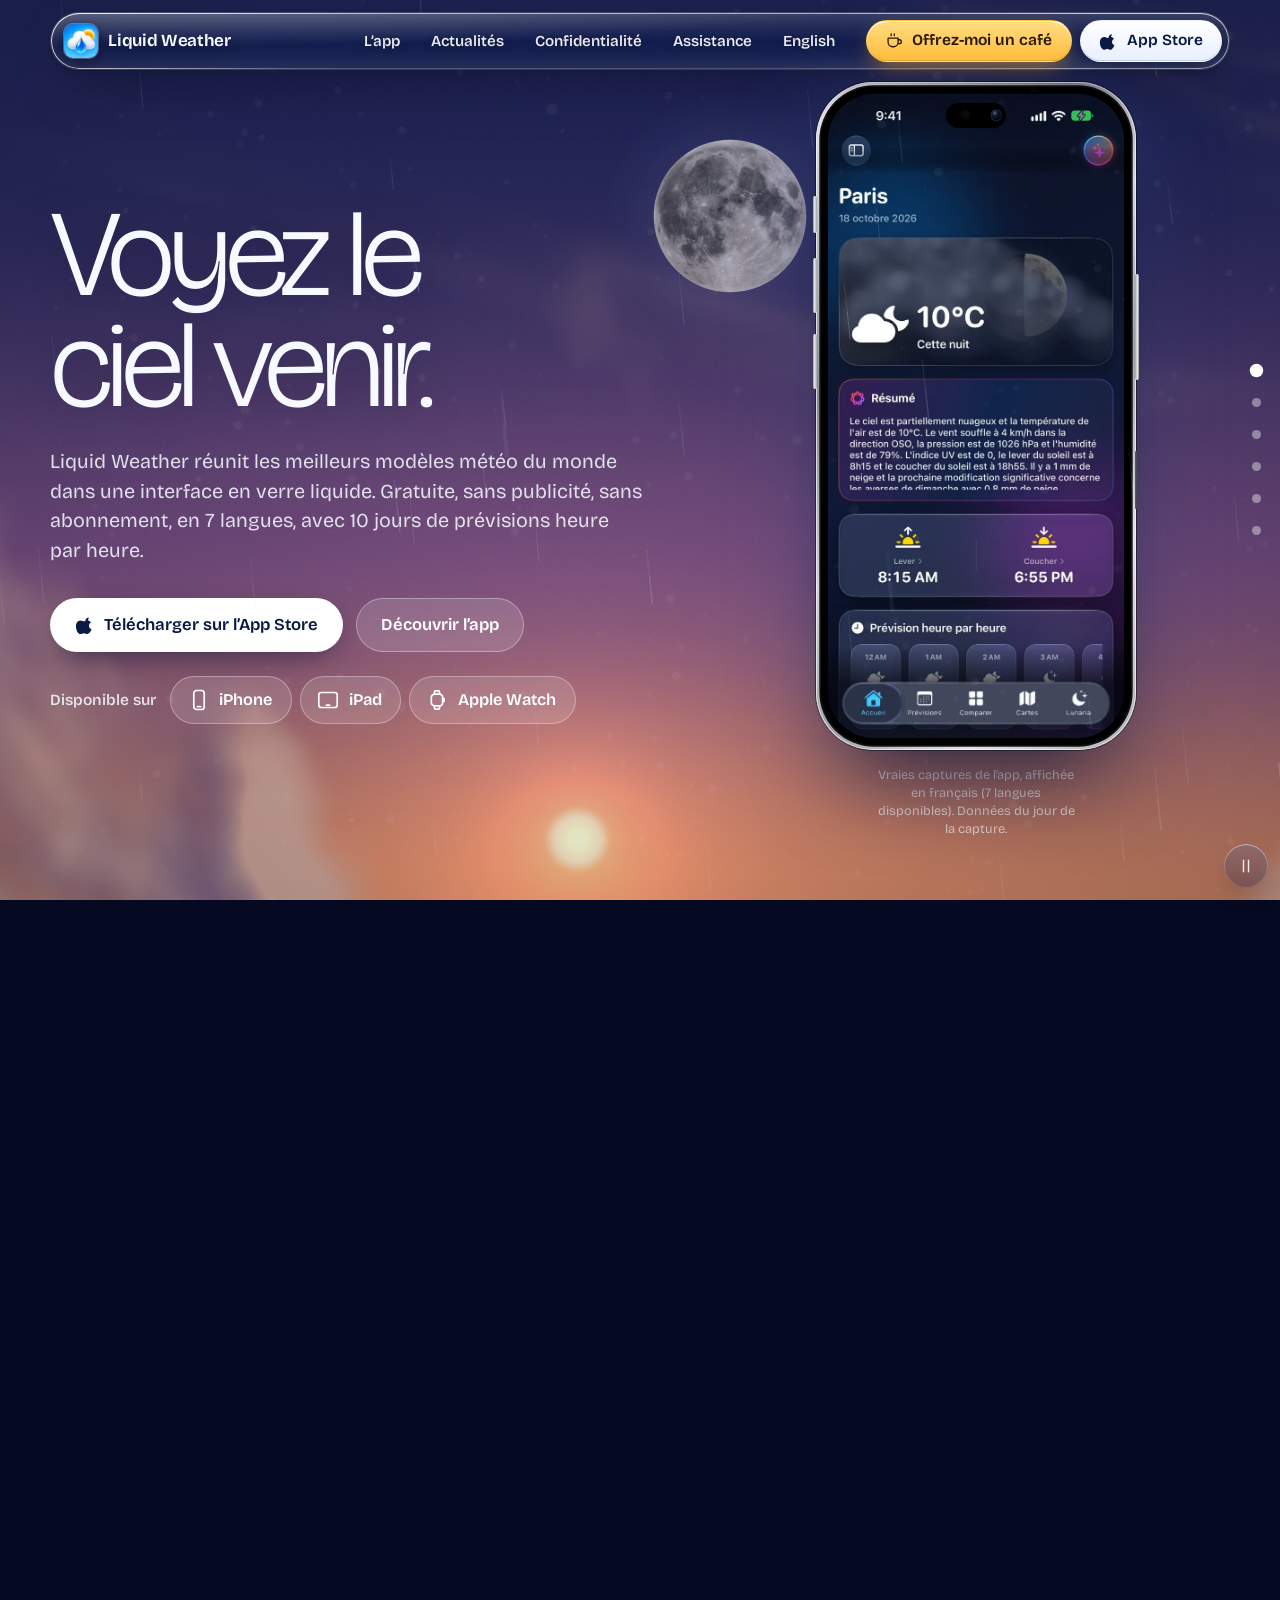
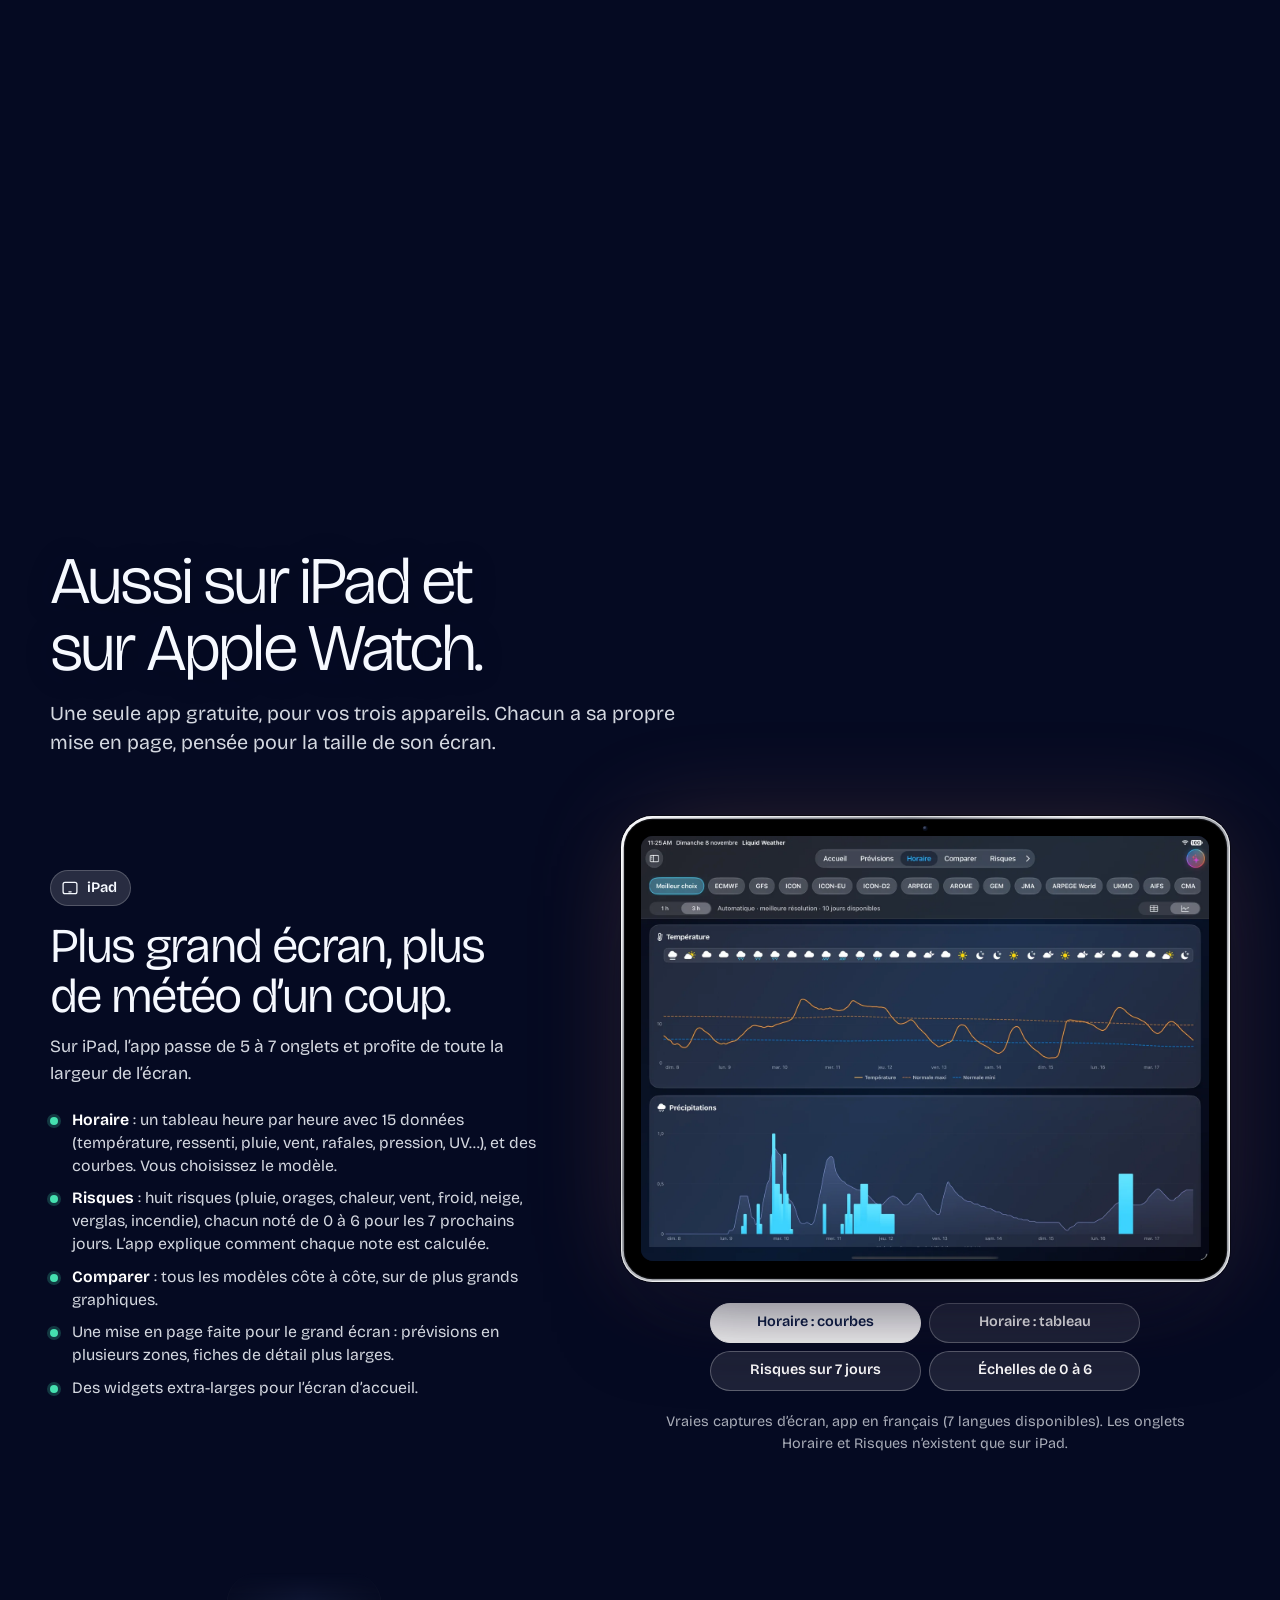
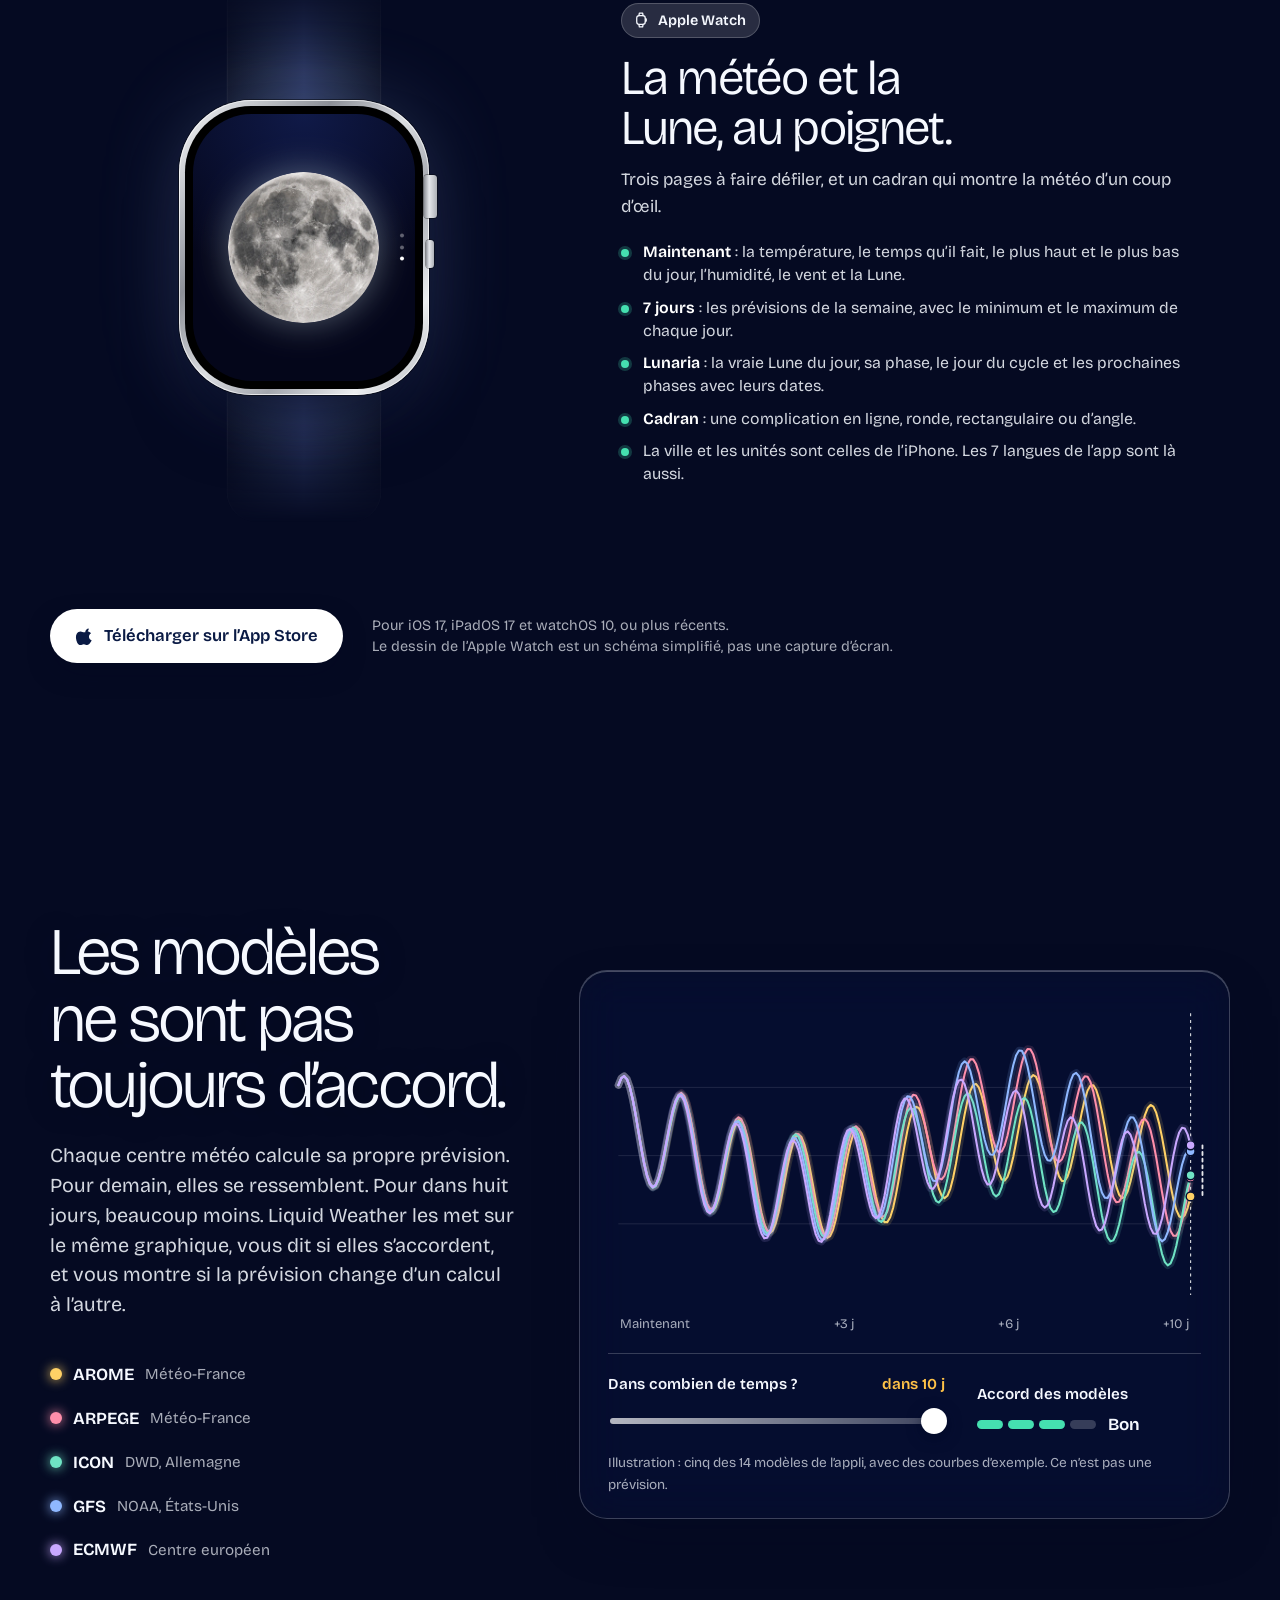
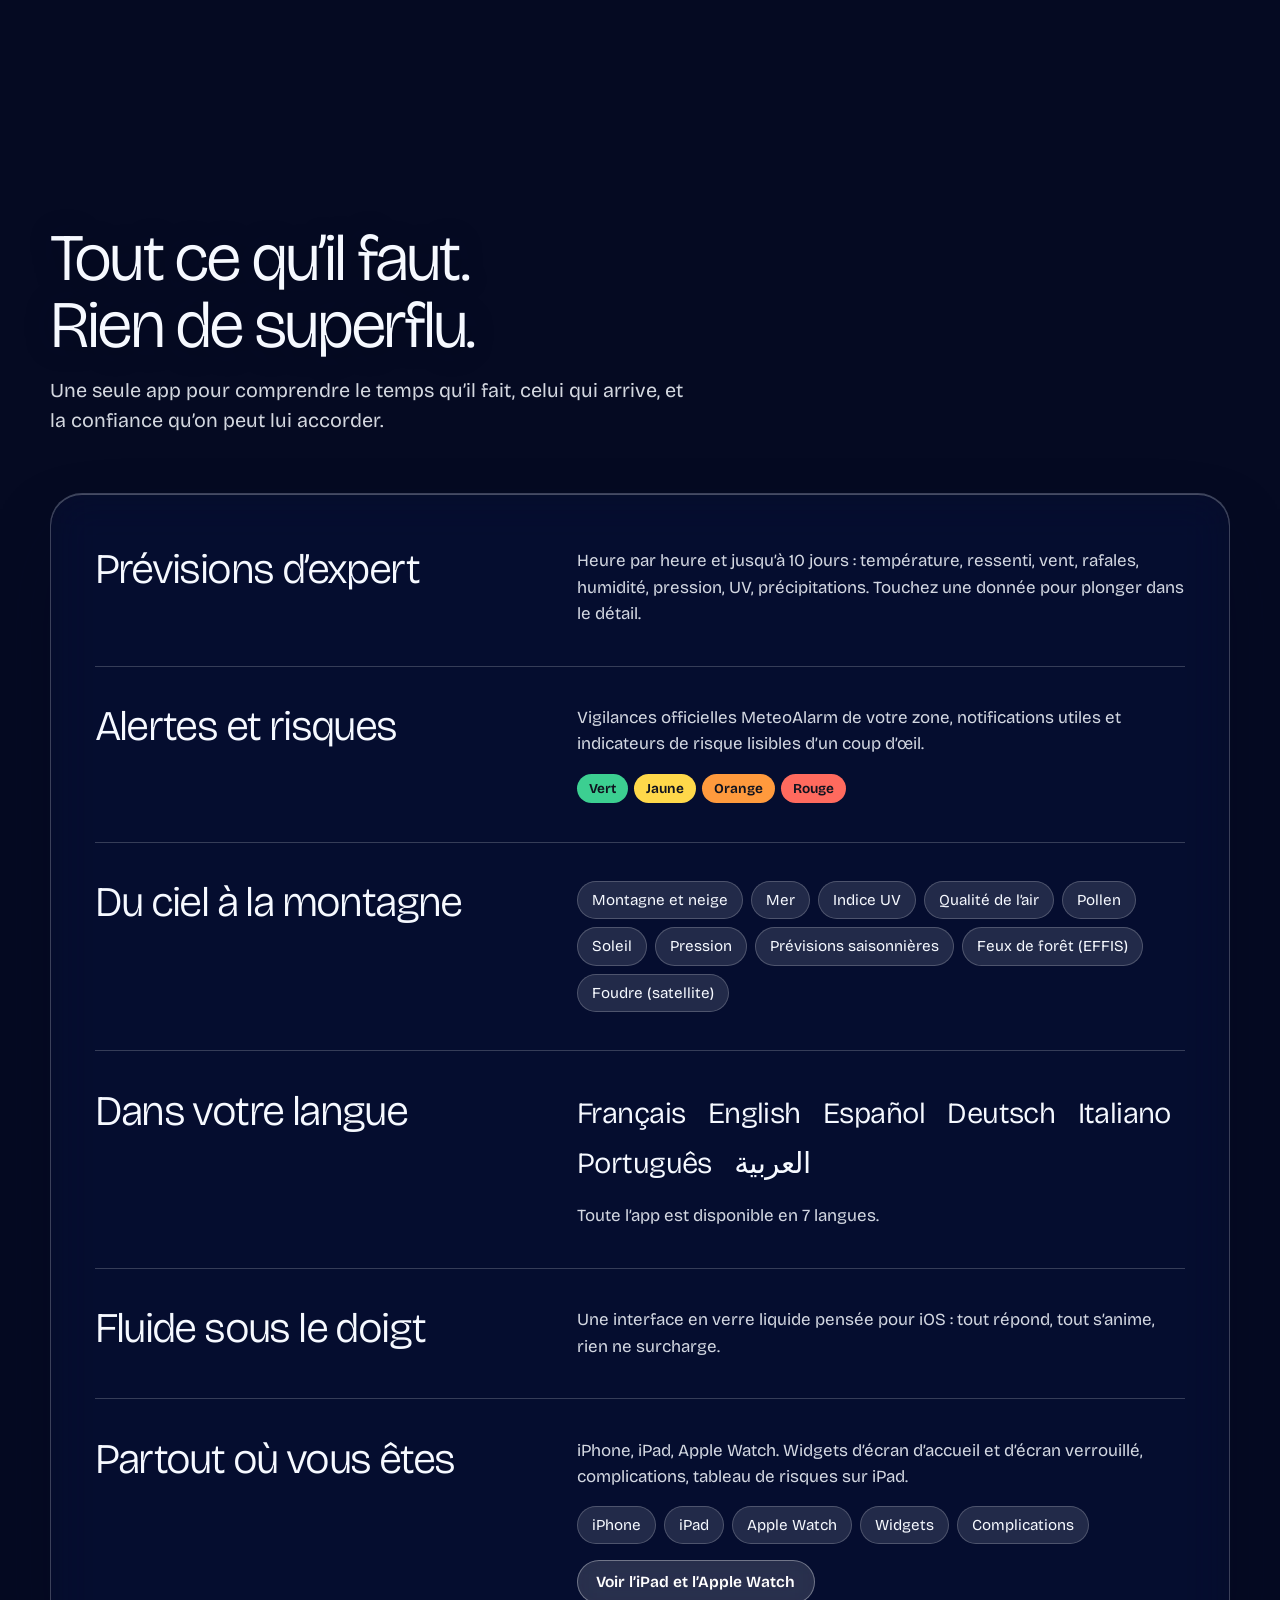
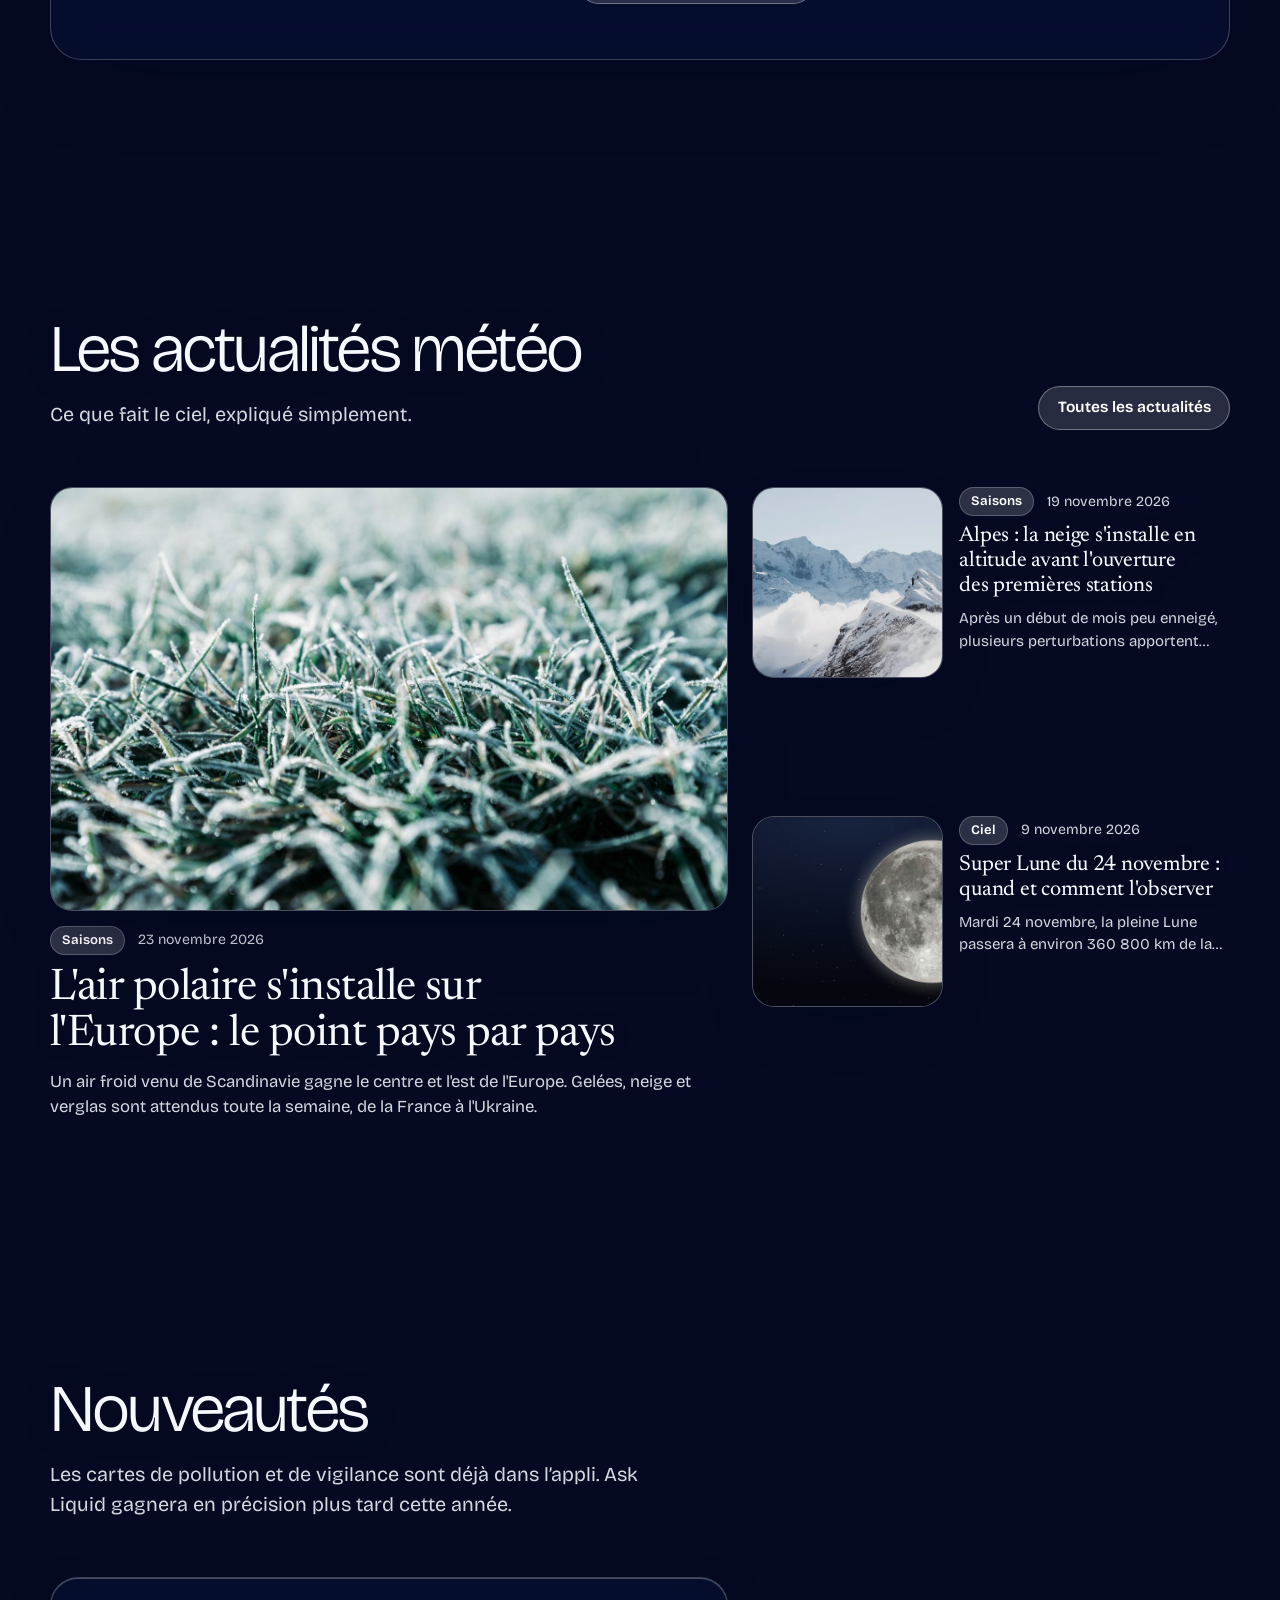
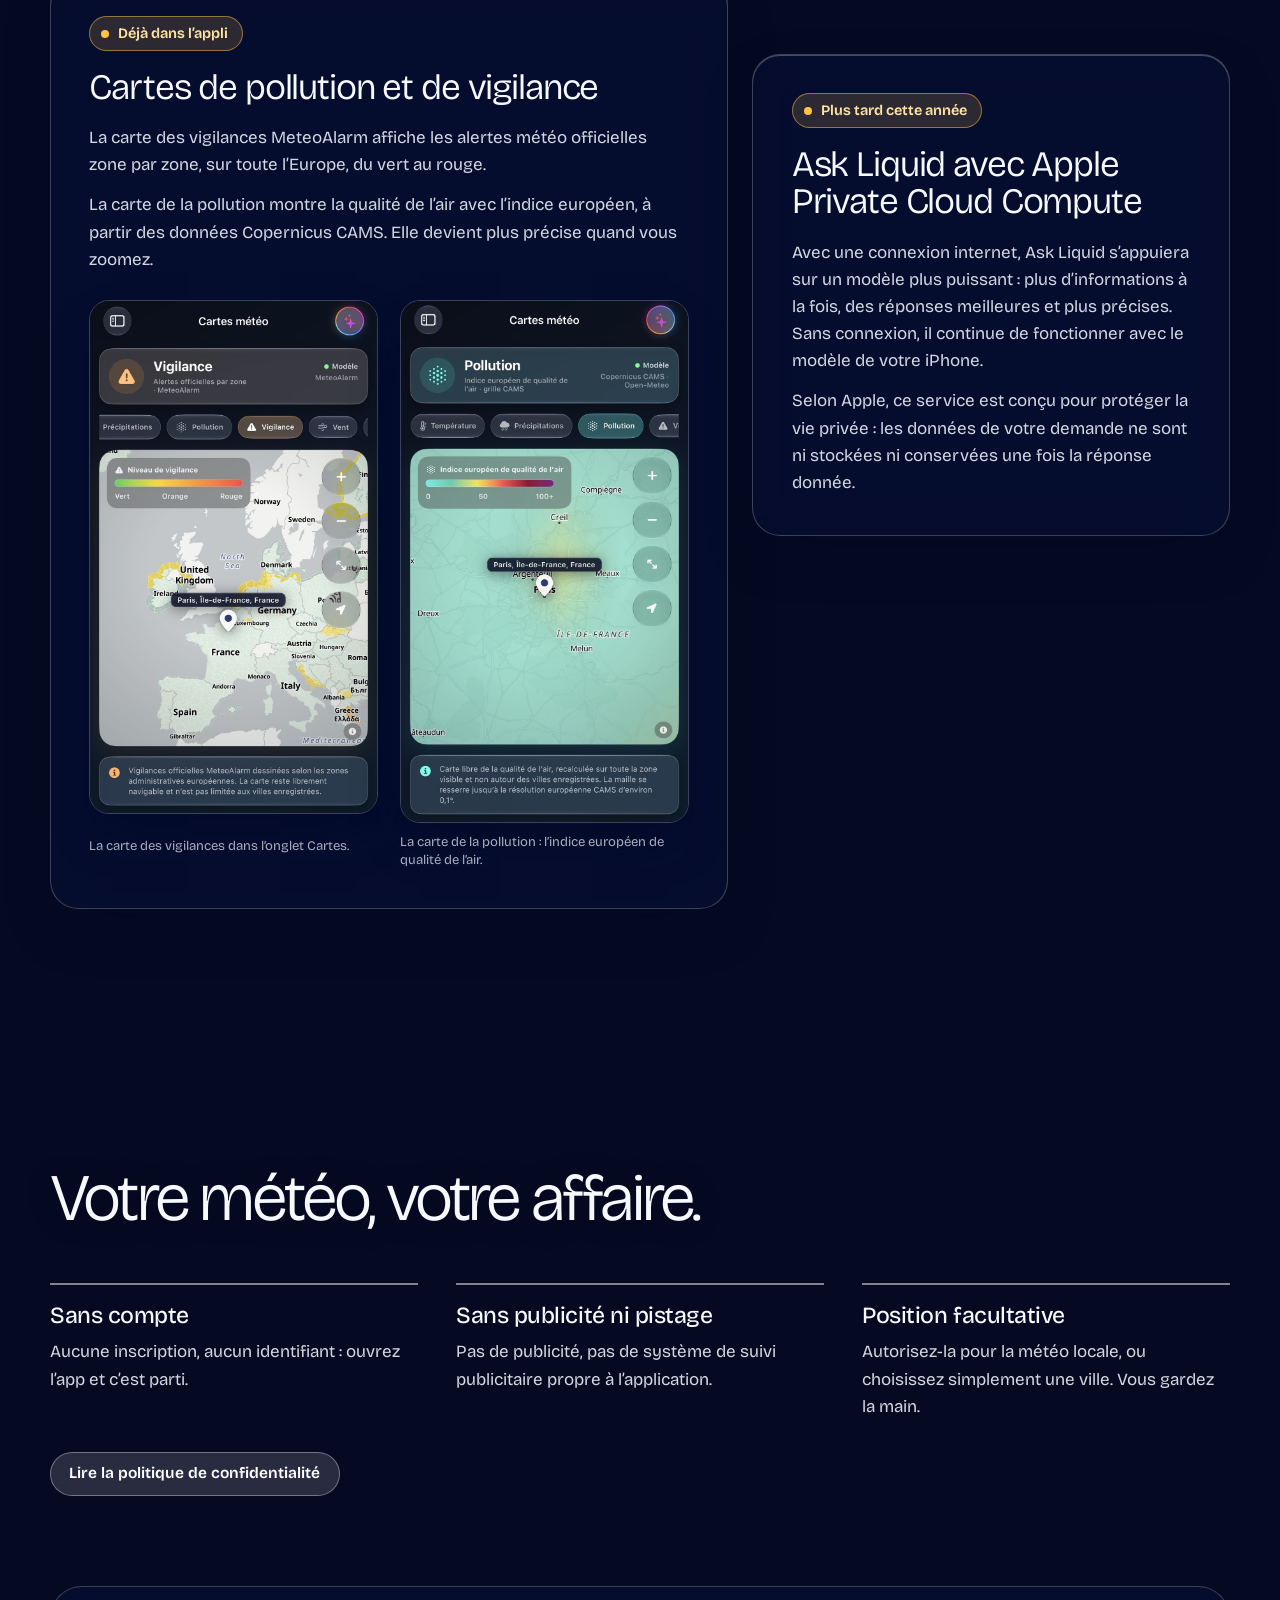
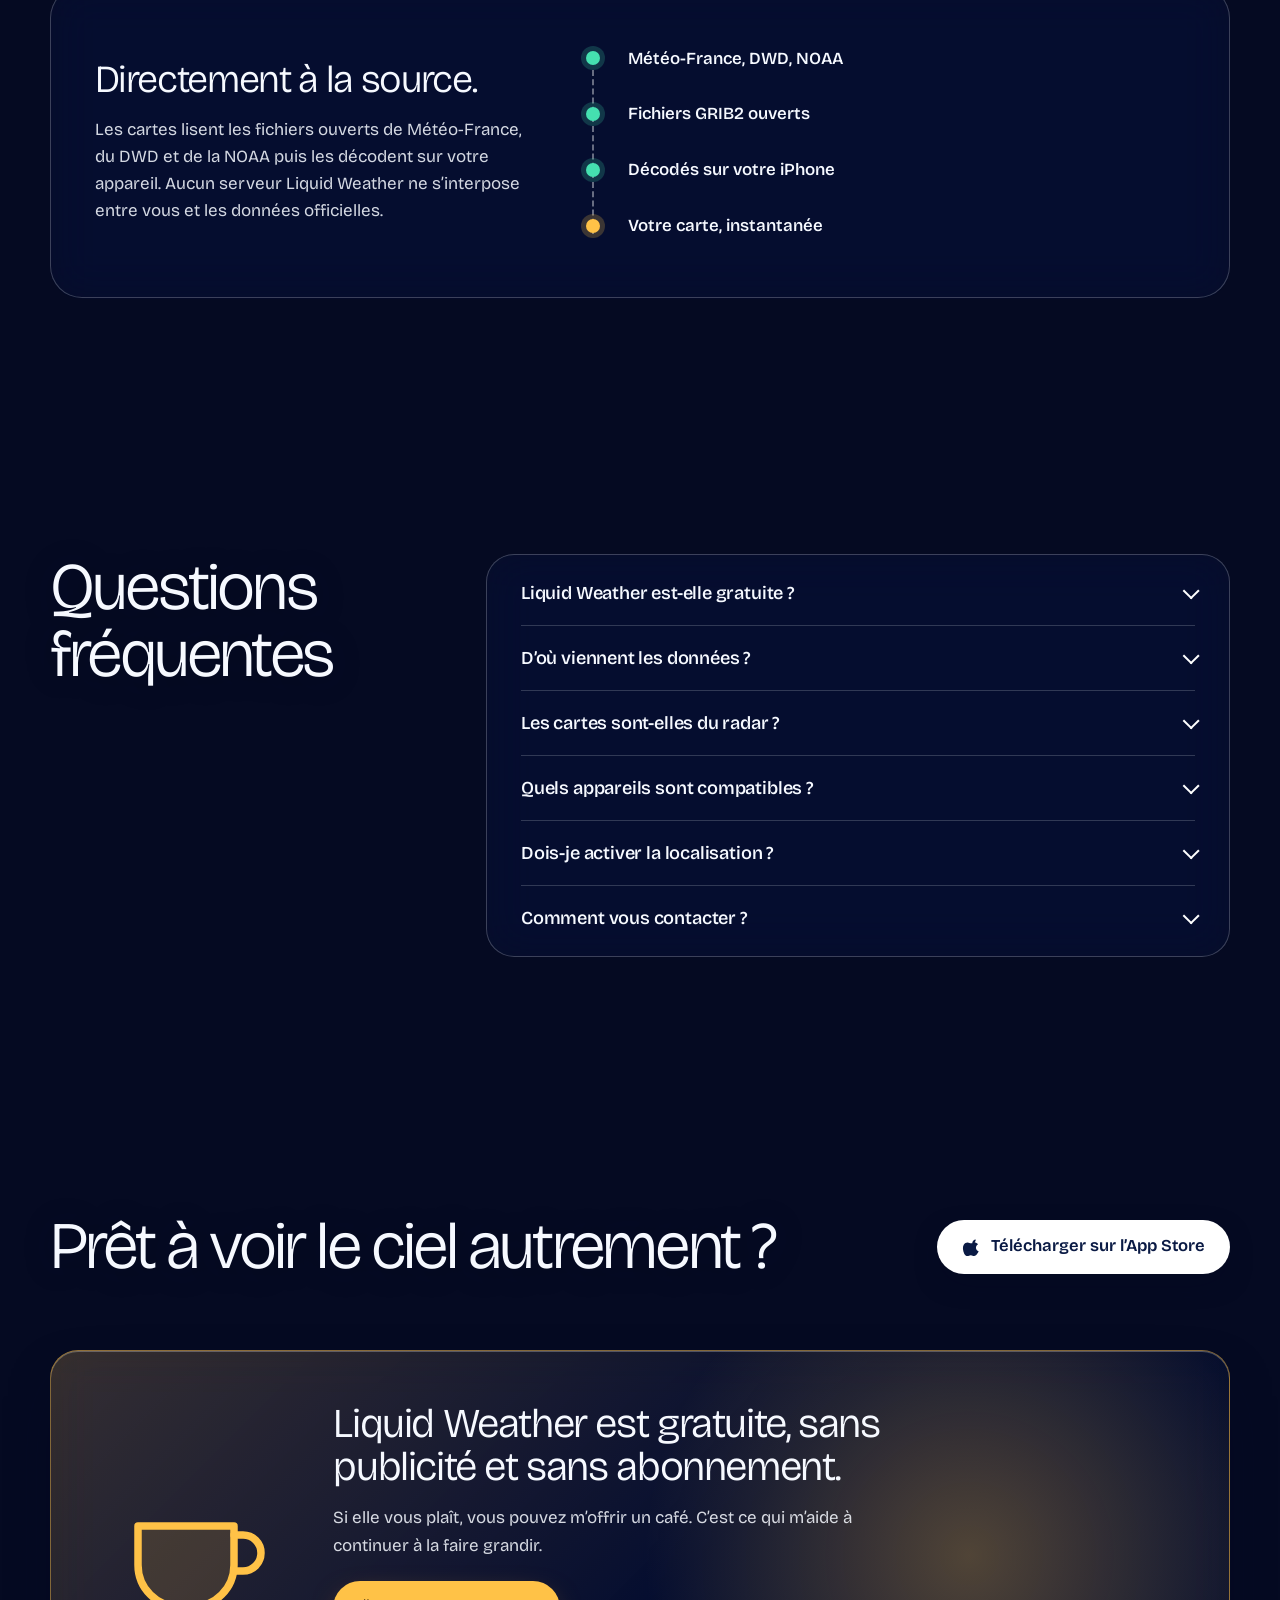
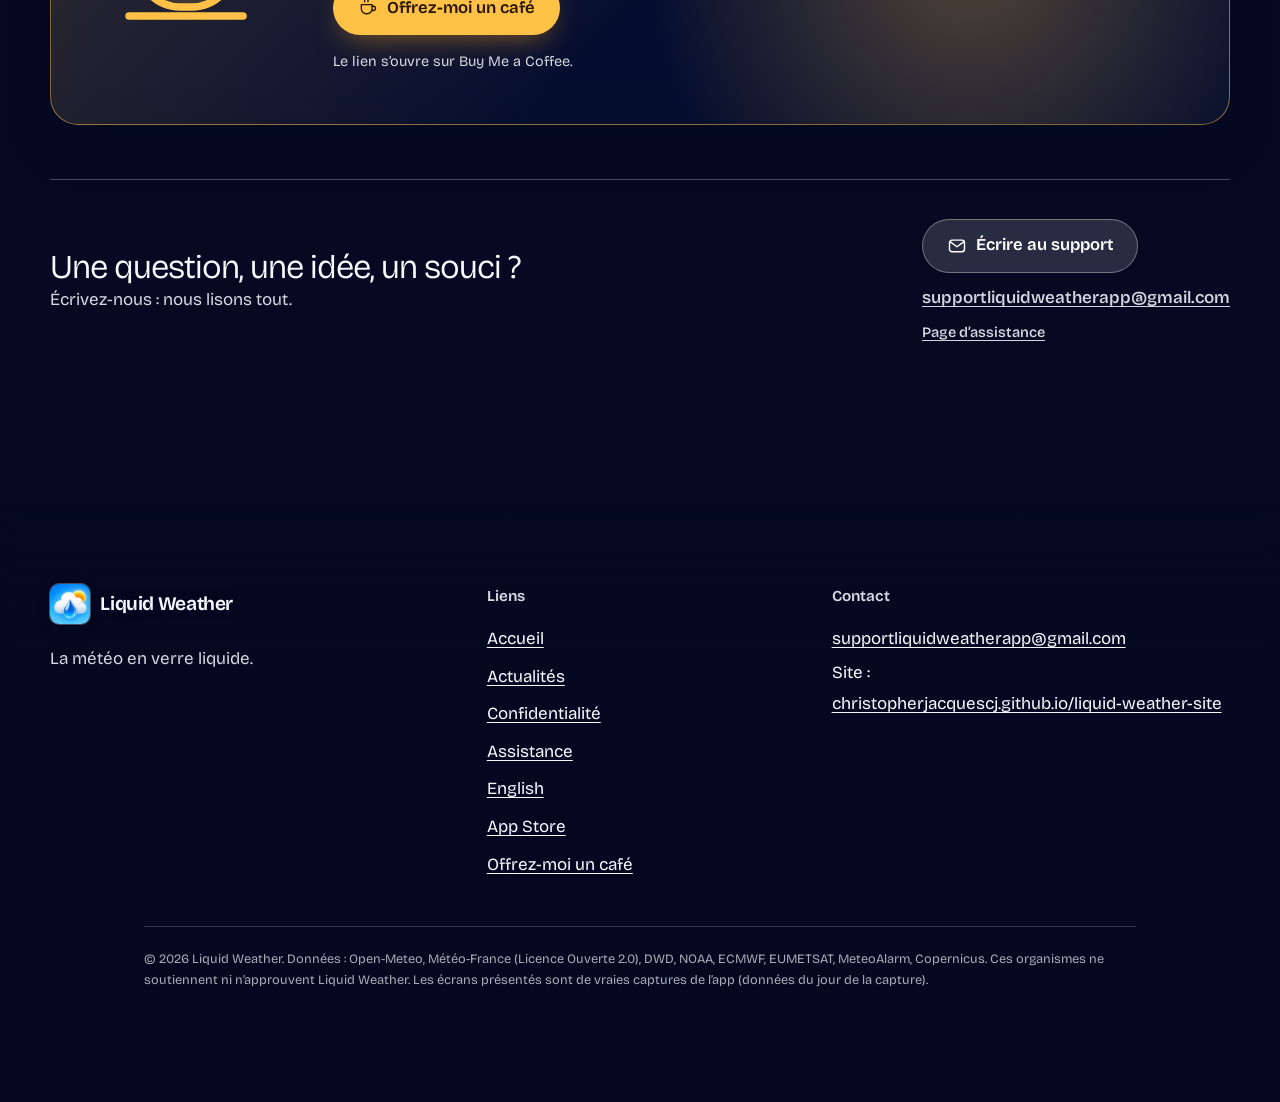
<file: index.html>
<!doctype html>
<html lang="fr" class="no-js">
<head>
<meta charset="utf-8">
<meta name="viewport" content="width=device-width, initial-scale=1, viewport-fit=cover">
<meta name="theme-color" content="#050a22">
<meta name="color-scheme" content="dark">
<meta name="referrer" content="strict-origin-when-cross-origin">
<title>Liquid Weather — La météo en verre liquide pour iPhone, iPad et Apple Watch</title>
<meta name="description" content="Liquid Weather compare jusqu’à 14 modèles météo (AROME, ICON, ARPEGE, GFS, ECMWF…) : prévisions heure par heure, cartes HD animées, alertes officielles, Lune et assistant IA. Sur iPhone, iPad et Apple Watch. Gratuit, sans pub.">
<link rel="canonical" href="https://christopherjacquescj.github.io/liquid-weather-site/">
<link rel="alternate" hreflang="fr" href="https://christopherjacquescj.github.io/liquid-weather-site/">
<link rel="alternate" hreflang="en" href="https://christopherjacquescj.github.io/liquid-weather-site/index-en.html">
<link rel="alternate" hreflang="x-default" href="https://christopherjacquescj.github.io/liquid-weather-site/">
<meta property="og:type" content="website">
<meta property="og:site_name" content="Liquid Weather">
<meta property="og:title" content="Liquid Weather — La météo en verre liquide pour iPhone, iPad et Apple Watch">
<meta property="og:description" content="Liquid Weather compare jusqu’à 14 modèles météo (AROME, ICON, ARPEGE, GFS, ECMWF…) : prévisions heure par heure, cartes HD animées, alertes officielles, Lune et assistant IA. Sur iPhone, iPad et Apple Watch. Gratuit, sans pub.">
<meta property="og:image" content="https://christopherjacquescj.github.io/liquid-weather-site/assets/og.jpg">
<meta property="og:url" content="https://christopherjacquescj.github.io/liquid-weather-site/">
<meta property="og:locale" content="fr_FR">
<meta name="twitter:card" content="summary_large_image">
<meta name="twitter:image" content="https://christopherjacquescj.github.io/liquid-weather-site/assets/og.jpg">
<link rel="icon" type="image/png" href="assets/favicon.png">
<link rel="apple-touch-icon" href="assets/apple-touch-icon.png">
<link rel="preload" href="assets/fonts/bricolage-latin.woff2" as="font" type="font/woff2" crossorigin>
<link rel="stylesheet" href="css/site.css?v=4f5ab956">
<script>document.documentElement.className='js'</script>
<script type="application/ld+json">{"@context":"https://schema.org","@type":"MobileApplication","name":"Liquid Weather","operatingSystem":"iOS, iPadOS, watchOS","applicationCategory":"WeatherApplication","description":"Liquid Weather compare jusqu’à 14 modèles météo (AROME, ICON, ARPEGE, GFS, ECMWF…) : prévisions heure par heure, cartes HD animées, alertes officielles, Lune et assistant IA. Sur iPhone, iPad et Apple Watch. Gratuit, sans pub.","offers":{"@type":"Offer","price":"0","priceCurrency":"EUR"},"inLanguage":["fr","en","es","de","it","pt","ar"],"url":"https://christopherjacquescj.github.io/liquid-weather-site/"}</script>
</head>
<body class="page-home ">
<a class="skip" href="#main">Aller au contenu</a>
<div class="sky" aria-hidden="true"><canvas id="sky"></canvas><div class="moon" id="moon"><img src="assets/moon-full.webp?v=46697ee9" alt="" width="640" height="640" decoding="async"></div></div><div class="sky-scrim" aria-hidden="true"></div><canvas id="fx" class="fx" aria-hidden="true"></canvas>
<header class="nav" id="top">
<div class="nav-in glass">
<a class="brand" href="index.html" aria-label="Liquid Weather"><img src="assets/icon.png" width="34" height="34" alt=""><span>Liquid Weather</span></a>
<nav class="links" id="menu" aria-label="Navigation principale">
<a href="#app">L’app</a>
<a href="actualites.html">Actualités</a>
<a href="privacy.html">Confidentialité</a>
<a href="support.html">Assistance</a>
<a class="lang" href="index-en.html" lang="en" hreflang="en">English</a>
</nav>
<div class="nav-cta">
<a class="btn btn-coffee" href="https://buymeacoffee.com/liquidweatherapp" target="_blank" rel="noopener" aria-label="Offrez-moi un café (Buy Me a Coffee, nouvel onglet)"><svg viewBox="0 0 24 24" aria-hidden="true" focusable="false" fill="none" stroke="currentColor" stroke-width="1.7" stroke-linecap="round" stroke-linejoin="round" ><path d="M4 8h13v5a6 6 0 0 1-6 6H10a6 6 0 0 1-6-6z"/><path d="M17 10h1.5a2.5 2.5 0 0 1 0 5H17"/><path d="M8 2.5v2M12 2.5v2"/></svg><span class="long">Offrez-moi un café</span><span class="short" aria-hidden="true">Café</span></a>
<a class="btn btn-store" href="https://apps.apple.com/us/app/liquid-weather/id6807434223" target="_blank" rel="noopener" aria-label="Télécharger Liquid Weather sur l’App Store (nouvel onglet)"><svg viewBox="0 0 24 24" aria-hidden="true" focusable="false" fill="currentColor"><path d="M16.5 3c.1 1.2-.4 2.4-1.1 3.2-.8.9-1.9 1.5-3 1.4-.1-1.2.4-2.4 1.1-3.1.8-.9 2-1.4 3-1.5zM20 17.2c-.5 1.2-.8 1.7-1.5 2.7-1 1.4-2.3 3.1-4 3.1-1.5 0-1.9-1-3.9-1s-2.5 1-4 1c-1.7 0-2.9-1.6-3.9-3C.9 16.200.6 11.700 2.100 9.300 3.200 7.600 5 6.600 6.700 6.600c1.700 0 2.800 1 4.200 1 1.400 0 2.200-1 4.200-1 1.500 0 3.100.8 4.200 2.200-3.700 2-3.100 7.300.7 8.400z"/></svg><span>App Store</span></a>
<button class="burger" type="button" aria-expanded="false" aria-controls="menu" aria-label="Menu"><span></span></button>
</div>
</div>
</header>
<main id="main">
<section class="tour" id="app" aria-label="Visite de l’app">
<span class="sky-mark" data-sky="now" style="top:0%" aria-hidden="true"></span><span class="sky-mark" data-sky="now" style="top:14%" aria-hidden="true"></span><span class="sky-mark" data-sky="fair" style="top:28%" aria-hidden="true"></span><span class="sky-mark" data-sky="fair" style="top:62%" aria-hidden="true"></span><span class="sky-mark" data-sky="aurora" style="top:80%" aria-hidden="true"></span><span class="sky-mark" data-sky="aurora" style="top:100%" aria-hidden="true"></span>
<div class="tour-stage">
<div class="tour-copy">
<article class="chap chap-hero" data-chap="0">
<h1 class="h-hero">Voyez le ciel venir.</h1>
<p class="lead">Liquid Weather réunit les meilleurs modèles météo du monde dans une interface en verre liquide. Gratuite, sans publicité, sans abonnement, en 7 langues, avec 10 jours de prévisions heure par heure.</p>
<div class="cta">
<a class="btn btn-store btn-lg" href="https://apps.apple.com/us/app/liquid-weather/id6807434223" target="_blank" rel="noopener"><svg viewBox="0 0 24 24" aria-hidden="true" focusable="false" fill="currentColor"><path d="M16.5 3c.1 1.2-.4 2.4-1.1 3.2-.8.9-1.9 1.5-3 1.4-.1-1.2.4-2.4 1.1-3.1.8-.9 2-1.4 3-1.5zM20 17.2c-.5 1.2-.8 1.7-1.5 2.7-1 1.4-2.3 3.1-4 3.1-1.5 0-1.9-1-3.9-1s-2.5 1-4 1c-1.7 0-2.9-1.6-3.9-3C.9 16.200.6 11.700 2.100 9.300 3.200 7.600 5 6.600 6.700 6.600c1.700 0 2.800 1 4.200 1 1.400 0 2.200-1 4.200-1 1.500 0 3.100.8 4.200 2.200-3.700 2-3.100 7.300.7 8.400z"/></svg><span>Télécharger sur l’App Store</span></a>
<a class="btn btn-glass btn-lg" href="#c-home" data-go="1">Découvrir l’app</a>
</div>
<div class="devs"><p class="devs-on">Disponible sur</p><ul aria-label="Appareils compatibles"><li><a href="#appareils"><svg viewBox="0 0 24 24" aria-hidden="true" focusable="false" fill="none" stroke="currentColor" stroke-width="1.7" stroke-linecap="round" stroke-linejoin="round" ><rect x="6.800" y="2.500" width="10.400" height="19" rx="2.800"/><path d="M10.300 18.600h3.400"/></svg><span>iPhone</span></a></li><li><a href="#appareils"><svg viewBox="0 0 24 24" aria-hidden="true" focusable="false" fill="none" stroke="currentColor" stroke-width="1.7" stroke-linecap="round" stroke-linejoin="round" ><rect x="2.800" y="4.500" width="18.400" height="15" rx="2.600"/><path d="M10.500 17.100h3"/></svg><span>iPad</span></a></li><li><a href="#appareils"><svg viewBox="0 0 24 24" aria-hidden="true" focusable="false" fill="none" stroke="currentColor" stroke-width="1.7" stroke-linecap="round" stroke-linejoin="round" ><rect x="6.300" y="6.200" width="11.400" height="11.600" rx="3.400"/><path d="m9.200 6.200.6-3.400h4.400l.6 3.400M9.200 17.800l.6 3.400h4.400l.6-3.400"/><path d="M17.700 10.600H19v2.800h-1.300"/></svg><span>Apple Watch</span></a></li></ul></div>
</article>
<article class="chap panel" data-chap="1" data-tab="home" id="c-home" aria-labelledby="c-home-t">
<p class="tabpill"><svg viewBox="0 0 24 24" aria-hidden="true" focusable="false" fill="none" stroke="currentColor" stroke-width="1.7" stroke-linecap="round" stroke-linejoin="round" ><path d="M3.500 11 12 4l8.500 7"/><path d="M5.500 9.500V20h13V9.500"/><path d="M10 20v-5.500h4V20"/></svg><span>Accueil</span></p>
<h2 id="c-home-t" class="h-chap">Votre ciel, d’un coup d’œil</h2>
<p class="chap-text">Une carte du ciel qui vit : nuages, pluie, neige, orage, Lune. Puis tout ce qui compte, de haut en bas.</p>
<ul class="ticks"><li>Un résumé rédigé par l’IA de l’appareil, à partir des prévisions réelles</li><li>Lever et coucher du soleil, prévision heure par heure</li><li>Température, vent, humidité, visibilité, nébulosité, écart aux normales</li><li>Probabilité de précipitations, qualité de l’air, risques météo, pression, rose des vents, pollen</li><li>Touchez une carte pour ouvrir son détail complet</li></ul>

</article><article class="chap panel" data-chap="2" data-tab="forecast" id="c-forecast" aria-labelledby="c-forecast-t">
<p class="tabpill"><svg viewBox="0 0 24 24" aria-hidden="true" focusable="false" fill="none" stroke="currentColor" stroke-width="1.7" stroke-linecap="round" stroke-linejoin="round" ><rect x="3.500" y="5" width="17" height="15.500" rx="3"/><path d="M3.500 10h17M8 3v4M16 3v4"/></svg><span>Prévisions</span></p>
<h2 id="c-forecast-t" class="h-chap">Jusqu’à 10 jours, heure par heure</h2>
<p class="chap-text">Chaque variable a son graphique : températures, précipitations, vent, UV, pression… avec un curseur pour lire la valeur exacte.</p>
<ul class="ticks"><li>Prévisions jusqu’à 10 jours et vue heure par heure</li><li>Graphiques à glisser du doigt, valeurs lues à l’instant</li><li>Deux modes d’affichage pour aller à l’essentiel ou au détail</li></ul>
<div class="chips" role="group" aria-label="Affichage" data-chips="forecast"><button type="button" aria-pressed="true">Températures</button><button type="button" aria-pressed="false">Précipitations</button></div>
</article><article class="chap panel" data-chap="3" data-tab="compare" id="c-compare" aria-labelledby="c-compare-t">
<p class="tabpill"><svg viewBox="0 0 24 24" aria-hidden="true" focusable="false" fill="none" stroke="currentColor" stroke-width="1.7" stroke-linecap="round" stroke-linejoin="round" ><rect x="4" y="4" width="7" height="7" rx="2"/><rect x="13" y="4" width="7" height="7" rx="2"/><rect x="4" y="13" width="7" height="7" rx="2"/><rect x="13" y="13" width="7" height="7" rx="2"/></svg><span>Comparer</span></p>
<h2 id="c-compare-t" class="h-chap">Jusqu’à 14 modèles, un seul regard</h2>
<p class="chap-text">AROME, ICON, ARPEGE, GFS, ECMWF, UKMO et bien d’autres, face à face : accords, désaccords, et évolution d’un calcul à l’autre.</p>
<ul class="ticks"><li>Chaque modèle sur le même graphique</li><li>Un classement des modèles et un indice d’accord</li><li>Analyse des calculs précédents : la prévision change-t-elle ?</li></ul>
<div class="chips" role="group" aria-label="Affichage" data-chips="compare"><button type="button" aria-pressed="true">Résumé</button><button type="button" aria-pressed="false">Quelques Nuages</button><button type="button" aria-pressed="false">Thermomètre</button></div>
</article><article class="chap panel" data-chap="4" data-tab="maps" id="c-maps" aria-labelledby="c-maps-t">
<p class="tabpill"><svg viewBox="0 0 24 24" aria-hidden="true" focusable="false" fill="none" stroke="currentColor" stroke-width="1.7" stroke-linecap="round" stroke-linejoin="round" ><path d="m3.500 6.500 5.500-2 6 2.500 5.500-2v13l-5.500 2-6-2.500-5.500 2z"/><path d="M9 4.500v13M15 7v13"/></svg><span>Cartes</span></p>
<h2 id="c-maps-t" class="h-chap">Le ciel en mouvement</h2>
<p class="chap-text">Température, pluie, vent, nuages, neige, orages, animés heure par heure. Le modèle le plus fin est choisi selon votre zoom : AROME HD sur la France.</p>
<ul class="ticks"><li>Couches : température, pluie, vent, rafales, nuages, neige…</li><li>Curseur du temps et animation fluide</li><li>Données officielles décodées sur l’appareil, sans serveur</li></ul>
<div class="chips" role="group" aria-label="Couches de la carte" data-chips="maps"><button type="button" aria-pressed="true">Température</button><button type="button" aria-pressed="false">Précipitations</button><button type="button" aria-pressed="false">Vent</button><button type="button" aria-pressed="false">Nuages</button><button type="button" aria-pressed="false">Cumul neige</button></div>
</article><article class="chap panel" data-chap="5" data-tab="moon" id="c-moon" aria-labelledby="c-moon-t">
<p class="tabpill"><svg viewBox="0 0 24 24" aria-hidden="true" focusable="false" fill="none" stroke="currentColor" stroke-width="1.7" stroke-linecap="round" stroke-linejoin="round" ><path d="M19.500 14A8 8 0 0 1 10 4.500 8 8 0 1 0 19.500 14z"/><path d="M17 3.500v3M15.500 5h3"/></svg><span>Lunaria</span></p>
<h2 id="c-moon-t" class="h-chap">La Lune, calculée</h2>
<p class="chap-text">Phases réelles, lever et coucher, éclipses : tout vient des éphémérides, avec une vraie Lune qui change de phase.</p>
<ul class="ticks"><li>Phase et illumination du jour</li><li>Lever, coucher et culmination</li><li>Calendrier lunaire</li></ul>
<p class="moon-live" data-moon-names="Nouvelle Lune|Premier croissant|Premier quartier|Lune gibbeuse croissante|Pleine Lune|Lune gibbeuse décroissante|Dernier quartier|Dernier croissant" data-moon-tpl="Aujourd’hui : {name}, environ {pct} % éclairée." hidden></p>
</article>
</div>
<div class="tour-phone">
<div class="phone" id="phone">
<div class="phone-body"><i class="hw l act"></i><i class="hw l vup"></i><i class="hw l vdn"></i><i class="hw r pwr"></i><i class="hw r cam"></i><div class="phone-glass"><div class="screen" id="screen" role="img" aria-label="Écran de Liquid Weather"><i class="island"></i>
<div class="layer is-on" data-tab="home"><div class="page-clip"><div class="page"><img src="assets/home.webp?v=6bb90a4e" width="660" height="4438" alt="" decoding="async" fetchpriority="high"></div></div>
<img class="ov top" src="assets/home-top.webp?v=c00883e1" width="660" height="170" alt=""><img class="ov bot" src="assets/home-tab.webp?v=7573b491" width="660" height="154" alt=""></div>
</div></div></div>
</div>
<p class="phone-note">Vraies captures de l’app, affichée en français (7 langues disponibles). Données du jour de la capture.</p>
</div>
<ol class="tour-dots" aria-label="Chapitres de la visite">
<li><a href="#app" data-go="0" aria-label="Voyez le ciel venir."><span></span></a></li>
<li><a href="#c-home" data-go="1" aria-label="Accueil"><span></span></a></li><li><a href="#c-forecast" data-go="2" aria-label="Prévisions"><span></span></a></li><li><a href="#c-compare" data-go="3" aria-label="Comparer"><span></span></a></li><li><a href="#c-maps" data-go="4" aria-label="Cartes"><span></span></a></li><li><a href="#c-moon" data-go="5" aria-label="Lunaria"><span></span></a></li>
</ol>
</div>
<script type="application/json" id="tour-data">{"screen":[660,1434],"hots":{"home":[5.682,91.736,19.318,5.649],"forecast":[23.0,91.736,19.318,5.649],"compare":[40.341,91.736,19.318,5.649],"maps":[57.682,91.736,19.318,5.649],"moon":[75.0,91.736,19.318,5.649]},"tabs":[{"id":"home","ratio":6.7242,"layers":[{"img":"assets/home.webp?v=6bb90a4e"}],"top":"assets/home-top.webp?v=c00883e1","bot":"assets/home-tab.webp?v=7573b491"},{"id":"forecast","ratio":7.25,"layers":[{"img":"assets/forecast-s0.webp?v=8556e8db","label":"Températures"},{"img":"assets/forecast-s1.webp?v=844b7ecc","label":"Précipitations"}],"top":"assets/forecast-top.webp?v=76a5504a","bot":"assets/forecast-tab.webp?v=e1511aac"},{"id":"compare","ratio":7.4636,"layers":[{"img":"assets/compare-s0.webp?v=650786d1","label":"Résumé"},{"img":"assets/compare-s1.webp?v=205d80a4","label":"Quelques Nuages"},{"img":"assets/compare-s2.webp?v=34c7e37e","label":"Thermomètre"}],"top":"assets/compare-top.webp?v=ca91ea26","bot":"assets/compare-tab.webp?v=a3e1572a"},{"id":"maps","layers":[{"img":"assets/map-l0.webp?v=2454cc52","label":"Température"},{"img":"assets/map-l1.webp?v=6444a206","label":"Précipitations"},{"img":"assets/map-l2.webp?v=951e3f59","label":"Vent"},{"img":"assets/map-l3.webp?v=60780834","label":"Nuages"},{"img":"assets/map-l4.webp?v=1a82eba0","label":"Cumul neige"}],"times":["assets/map-t0.webp?v=52d239e4","assets/map-t1.webp?v=77d78ab5","assets/map-t2.webp?v=77ea30d7","assets/map-t3.webp?v=0ad05a28","assets/map-t4.webp?v=a14b8e92","assets/map-t5.webp?v=ec3b6987","assets/map-t6.webp?v=0dcb1bc4","assets/map-t7.webp?v=34244625"]},{"id":"moon","ratio":6.8667,"layers":[{"img":"assets/moon.webp?v=b9cad843"}],"top":"assets/moon-top.webp?v=8013d1f9","bot":"assets/moon-tab.webp?v=1711b95f"}]}</script>
</section>
<section class="devsec sec" id="appareils" aria-labelledby="dev-t">
<span class="sky-mark" data-sky="aurora" style="top:4%" aria-hidden="true"></span><span class="sky-mark" data-sky="aurora" style="top:46%" aria-hidden="true"></span>
<div class="wrap">
<header class="sec-head"><h2 id="dev-t" class="h-sec">Aussi sur iPad et sur Apple Watch.</h2><p class="lead">Une seule app gratuite, pour vos trois appareils. Chacun a sa propre mise en page, pensée pour la taille de son écran.</p></header>

<div class="dev-row dev-ipad-row">
<div class="dev-copy">
<p class="tabpill"><svg viewBox="0 0 24 24" aria-hidden="true" focusable="false" fill="none" stroke="currentColor" stroke-width="1.7" stroke-linecap="round" stroke-linejoin="round" ><rect x="2.800" y="4.500" width="18.400" height="15" rx="2.600"/><path d="M10.500 17.100h3"/></svg><span>iPad</span></p>
<h3 class="h-chap">Plus grand écran, plus de météo d’un coup.</h3>
<p class="chap-text">Sur iPad, l’app passe de 5 à 7 onglets et profite de toute la largeur de l’écran.</p>
<ul class="ticks"><li><b>Horaire</b> : un tableau heure par heure avec 15 données (température, ressenti, pluie, vent, rafales, pression, UV…), et des courbes. Vous choisissez le modèle.</li><li><b>Risques</b> : huit risques (pluie, orages, chaleur, vent, froid, neige, verglas, incendie), chacun noté de 0 à 6 pour les 7 prochains jours. L’app explique comment chaque note est calculée.</li><li><b>Comparer</b> : tous les modèles côte à côte, sur de plus grands graphiques.</li><li>Une mise en page faite pour le grand écran : prévisions en plusieurs zones, fiches de détail plus larges.</li><li>Des widgets extra-larges pour l’écran d’accueil.</li></ul>
</div>
<figure class="dev-fig dev-fig-ipad">
<div class="ipad"><div class="ipad-glass"><div class="ipad-screen"><img class="shot on" src="assets/ipad-horaire.webp?v=24b0c698" width="1440" height="1080" alt="Onglet Horaire de l’app sur iPad : la courbe de température et le graphique des précipitations sur 10 jours, avec la liste des modèles météo au-dessus." loading="lazy" decoding="async" draggable="false"><img class="shot" src="assets/ipad-tableau.webp?v=bbebe73e" width="1440" height="1080" alt="Onglet Horaire en tableau : une ligne toutes les 3 heures, avec la température, le ressenti, la pluie, l’humidité, le vent, les rafales et la pression." loading="lazy" decoding="async" draggable="false"><img class="shot" src="assets/ipad-risques.webp?v=1774a7bf" width="1440" height="1080" alt="Onglet Risques sur iPad : une grille de huit risques (pluie, orages, chaleur, vent, froid, neige, verglas, incendie), notés de 0 à 6, pour 7 jours." loading="lazy" decoding="async" draggable="false"><img class="shot" src="assets/ipad-methode.webp?v=48f50cfc" width="1440" height="1080" alt="Explication des risques sur iPad : l’échelle de 0 à 6 de chacun des huit risques." loading="lazy" decoding="async" draggable="false"></div></div></div>
<div class="chips ipad-chips" role="group" aria-label="Choisir l’écran de l’iPad à afficher"><button type="button" aria-pressed="true">Horaire : courbes</button><button type="button" aria-pressed="false">Horaire : tableau</button><button type="button" aria-pressed="false">Risques sur 7 jours</button><button type="button" aria-pressed="false">Échelles de 0 à 6</button></div>
<figcaption class="fine">Vraies captures d’écran, app en français (7 langues disponibles). Les onglets Horaire et Risques n’existent que sur iPad.</figcaption>
</figure>
</div>

<div class="dev-row dev-watch-row rev">
<div class="dev-copy">
<p class="tabpill"><svg viewBox="0 0 24 24" aria-hidden="true" focusable="false" fill="none" stroke="currentColor" stroke-width="1.7" stroke-linecap="round" stroke-linejoin="round" ><rect x="6.300" y="6.200" width="11.400" height="11.600" rx="3.400"/><path d="m9.200 6.200.6-3.400h4.400l.6 3.400M9.200 17.800l.6 3.400h4.400l.6-3.400"/><path d="M17.700 10.600H19v2.800h-1.300"/></svg><span>Apple Watch</span></p>
<h3 class="h-chap">La météo et la Lune, au poignet.</h3>
<p class="chap-text">Trois pages à faire défiler, et un cadran qui montre la météo d’un coup d’œil.</p>
<ul class="ticks"><li><b>Maintenant</b> : la température, le temps qu’il fait, le plus haut et le plus bas du jour, l’humidité, le vent et la Lune.</li><li><b>7 jours</b> : les prévisions de la semaine, avec le minimum et le maximum de chaque jour.</li><li><b>Lunaria</b> : la vraie Lune du jour, sa phase, le jour du cycle et les prochaines phases avec leurs dates.</li><li><b>Cadran</b> : une complication en ligne, ronde, rectangulaire ou d’angle.</li><li>La ville et les unités sont celles de l’iPhone. Les 7 langues de l’app sont là aussi.</li></ul>
</div>
<figure class="dev-fig">
<div class="watch" role="img" aria-label="Schéma d’une Apple Watch qui affiche la page Lunaria : la Lune."><i class="w-crown" aria-hidden="true"></i><i class="w-btn" aria-hidden="true"></i>
<div class="watch-case"><div class="watch-glass"><div class="watch-screen" aria-hidden="true"><img src="assets/moon-full.webp" width="640" height="640" alt="" loading="lazy" decoding="async"><span class="w-dots"><i></i><i></i><i></i></span></div></div></div></div>
</figure>
</div>

<div class="dev-foot">
<a class="btn btn-store btn-lg" href="https://apps.apple.com/us/app/liquid-weather/id6807434223" target="_blank" rel="noopener"><svg viewBox="0 0 24 24" aria-hidden="true" focusable="false" fill="currentColor"><path d="M16.5 3c.1 1.2-.4 2.4-1.1 3.2-.8.9-1.9 1.5-3 1.4-.1-1.2.4-2.4 1.1-3.1.8-.9 2-1.4 3-1.5zM20 17.2c-.5 1.2-.8 1.7-1.5 2.7-1 1.4-2.3 3.1-4 3.1-1.5 0-1.9-1-3.9-1s-2.5 1-4 1c-1.7 0-2.9-1.6-3.9-3C.9 16.200.6 11.700 2.100 9.300 3.200 7.600 5 6.600 6.700 6.600c1.700 0 2.800 1 4.200 1 1.400 0 2.200-1 4.200-1 1.500 0 3.100.8 4.200 2.200-3.700 2-3.100 7.300.7 8.400z"/></svg><span>Télécharger sur l’App Store</span></a>
<p class="fine">Pour iOS 17, iPadOS 17 et watchOS 10, ou plus récents.<br>Le dessin de l’Apple Watch est un schéma simplifié, pas une capture d’écran.</p>
</div>
</div>
</section>
<section class="models sec" id="models" aria-labelledby="models-t">
<span class="sky-mark" data-sky="storm" style="top:26%" aria-hidden="true"></span><span class="sky-mark" data-sky="storm" style="top:82%" aria-hidden="true"></span>
<div class="wrap models-grid">
<div class="models-copy">
<h2 id="models-t" class="h-sec">Les modèles ne sont pas toujours d’accord.</h2>
<p class="lead">Chaque centre météo calcule sa propre prévision. Pour demain, elles se ressemblent. Pour dans huit jours, beaucoup moins. Liquid Weather les met sur le même graphique, vous dit si elles s’accordent, et vous montre si la prévision change d’un calcul à l’autre.</p>
<ul class="legend" aria-label="Modèles"><li data-model="0"><i style="--c:#ffd166"></i><b>AROME</b><span>Météo-France</span></li><li data-model="1"><i style="--c:#ff8fab"></i><b>ARPEGE</b><span>Météo-France</span></li><li data-model="2"><i style="--c:#6fe3c4"></i><b>ICON</b><span>DWD, Allemagne</span></li><li data-model="3"><i style="--c:#8fb8ff"></i><b>GFS</b><span>NOAA, États-Unis</span></li><li data-model="4"><i style="--c:#c9a8ff"></i><b>ECMWF</b><span>Centre européen</span></li></ul>
</div>
<figure class="chart glass" id="chart" data-colors="#ffd166,#ff8fab,#6fe3c4,#8fb8ff,#c9a8ff" data-in="dans {n} j" data-in1="dans 1 jour" data-now="Maintenant" data-agree="Faible|Moyen|Bon|Très bon">
<svg class="chart-svg" viewBox="0 0 800 420" role="img" aria-label="Illustration : cinq courbes de prévision qui s’écartent avec le temps" preserveAspectRatio="xMidYMid meet"></svg>
<div class="chart-axis" aria-hidden="true"><span>Maintenant</span><span>+3 j</span><span>+6 j</span><span>+10 j</span></div>
<div class="chart-ui">
<div class="ctl"><label for="horizon">Dans combien de temps ?</label><output id="horizon-out" for="horizon">Maintenant</output>
<input id="horizon" type="range" min="0" max="100" value="6" step="1"></div>
<div class="meter" aria-live="polite"><span class="meter-label">Accord des modèles</span><span class="meter-bars" aria-hidden="true"><i></i><i></i><i></i><i></i></span><b class="meter-val">Très bon</b></div>
</div>
<figcaption>Illustration : cinq des 14 modèles de l’appli, avec des courbes d’exemple. Ce n’est pas une prévision.</figcaption>
</figure>
</div>
</section>
<section class="feat sec" id="features" aria-labelledby="feat-t">
<span class="sky-mark" data-sky="snow" style="top:20%" aria-hidden="true"></span><span class="sky-mark" data-sky="snow" style="top:80%" aria-hidden="true"></span>
<div class="wrap">
<header class="sec-head"><h2 id="feat-t" class="h-sec">Tout ce qu’il faut. Rien de superflu.</h2><p class="lead">Une seule app pour comprendre le temps qu’il fait, celui qui arrive, et la confiance qu’on peut lui accorder.</p></header>
<ul class="toc">
<li class="toc-row"><h3>Prévisions d’expert</h3><div class="toc-body"><p>Heure par heure et jusqu’à 10 jours : température, ressenti, vent, rafales, humidité, pression, UV, précipitations. Touchez une donnée pour plonger dans le détail.</p></div></li>
<li class="toc-row"><h3>Alertes et risques</h3><div class="toc-body"><p>Vigilances officielles MeteoAlarm de votre zone, notifications utiles et indicateurs de risque lisibles d’un coup d’œil.</p><div class="levels" aria-hidden="true"><span class="lv lv0">Vert</span><span class="lv lv1">Jaune</span><span class="lv lv2">Orange</span><span class="lv lv3">Rouge</span></div></div></li>
<li class="toc-row"><h3>Du ciel à la montagne</h3><div class="toc-body"><ul class="tags"><li>Montagne et neige</li><li>Mer</li><li>Indice UV</li><li>Qualité de l’air</li><li>Pollen</li><li>Soleil</li><li>Pression</li><li>Prévisions saisonnières</li><li>Feux de forêt (EFFIS)</li><li>Foudre (satellite)</li></ul></div></li>
<li class="toc-row"><h3>Dans votre langue</h3><div class="toc-body"><ul class="langs"><li lang="fr">Français</li><li lang="en">English</li><li lang="es">Español</li><li lang="de">Deutsch</li><li lang="it">Italiano</li><li lang="pt">Português</li><li lang="ar" dir="rtl">العربية</li></ul><p>Toute l’app est disponible en 7 langues.</p></div></li>
<li class="toc-row"><h3>Fluide sous le doigt</h3><div class="toc-body"><p>Une interface en verre liquide pensée pour iOS : tout répond, tout s’anime, rien ne surcharge.</p></div></li>
<li class="toc-row"><h3>Partout où vous êtes</h3><div class="toc-body"><p>iPhone, iPad, Apple Watch. Widgets d’écran d’accueil et d’écran verrouillé, complications, tableau de risques sur iPad.</p><ul class="tags"><li>iPhone</li><li>iPad</li><li>Apple Watch</li><li>Widgets</li><li>Complications</li></ul><p><a class="btn btn-glass" href="#appareils">Voir l’iPad et l’Apple Watch</a></p></div></li>
</ul>
</div>
</section>
<section class="newsec sec" id="news" aria-labelledby="news-t">
<span class="sky-mark" data-sky="drizzle" style="top:20%" aria-hidden="true"></span><span class="sky-mark" data-sky="drizzle" style="top:80%" aria-hidden="true"></span>
<div class="wrap">
<header class="sec-head sec-head-row"><div><h2 id="news-t" class="h-sec">Les actualités météo</h2><p class="lead">Ce que fait le ciel, expliqué simplement.</p></div>
<a class="btn btn-glass" href="actualites.html">Toutes les actualités</a></header>
<div class="rail" id="news-rail" data-lang="fr" data-page="actualites.html" data-error="Les articles ne se chargent pas pour le moment. Réessayez dans un instant."><p class="rail-msg">Chargement des articles…</p></div>
<noscript><p class="rail-msg">Les actualités s’affichent avec JavaScript. Vous pouvez aussi les lire sur la page Actualités.</p></noscript>
</div>
</section>
<section class="soon sec" id="soon" aria-labelledby="soon-t">
<span class="sky-mark" data-sky="fog" style="top:20%" aria-hidden="true"></span><span class="sky-mark" data-sky="fog" style="top:80%" aria-hidden="true"></span>
<div class="wrap">
<header class="sec-head"><h2 id="soon-t" class="h-sec">Nouveautés</h2><p class="lead">Les cartes de pollution et de vigilance sont déjà dans l’appli. Ask Liquid gagnera en précision plus tard cette année.</p></header>
<div class="soon-grid">
<article class="soon-card soon-a glass">
<p class="when">Déjà dans l’appli</p>
<h3>Cartes de pollution et de vigilance</h3>
<div class="soon-text"><p>La carte des vigilances MeteoAlarm affiche les alertes météo officielles zone par zone, sur toute l’Europe, du vert au rouge.</p><p>La carte de la pollution montre la qualité de l’air avec l’indice européen, à partir des données Copernicus CAMS. Elle devient plus précise quand vous zoomez.</p></div>
<div class="soon-shots">
<figure><img src="actualites/2026-10-27-cartes-pollution-vigilance-apple-pcc/images/fig1.jpg" width="900" height="1605" loading="lazy" decoding="async" alt="La carte des vigilances dans l’onglet Cartes."><figcaption>La carte des vigilances dans l’onglet Cartes.</figcaption></figure>
<figure><img src="actualites/2026-10-27-cartes-pollution-vigilance-apple-pcc/images/fig2.jpg" width="900" height="1635" loading="lazy" decoding="async" alt="La carte de la pollution : l’indice européen de qualité de l’air."><figcaption>La carte de la pollution : l’indice européen de qualité de l’air.</figcaption></figure>
</div>
</article>
<article class="soon-card soon-b glass">
<p class="when">Plus tard cette année</p>
<h3>Ask Liquid avec Apple Private Cloud Compute</h3>
<div class="soon-text"><p>Avec une connexion internet, Ask Liquid s’appuiera sur un modèle plus puissant : plus d’informations à la fois, des réponses meilleures et plus précises. Sans connexion, il continue de fonctionner avec le modèle de votre iPhone.</p><p>Selon Apple, ce service est conçu pour protéger la vie privée : les données de votre demande ne sont ni stockées ni conservées une fois la réponse donnée.</p></div>
</article>
</div>
</div>
</section>
<section class="privsec sec" id="privacy" aria-labelledby="priv-t">
<span class="sky-mark" data-sky="cirrus" style="top:12%" aria-hidden="true"></span><span class="sky-mark" data-sky="cirrus" style="top:88%" aria-hidden="true"></span>
<div class="wrap">
<h2 id="priv-t" class="h-sec">Votre météo, votre affaire.</h2>
<div class="priv-cols">
<div><h3>Sans compte</h3><p>Aucune inscription, aucun identifiant : ouvrez l’app et c’est parti.</p></div>
<div><h3>Sans publicité ni pistage</h3><p>Pas de publicité, pas de système de suivi publicitaire propre à l’application.</p></div>
<div><h3>Position facultative</h3><p>Autorisez-la pour la météo locale, ou choisissez simplement une ville. Vous gardez la main.</p></div>
</div>
<p class="priv-link"><a class="btn btn-glass" href="privacy.html">Lire la politique de confidentialité</a></p>
<div class="hood">
<div class="hood-copy"><h3 class="h-sub">Directement à la source.</h3><p>Les cartes lisent les fichiers ouverts de Météo-France, du DWD et de la NOAA puis les décodent sur votre appareil. Aucun serveur Liquid Weather ne s’interpose entre vous et les données officielles.</p></div>
<ol class="pipe" aria-label="Du fichier officiel à votre carte, sans serveur Liquid Weather"><li>Météo-France, DWD, NOAA</li><li>Fichiers GRIB2 ouverts</li><li>Décodés sur votre iPhone</li><li>Votre carte, instantanée</li></ol>
</div>
</div>
</section>
<section class="faq sec" id="faq" aria-labelledby="faq-t">
<span class="sky-mark" data-sky="golden" style="top:20%" aria-hidden="true"></span><span class="sky-mark" data-sky="golden" style="top:80%" aria-hidden="true"></span>
<div class="wrap faq-wrap"><h2 id="faq-t" class="h-sec">Questions fréquentes</h2><div class="faq-list"><details><summary>Liquid Weather est-elle gratuite ?</summary><p>Oui. L’application est gratuite, sans publicité ni abonnement.</p></details><details><summary>D’où viennent les données ?</summary><p>Les prévisions viennent d’Open-Meteo. Les cartes lisent directement les données ouvertes de Météo-France (AROME, ARPEGE), du DWD (ICON) et de la NOAA (GFS). La Lune est calculée sur l’appareil ; la foudre vient du satellite EUMETSAT ; les vigilances de MeteoAlarm ; le risque feux de Copernicus EFFIS.</p></details><details><summary>Les cartes sont-elles du radar ?</summary><p>Non, et c’est dit clairement dans l’app : ce sont des prévisions de modèles, jamais des observations radar. Seule la couche foudre est une observation satellite.</p></details><details><summary>Quels appareils sont compatibles ?</summary><p>iPhone (iOS 17 ou plus récent), iPad (iPadOS 17 ou plus récent) et Apple Watch (watchOS 10 ou plus récent). Les résumés et l’assistant IA fonctionnent sur les appareils compatibles Apple Intelligence.</p></details><details><summary>Dois-je activer la localisation ?</summary><p>Non. Elle est facultative : vous pouvez choisir une ville à la main et modifier l’autorisation à tout moment dans les réglages iOS.</p></details><details><summary>Comment vous contacter ?</summary><p>Par e-mail à <a href="mailto:supportliquidweatherapp@gmail.com">supportliquidweatherapp@gmail.com</a>, ou depuis la page Assistance. Nous lisons tout.</p></details></div></div>
</section>
<section class="finale sec" id="soutenir" aria-labelledby="cta-t">
<span class="sky-mark" data-sky="aurora" style="top:22%" aria-hidden="true"></span><span class="sky-mark" data-sky="aurora" style="top:100%" aria-hidden="true"></span>
<div class="wrap">
<div class="finale-cta"><h2 id="cta-t" class="h-sec">Prêt à voir le ciel autrement ?</h2>
<a class="btn btn-store btn-lg" href="https://apps.apple.com/us/app/liquid-weather/id6807434223" target="_blank" rel="noopener"><svg viewBox="0 0 24 24" aria-hidden="true" focusable="false" fill="currentColor"><path d="M16.5 3c.1 1.2-.4 2.4-1.1 3.2-.8.9-1.9 1.5-3 1.4-.1-1.2.4-2.4 1.1-3.1.8-.9 2-1.4 3-1.5zM20 17.2c-.5 1.2-.8 1.7-1.5 2.7-1 1.4-2.3 3.1-4 3.1-1.5 0-1.9-1-3.9-1s-2.5 1-4 1c-1.7 0-2.9-1.6-3.9-3C.9 16.200.6 11.700 2.100 9.300 3.200 7.600 5 6.600 6.700 6.600c1.700 0 2.800 1 4.200 1 1.400 0 2.200-1 4.200-1 1.500 0 3.100.8 4.200 2.200-3.700 2-3.100 7.300.7 8.400z"/></svg><span>Télécharger sur l’App Store</span></a></div>
<div class="coffee glass">
<div class="cup" aria-hidden="true"><svg viewBox="0 0 120 120"><g class="steam"><path d="M44 40c-6-8 6-12 0-22"/><path d="M60 40c-6-8 6-12 0-22"/><path d="M76 40c-6-8 6-12 0-22"/></g><path class="cup-body" d="M24 52h64v26a28 28 0 0 1-28 28h-8a28 28 0 0 1-28-28z"/><path class="cup-handle" d="M88 58h6a12 12 0 0 1 0 24h-6"/><path class="cup-saucer" d="M18 112h76"/></svg></div>
<div class="coffee-copy"><h3>Liquid Weather est gratuite, sans publicité et sans abonnement.</h3><p>Si elle vous plaît, vous pouvez m’offrir un café. C’est ce qui m’aide à continuer à la faire grandir.</p>
<p class="coffee-cta"><a class="btn btn-coffee btn-lg" href="https://buymeacoffee.com/liquidweatherapp" target="_blank" rel="noopener"><svg viewBox="0 0 24 24" aria-hidden="true" focusable="false" fill="none" stroke="currentColor" stroke-width="1.7" stroke-linecap="round" stroke-linejoin="round" ><path d="M4 8h13v5a6 6 0 0 1-6 6H10a6 6 0 0 1-6-6z"/><path d="M17 10h1.5a2.5 2.5 0 0 1 0 5H17"/><path d="M8 2.5v2M12 2.5v2"/></svg><span>Offrez-moi un café</span></a></p>
<p class="fine">Le lien s’ouvre sur Buy Me a Coffee.</p></div>
</div>
<div class="contact">
<div><h3>Une question, une idée, un souci ?</h3><p>Écrivez-nous : nous lisons tout.</p></div>
<div class="contact-actions"><a class="btn btn-glass btn-lg" href="mailto:supportliquidweatherapp@gmail.com?subject=Liquid%20Weather%20%E2%80%94%20Assistance"><svg viewBox="0 0 24 24" aria-hidden="true" focusable="false" fill="none" stroke="currentColor" stroke-width="1.7" stroke-linecap="round" stroke-linejoin="round" ><rect x="3" y="5" width="18" height="14" rx="3"/><path d="m4 7 8 6 8-6"/></svg><span>Écrire au support</span></a>
<p class="mail"><a href="mailto:supportliquidweatherapp@gmail.com">supportliquidweatherapp@gmail.com</a></p>
<p class="fine"><a href="support.html">Page d’assistance</a></p></div>
</div>
</div>
</section>
</main>
<footer class="foot">
<div class="wrap foot-grid">
<div class="foot-brand"><a class="brand" href="index.html"><img src="assets/icon.png" width="40" height="40" alt=""><span>Liquid Weather</span></a><p>La météo en verre liquide.</p></div>
<nav aria-label="Liens"><h2>Liens</h2><ul>
<li><a href="index.html">Accueil</a></li>
<li><a href="actualites.html">Actualités</a></li>
<li><a href="privacy.html">Confidentialité</a></li>
<li><a href="support.html">Assistance</a></li>
<li><a href="index-en.html" lang="en" hreflang="en">English</a></li>
<li><a href="https://apps.apple.com/us/app/liquid-weather/id6807434223" target="_blank" rel="noopener">App Store</a></li>
<li><a href="https://buymeacoffee.com/liquidweatherapp" target="_blank" rel="noopener">Offrez-moi un café</a></li></ul></nav>
<div><h2>Contact</h2><ul><li><a href="mailto:supportliquidweatherapp@gmail.com">supportliquidweatherapp@gmail.com</a></li><li>Site : <a href="https://christopherjacquescj.github.io/liquid-weather-site/">christopherjacquescj.github.io/liquid-weather-site</a></li></ul></div>
</div>
<p class="wrap legal">© 2026 Liquid Weather. Données : Open-Meteo, Météo-France (Licence Ouverte 2.0), DWD, NOAA, ECMWF, EUMETSAT, MeteoAlarm, Copernicus. Ces organismes ne soutiennent ni n’approuvent Liquid Weather. Les écrans présentés sont de vraies captures de l’app (données du jour de la capture).</p>
</footer>
<button type="button" class="sky-pause glass" aria-pressed="false" data-label-pause="Mettre le ciel en pause" data-label-play="Relancer le ciel animé" aria-label="Mettre le ciel en pause"><span class="i-pause"><svg viewBox="0 0 24 24" aria-hidden="true" focusable="false" fill="none" stroke="currentColor" stroke-width="1.7" stroke-linecap="round" stroke-linejoin="round" ><path d="M9 5v14M15 5v14"/></svg></span><span class="i-play"><svg viewBox="0 0 24 24" aria-hidden="true" focusable="false" fill="none" stroke="currentColor" stroke-width="1.7" stroke-linecap="round" stroke-linejoin="round" ><path d="M8 5.500v13l10.500-6.500z"/></svg></span></button>
<script src="js/sky.js?v=c0dda4a7" defer></script>
<script src="js/fx.js?v=f9a43b85" defer></script>
<script src="js/site.js?v=30651873" defer></script>
<script src="js/home.js?v=62ccfb7b" defer></script>

</body></html>
</file>
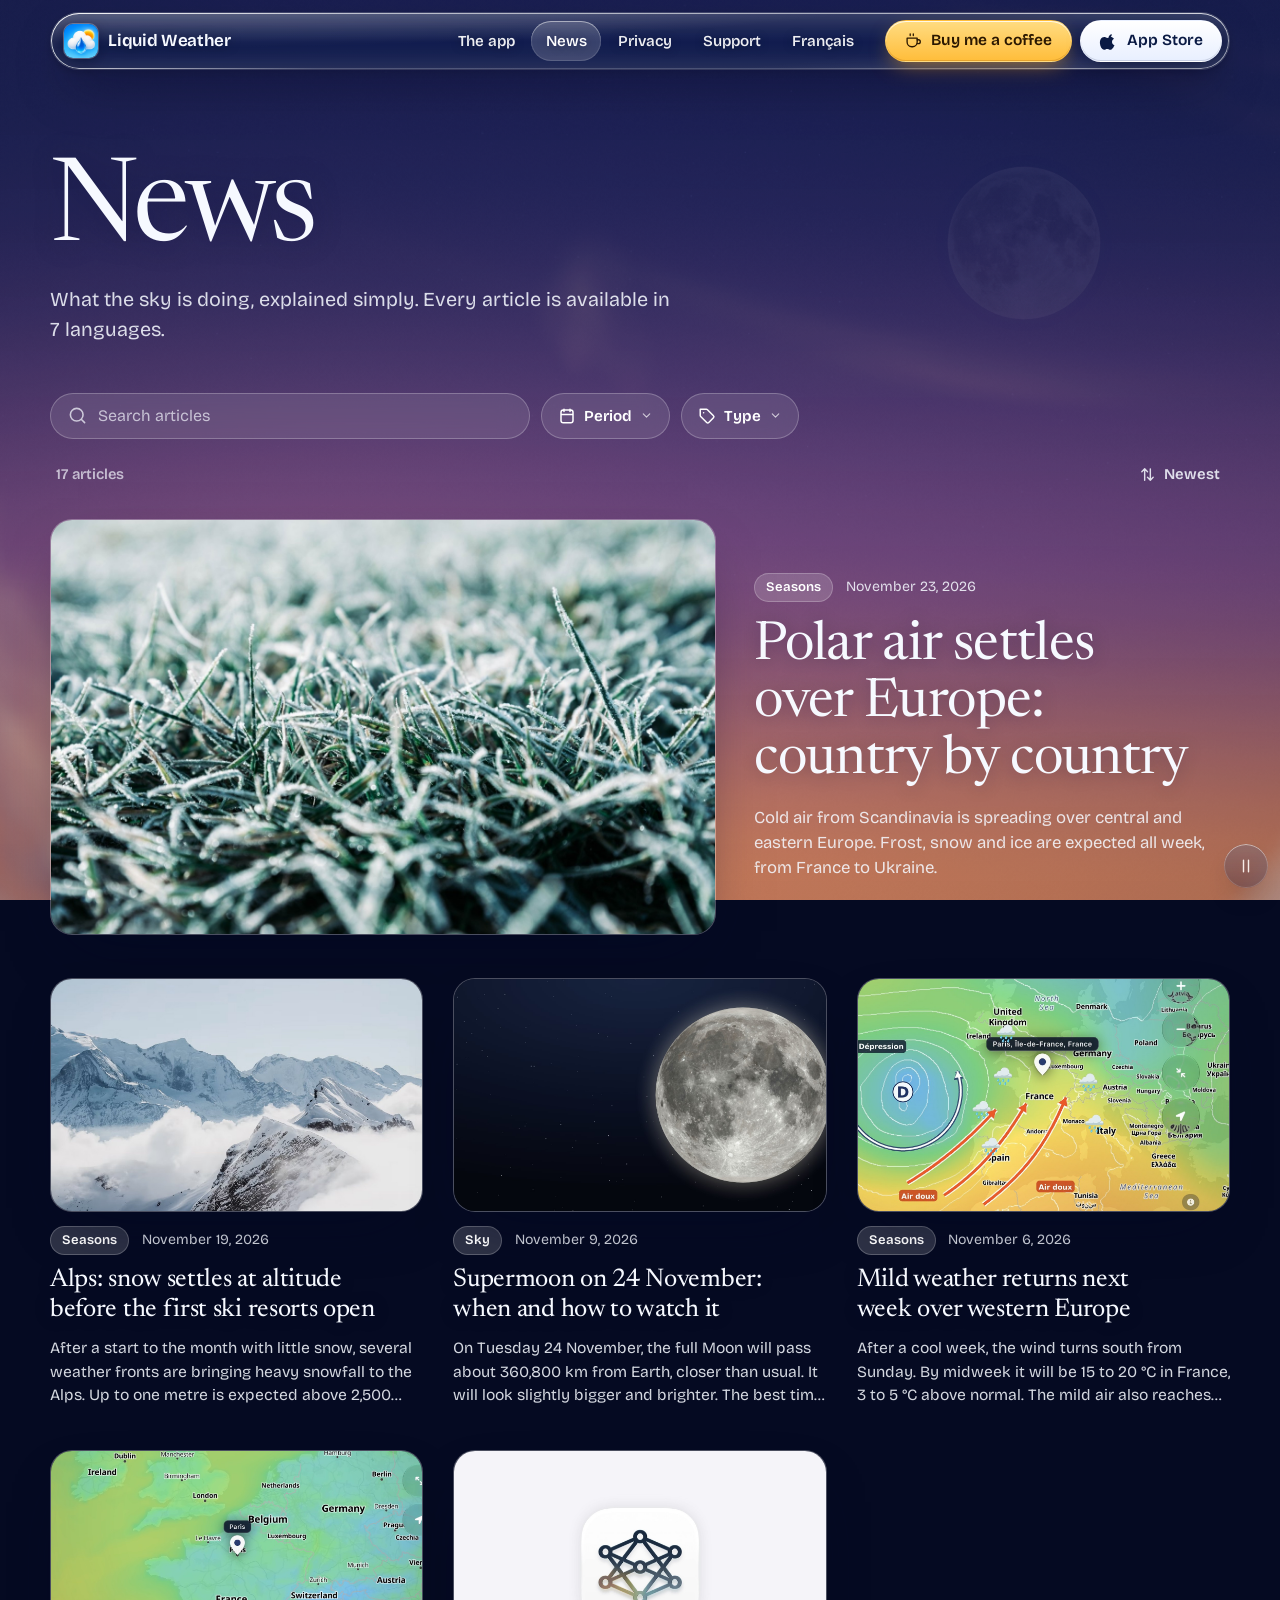
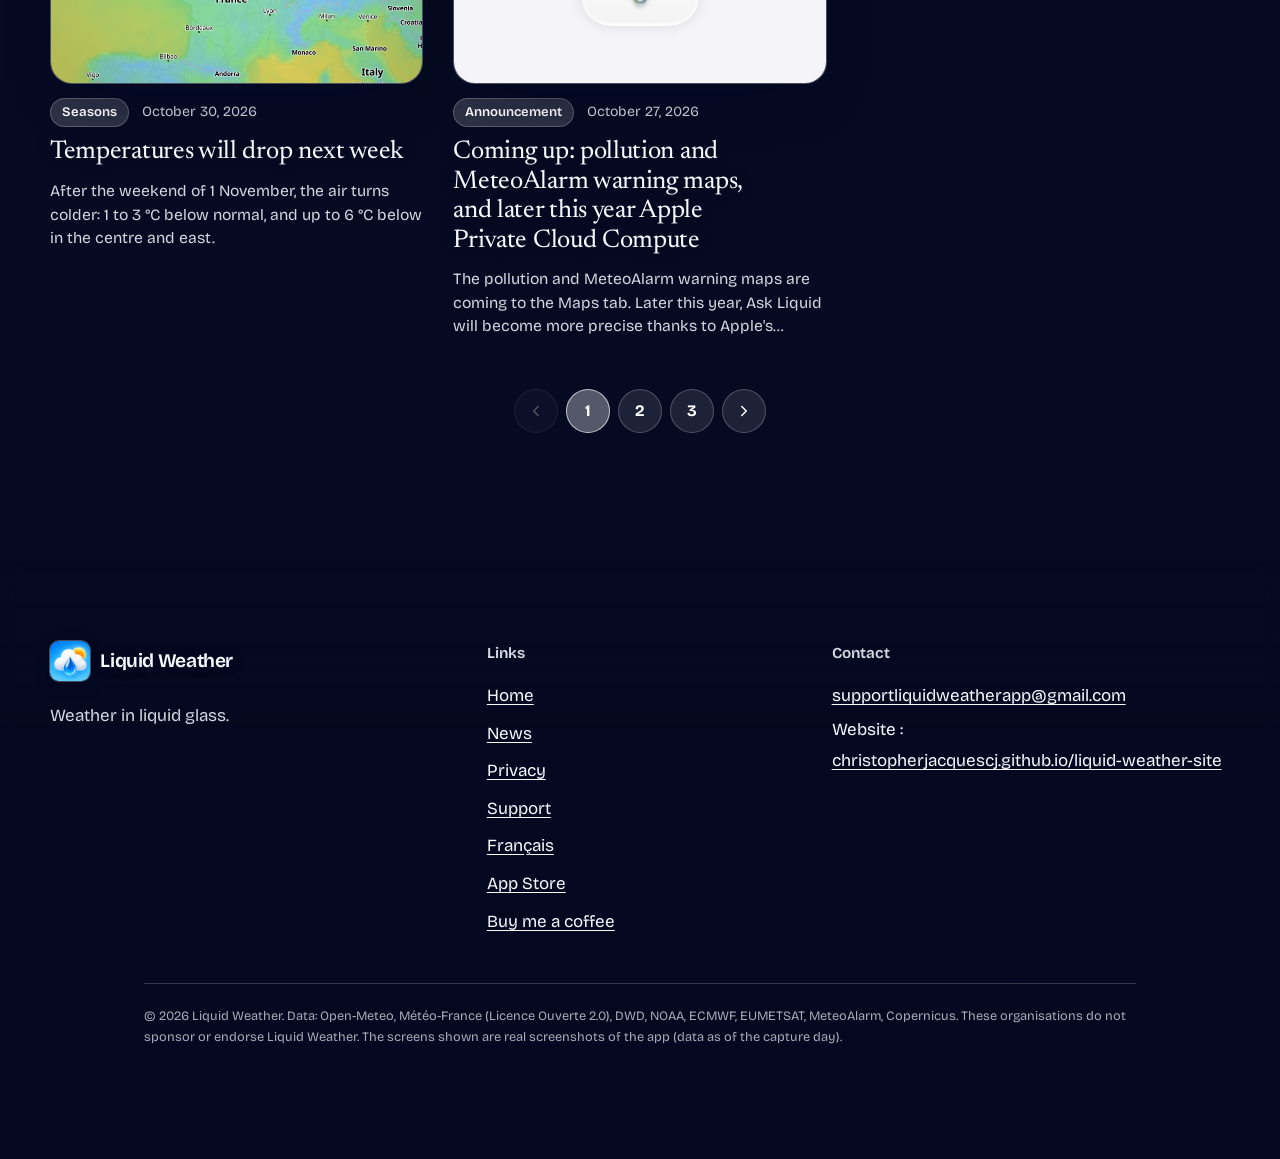
<file: actualites-en.html>
<!doctype html>
<html lang="en" class="no-js">
<head>
<meta charset="utf-8">
<meta name="viewport" content="width=device-width, initial-scale=1, viewport-fit=cover">
<meta name="theme-color" content="#050a22">
<meta name="color-scheme" content="dark">
<meta name="referrer" content="strict-origin-when-cross-origin">
<title>Weather news — Liquid Weather</title>
<meta name="description" content="Liquid Weather weather news: seasons, climate, warnings, cyclones. Simple explanations, in 7 languages.">
<link rel="canonical" href="https://christopherjacquescj.github.io/liquid-weather-site/actualites-en.html">
<link rel="alternate" hreflang="fr" href="https://christopherjacquescj.github.io/liquid-weather-site/actualites.html">
<link rel="alternate" hreflang="en" href="https://christopherjacquescj.github.io/liquid-weather-site/actualites-en.html">
<link rel="alternate" hreflang="x-default" href="https://christopherjacquescj.github.io/liquid-weather-site/actualites.html">
<meta property="og:type" content="website">
<meta property="og:site_name" content="Liquid Weather">
<meta property="og:title" content="Weather news — Liquid Weather">
<meta property="og:description" content="Liquid Weather weather news: seasons, climate, warnings, cyclones. Simple explanations, in 7 languages.">
<meta property="og:image" content="https://christopherjacquescj.github.io/liquid-weather-site/assets/og.jpg">
<meta property="og:url" content="https://christopherjacquescj.github.io/liquid-weather-site/actualites-en.html">
<meta property="og:locale" content="en_US">
<meta name="twitter:card" content="summary_large_image">
<meta name="twitter:image" content="https://christopherjacquescj.github.io/liquid-weather-site/assets/og.jpg">
<link rel="icon" type="image/png" href="assets/favicon.png">
<link rel="apple-touch-icon" href="assets/apple-touch-icon.png">
<link rel="preload" href="assets/fonts/bricolage-latin.woff2" as="font" type="font/woff2" crossorigin>
<link rel="stylesheet" href="css/site.css?v=4f5ab956">
<script>document.documentElement.className='js'</script>
</head>
<body class="page-news page-text">
<a class="skip" href="#main">Skip to content</a>
<div class="sky" aria-hidden="true"><canvas id="sky"></canvas><div class="moon" id="moon"><img src="assets/moon-full.webp?v=46697ee9" alt="" width="640" height="640" decoding="async"></div></div><div class="sky-scrim" aria-hidden="true"></div><canvas id="fx" class="fx" aria-hidden="true"></canvas>
<header class="nav" id="top">
<div class="nav-in glass">
<a class="brand" href="index-en.html" aria-label="Liquid Weather"><img src="assets/icon.png" width="34" height="34" alt=""><span>Liquid Weather</span></a>
<nav class="links" id="menu" aria-label="Main navigation">
<a href="index-en.html#app">The app</a>
<a href="actualites-en.html" aria-current="page">News</a>
<a href="privacy-en.html">Privacy</a>
<a href="support-en.html">Support</a>
<a class="lang" href="actualites.html" lang="fr" hreflang="fr">Français</a>
</nav>
<div class="nav-cta">
<a class="btn btn-coffee" href="https://buymeacoffee.com/liquidweatherapp" target="_blank" rel="noopener" aria-label="Buy me a coffee (Buy Me a Coffee, new tab)"><svg viewBox="0 0 24 24" aria-hidden="true" focusable="false" fill="none" stroke="currentColor" stroke-width="1.7" stroke-linecap="round" stroke-linejoin="round" ><path d="M4 8h13v5a6 6 0 0 1-6 6H10a6 6 0 0 1-6-6z"/><path d="M17 10h1.5a2.5 2.5 0 0 1 0 5H17"/><path d="M8 2.5v2M12 2.5v2"/></svg><span class="long">Buy me a coffee</span><span class="short" aria-hidden="true">Coffee</span></a>
<a class="btn btn-store" href="https://apps.apple.com/us/app/liquid-weather/id6807434223" target="_blank" rel="noopener" aria-label="Download Liquid Weather on the App Store (new tab)"><svg viewBox="0 0 24 24" aria-hidden="true" focusable="false" fill="currentColor"><path d="M16.5 3c.1 1.2-.4 2.4-1.1 3.2-.8.9-1.9 1.5-3 1.4-.1-1.2.4-2.4 1.1-3.1.8-.9 2-1.4 3-1.5zM20 17.2c-.5 1.2-.8 1.7-1.5 2.7-1 1.4-2.3 3.1-4 3.1-1.5 0-1.9-1-3.9-1s-2.5 1-4 1c-1.7 0-2.9-1.6-3.9-3C.9 16.200.6 11.700 2.100 9.300 3.200 7.600 5 6.600 6.700 6.600c1.700 0 2.800 1 4.200 1 1.400 0 2.200-1 4.200-1 1.500 0 3.100.8 4.200 2.200-3.700 2-3.100 7.300.7 8.400z"/></svg><span>App Store</span></a>
<button class="burger" type="button" aria-expanded="false" aria-controls="menu" aria-label="Menu"><span></span></button>
</div>
</div>
</header>
<main id="main" class="np">
<div class="wrap">
<div id="np-list-view">
<header class="np-head"><h1>News</h1><p class="lead">What the sky is doing, explained simply. Every article is available in 7 languages.</p></header>
<div id="np-controls" class="np-controls"></div>
<div id="np-bar" class="np-bar"><p class="np-count" id="np-count" aria-live="polite"></p></div>
<div id="np-list" class="np-list"><p class="rail-msg">Loading articles…</p></div>
<nav id="np-pages" class="np-pages" aria-label="Pages" hidden></nav>
</div>
<article id="np-reader" class="reader" hidden></article>
<noscript><p class="rail-msg">The news needs JavaScript here. You can also read it on the News page.</p></noscript>
</div>
<script type="application/json" id="lw-news-cfg">{"np_search":"Search articles","np_all":"All","np_count_one":"{n} article","np_count_many":"{n} articles","np_none":"No article matches.","np_back":"All news","np_read":"Read the article","np_source":"Source","np_photo":"Image","np_share":"Share","np_copied":"Link copied","np_more":"Keep reading","np_lang":"Article language","np_licence":"Licence","np_notfound":"This article doesn’t exist.","np_notfound_p":"It may have been moved. Here is the latest news.","np_updated":"Published","np_pd":"public domain","news_error":"The articles can’t load right now. Please try again in a moment.","np_title":"Weather news — Liquid Weather","nav_news":"News","np_period":"Period","np_p_week":"7 days","np_p_month":"30 days","np_p_quarter":"3 months","np_p_year":"This year","np_type":"Type","np_all_types":"All types","np_newest":"Newest","np_oldest":"Oldest","np_clear":"Clear search","np_reset":"Clear filters","np_prev":"Previous page","np_next":"Next page","np_pages":"Pages","np_page":"Page {n}","lang":"en","page":"actualites-en.html","other":"actualites.html"}</script>
</main>
<footer class="foot">
<div class="wrap foot-grid">
<div class="foot-brand"><a class="brand" href="index-en.html"><img src="assets/icon.png" width="40" height="40" alt=""><span>Liquid Weather</span></a><p>Weather in liquid glass.</p></div>
<nav aria-label="Links"><h2>Links</h2><ul>
<li><a href="index-en.html">Home</a></li>
<li><a href="actualites-en.html">News</a></li>
<li><a href="privacy-en.html">Privacy</a></li>
<li><a href="support-en.html">Support</a></li>
<li><a href="index.html" lang="fr" hreflang="fr">Français</a></li>
<li><a href="https://apps.apple.com/us/app/liquid-weather/id6807434223" target="_blank" rel="noopener">App Store</a></li>
<li><a href="https://buymeacoffee.com/liquidweatherapp" target="_blank" rel="noopener">Buy me a coffee</a></li></ul></nav>
<div><h2>Contact</h2><ul><li><a href="mailto:supportliquidweatherapp@gmail.com">supportliquidweatherapp@gmail.com</a></li><li>Website : <a href="https://christopherjacquescj.github.io/liquid-weather-site/">christopherjacquescj.github.io/liquid-weather-site</a></li></ul></div>
</div>
<p class="wrap legal">© 2026 Liquid Weather. Data: Open-Meteo, Météo-France (Licence Ouverte 2.0), DWD, NOAA, ECMWF, EUMETSAT, MeteoAlarm, Copernicus. These organisations do not sponsor or endorse Liquid Weather. The screens shown are real screenshots of the app (data as of the capture day).</p>
</footer>
<button type="button" class="sky-pause glass" aria-pressed="false" data-label-pause="Pause the animated sky" data-label-play="Play the animated sky" aria-label="Pause the animated sky"><span class="i-pause"><svg viewBox="0 0 24 24" aria-hidden="true" focusable="false" fill="none" stroke="currentColor" stroke-width="1.7" stroke-linecap="round" stroke-linejoin="round" ><path d="M9 5v14M15 5v14"/></svg></span><span class="i-play"><svg viewBox="0 0 24 24" aria-hidden="true" focusable="false" fill="none" stroke="currentColor" stroke-width="1.7" stroke-linecap="round" stroke-linejoin="round" ><path d="M8 5.500v13l10.500-6.500z"/></svg></span></button>
<script src="js/sky.js?v=c0dda4a7" defer></script>
<script src="js/fx.js?v=f9a43b85" defer></script>
<script src="js/site.js?v=30651873" defer></script>
<script src="js/news.js?v=dac48de2" defer></script>

</body></html>
</file>
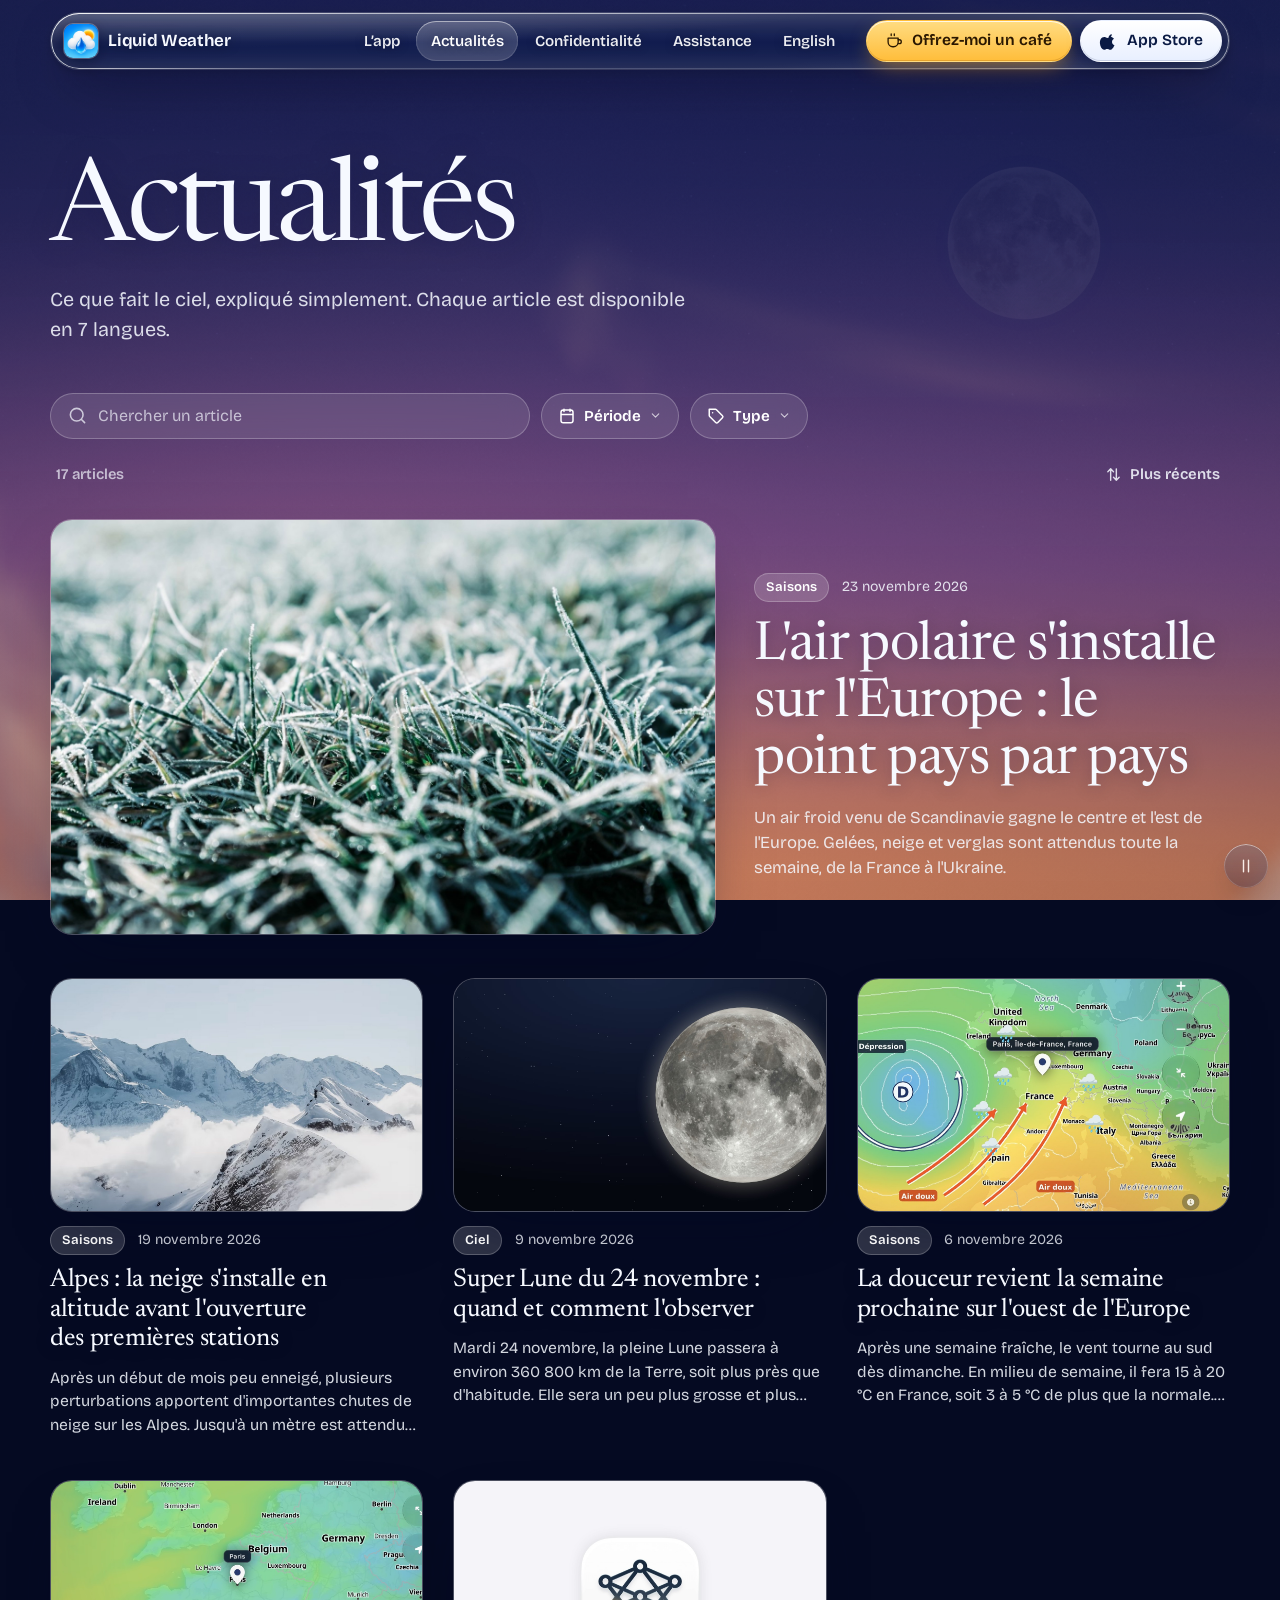
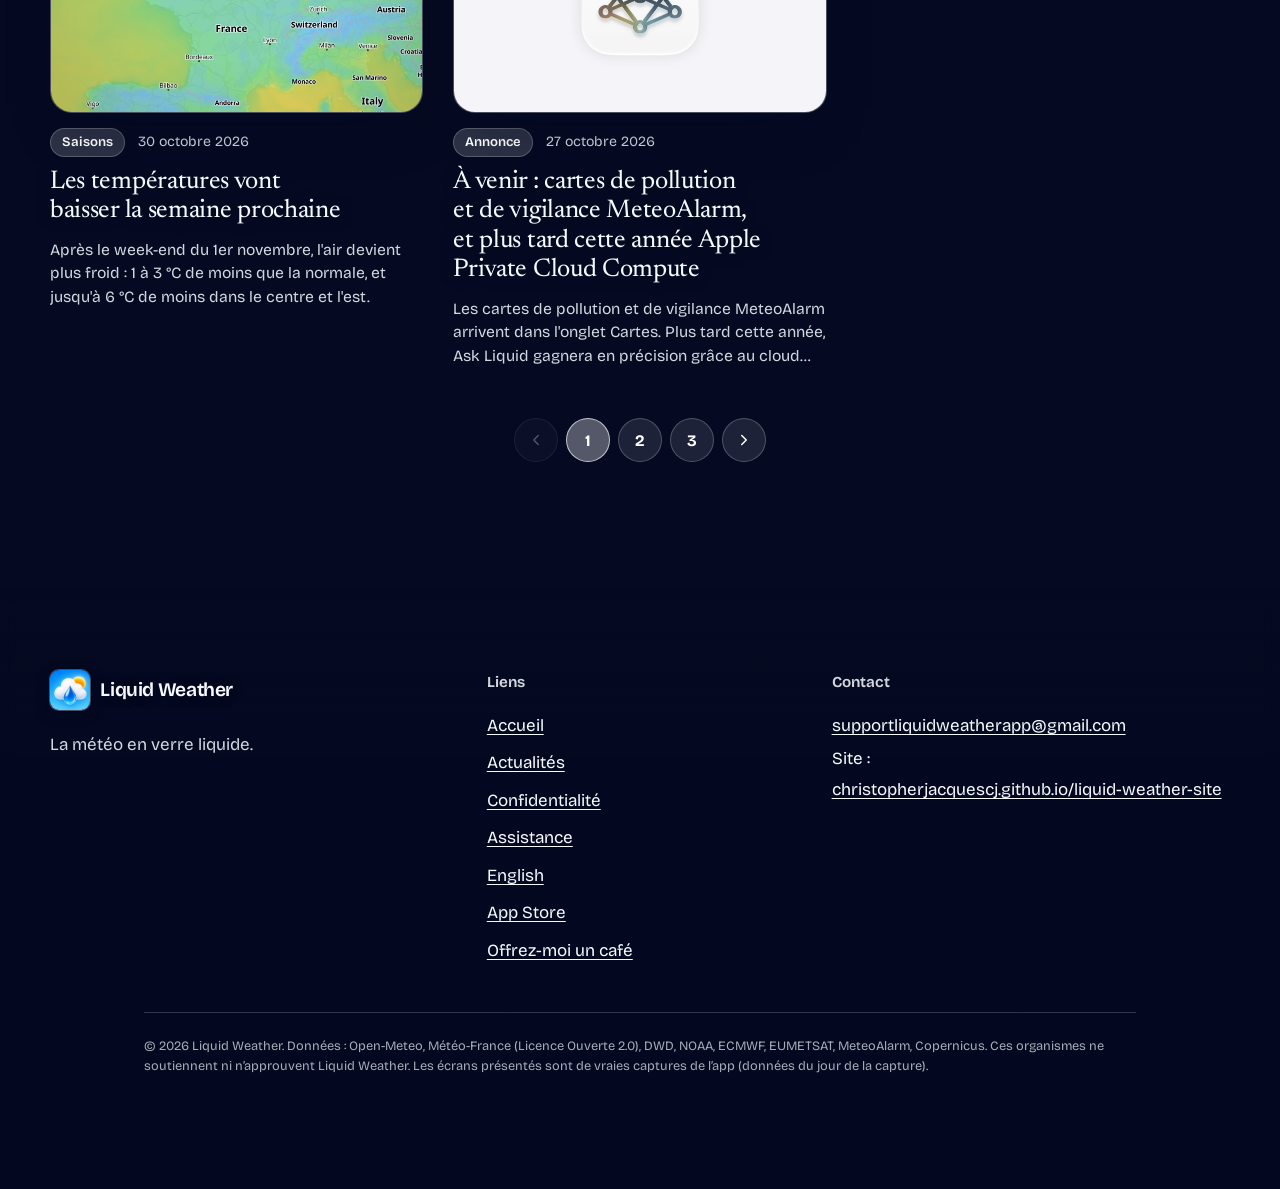
<file: actualites.html>
<!doctype html>
<html lang="fr" class="no-js">
<head>
<meta charset="utf-8">
<meta name="viewport" content="width=device-width, initial-scale=1, viewport-fit=cover">
<meta name="theme-color" content="#050a22">
<meta name="color-scheme" content="dark">
<meta name="referrer" content="strict-origin-when-cross-origin">
<title>Actualités météo — Liquid Weather</title>
<meta name="description" content="Les actualités météo de Liquid Weather : saisons, climat, vigilance, cyclones. Des explications simples, en 7 langues.">
<link rel="canonical" href="https://christopherjacquescj.github.io/liquid-weather-site/actualites.html">
<link rel="alternate" hreflang="fr" href="https://christopherjacquescj.github.io/liquid-weather-site/actualites.html">
<link rel="alternate" hreflang="en" href="https://christopherjacquescj.github.io/liquid-weather-site/actualites-en.html">
<link rel="alternate" hreflang="x-default" href="https://christopherjacquescj.github.io/liquid-weather-site/actualites.html">
<meta property="og:type" content="website">
<meta property="og:site_name" content="Liquid Weather">
<meta property="og:title" content="Actualités météo — Liquid Weather">
<meta property="og:description" content="Les actualités météo de Liquid Weather : saisons, climat, vigilance, cyclones. Des explications simples, en 7 langues.">
<meta property="og:image" content="https://christopherjacquescj.github.io/liquid-weather-site/assets/og.jpg">
<meta property="og:url" content="https://christopherjacquescj.github.io/liquid-weather-site/actualites.html">
<meta property="og:locale" content="fr_FR">
<meta name="twitter:card" content="summary_large_image">
<meta name="twitter:image" content="https://christopherjacquescj.github.io/liquid-weather-site/assets/og.jpg">
<link rel="icon" type="image/png" href="assets/favicon.png">
<link rel="apple-touch-icon" href="assets/apple-touch-icon.png">
<link rel="preload" href="assets/fonts/bricolage-latin.woff2" as="font" type="font/woff2" crossorigin>
<link rel="stylesheet" href="css/site.css?v=4f5ab956">
<script>document.documentElement.className='js'</script>
</head>
<body class="page-news page-text">
<a class="skip" href="#main">Aller au contenu</a>
<div class="sky" aria-hidden="true"><canvas id="sky"></canvas><div class="moon" id="moon"><img src="assets/moon-full.webp?v=46697ee9" alt="" width="640" height="640" decoding="async"></div></div><div class="sky-scrim" aria-hidden="true"></div><canvas id="fx" class="fx" aria-hidden="true"></canvas>
<header class="nav" id="top">
<div class="nav-in glass">
<a class="brand" href="index.html" aria-label="Liquid Weather"><img src="assets/icon.png" width="34" height="34" alt=""><span>Liquid Weather</span></a>
<nav class="links" id="menu" aria-label="Navigation principale">
<a href="index.html#app">L’app</a>
<a href="actualites.html" aria-current="page">Actualités</a>
<a href="privacy.html">Confidentialité</a>
<a href="support.html">Assistance</a>
<a class="lang" href="actualites-en.html" lang="en" hreflang="en">English</a>
</nav>
<div class="nav-cta">
<a class="btn btn-coffee" href="https://buymeacoffee.com/liquidweatherapp" target="_blank" rel="noopener" aria-label="Offrez-moi un café (Buy Me a Coffee, nouvel onglet)"><svg viewBox="0 0 24 24" aria-hidden="true" focusable="false" fill="none" stroke="currentColor" stroke-width="1.7" stroke-linecap="round" stroke-linejoin="round" ><path d="M4 8h13v5a6 6 0 0 1-6 6H10a6 6 0 0 1-6-6z"/><path d="M17 10h1.5a2.5 2.5 0 0 1 0 5H17"/><path d="M8 2.5v2M12 2.5v2"/></svg><span class="long">Offrez-moi un café</span><span class="short" aria-hidden="true">Café</span></a>
<a class="btn btn-store" href="https://apps.apple.com/us/app/liquid-weather/id6807434223" target="_blank" rel="noopener" aria-label="Télécharger Liquid Weather sur l’App Store (nouvel onglet)"><svg viewBox="0 0 24 24" aria-hidden="true" focusable="false" fill="currentColor"><path d="M16.5 3c.1 1.2-.4 2.4-1.1 3.2-.8.9-1.9 1.5-3 1.4-.1-1.2.4-2.4 1.1-3.1.8-.9 2-1.4 3-1.5zM20 17.2c-.5 1.2-.8 1.7-1.5 2.7-1 1.4-2.3 3.1-4 3.1-1.5 0-1.9-1-3.9-1s-2.5 1-4 1c-1.7 0-2.9-1.6-3.9-3C.9 16.200.6 11.700 2.100 9.300 3.200 7.600 5 6.600 6.700 6.600c1.700 0 2.800 1 4.200 1 1.400 0 2.200-1 4.200-1 1.500 0 3.100.8 4.200 2.200-3.700 2-3.100 7.300.7 8.400z"/></svg><span>App Store</span></a>
<button class="burger" type="button" aria-expanded="false" aria-controls="menu" aria-label="Menu"><span></span></button>
</div>
</div>
</header>
<main id="main" class="np">
<div class="wrap">
<div id="np-list-view">
<header class="np-head"><h1>Actualités</h1><p class="lead">Ce que fait le ciel, expliqué simplement. Chaque article est disponible en 7 langues.</p></header>
<div id="np-controls" class="np-controls"></div>
<div id="np-bar" class="np-bar"><p class="np-count" id="np-count" aria-live="polite"></p></div>
<div id="np-list" class="np-list"><p class="rail-msg">Chargement des articles…</p></div>
<nav id="np-pages" class="np-pages" aria-label="Pages" hidden></nav>
</div>
<article id="np-reader" class="reader" hidden></article>
<noscript><p class="rail-msg">Les actualités s’affichent avec JavaScript. Vous pouvez aussi les lire sur la page Actualités.</p></noscript>
</div>
<script type="application/json" id="lw-news-cfg">{"np_search":"Chercher un article","np_all":"Tout","np_count_one":"{n} article","np_count_many":"{n} articles","np_none":"Aucun article ne correspond.","np_back":"Toutes les actualités","np_read":"Lire l’article","np_source":"Source","np_photo":"Image","np_share":"Partager","np_copied":"Lien copié","np_more":"À lire aussi","np_lang":"Langue de l’article","np_licence":"Licence","np_notfound":"Cet article n’existe pas.","np_notfound_p":"Il a peut-être été déplacé. Voici les dernières actualités.","np_updated":"Publié le","np_pd":"domaine public","news_error":"Les articles ne se chargent pas pour le moment. Réessayez dans un instant.","np_title":"Actualités météo — Liquid Weather","nav_news":"Actualités","np_period":"Période","np_p_week":"7 jours","np_p_month":"30 jours","np_p_quarter":"3 mois","np_p_year":"Cette année","np_type":"Type","np_all_types":"Tous les types","np_newest":"Plus récents","np_oldest":"Plus anciens","np_clear":"Effacer la recherche","np_reset":"Effacer les filtres","np_prev":"Page précédente","np_next":"Page suivante","np_pages":"Pages","np_page":"Page {n}","lang":"fr","page":"actualites.html","other":"actualites-en.html"}</script>
</main>
<footer class="foot">
<div class="wrap foot-grid">
<div class="foot-brand"><a class="brand" href="index.html"><img src="assets/icon.png" width="40" height="40" alt=""><span>Liquid Weather</span></a><p>La météo en verre liquide.</p></div>
<nav aria-label="Liens"><h2>Liens</h2><ul>
<li><a href="index.html">Accueil</a></li>
<li><a href="actualites.html">Actualités</a></li>
<li><a href="privacy.html">Confidentialité</a></li>
<li><a href="support.html">Assistance</a></li>
<li><a href="index-en.html" lang="en" hreflang="en">English</a></li>
<li><a href="https://apps.apple.com/us/app/liquid-weather/id6807434223" target="_blank" rel="noopener">App Store</a></li>
<li><a href="https://buymeacoffee.com/liquidweatherapp" target="_blank" rel="noopener">Offrez-moi un café</a></li></ul></nav>
<div><h2>Contact</h2><ul><li><a href="mailto:supportliquidweatherapp@gmail.com">supportliquidweatherapp@gmail.com</a></li><li>Site : <a href="https://christopherjacquescj.github.io/liquid-weather-site/">christopherjacquescj.github.io/liquid-weather-site</a></li></ul></div>
</div>
<p class="wrap legal">© 2026 Liquid Weather. Données : Open-Meteo, Météo-France (Licence Ouverte 2.0), DWD, NOAA, ECMWF, EUMETSAT, MeteoAlarm, Copernicus. Ces organismes ne soutiennent ni n’approuvent Liquid Weather. Les écrans présentés sont de vraies captures de l’app (données du jour de la capture).</p>
</footer>
<button type="button" class="sky-pause glass" aria-pressed="false" data-label-pause="Mettre le ciel en pause" data-label-play="Relancer le ciel animé" aria-label="Mettre le ciel en pause"><span class="i-pause"><svg viewBox="0 0 24 24" aria-hidden="true" focusable="false" fill="none" stroke="currentColor" stroke-width="1.7" stroke-linecap="round" stroke-linejoin="round" ><path d="M9 5v14M15 5v14"/></svg></span><span class="i-play"><svg viewBox="0 0 24 24" aria-hidden="true" focusable="false" fill="none" stroke="currentColor" stroke-width="1.7" stroke-linecap="round" stroke-linejoin="round" ><path d="M8 5.500v13l10.500-6.500z"/></svg></span></button>
<script src="js/sky.js?v=c0dda4a7" defer></script>
<script src="js/fx.js?v=f9a43b85" defer></script>
<script src="js/site.js?v=30651873" defer></script>
<script src="js/news.js?v=dac48de2" defer></script>

</body></html>
</file>
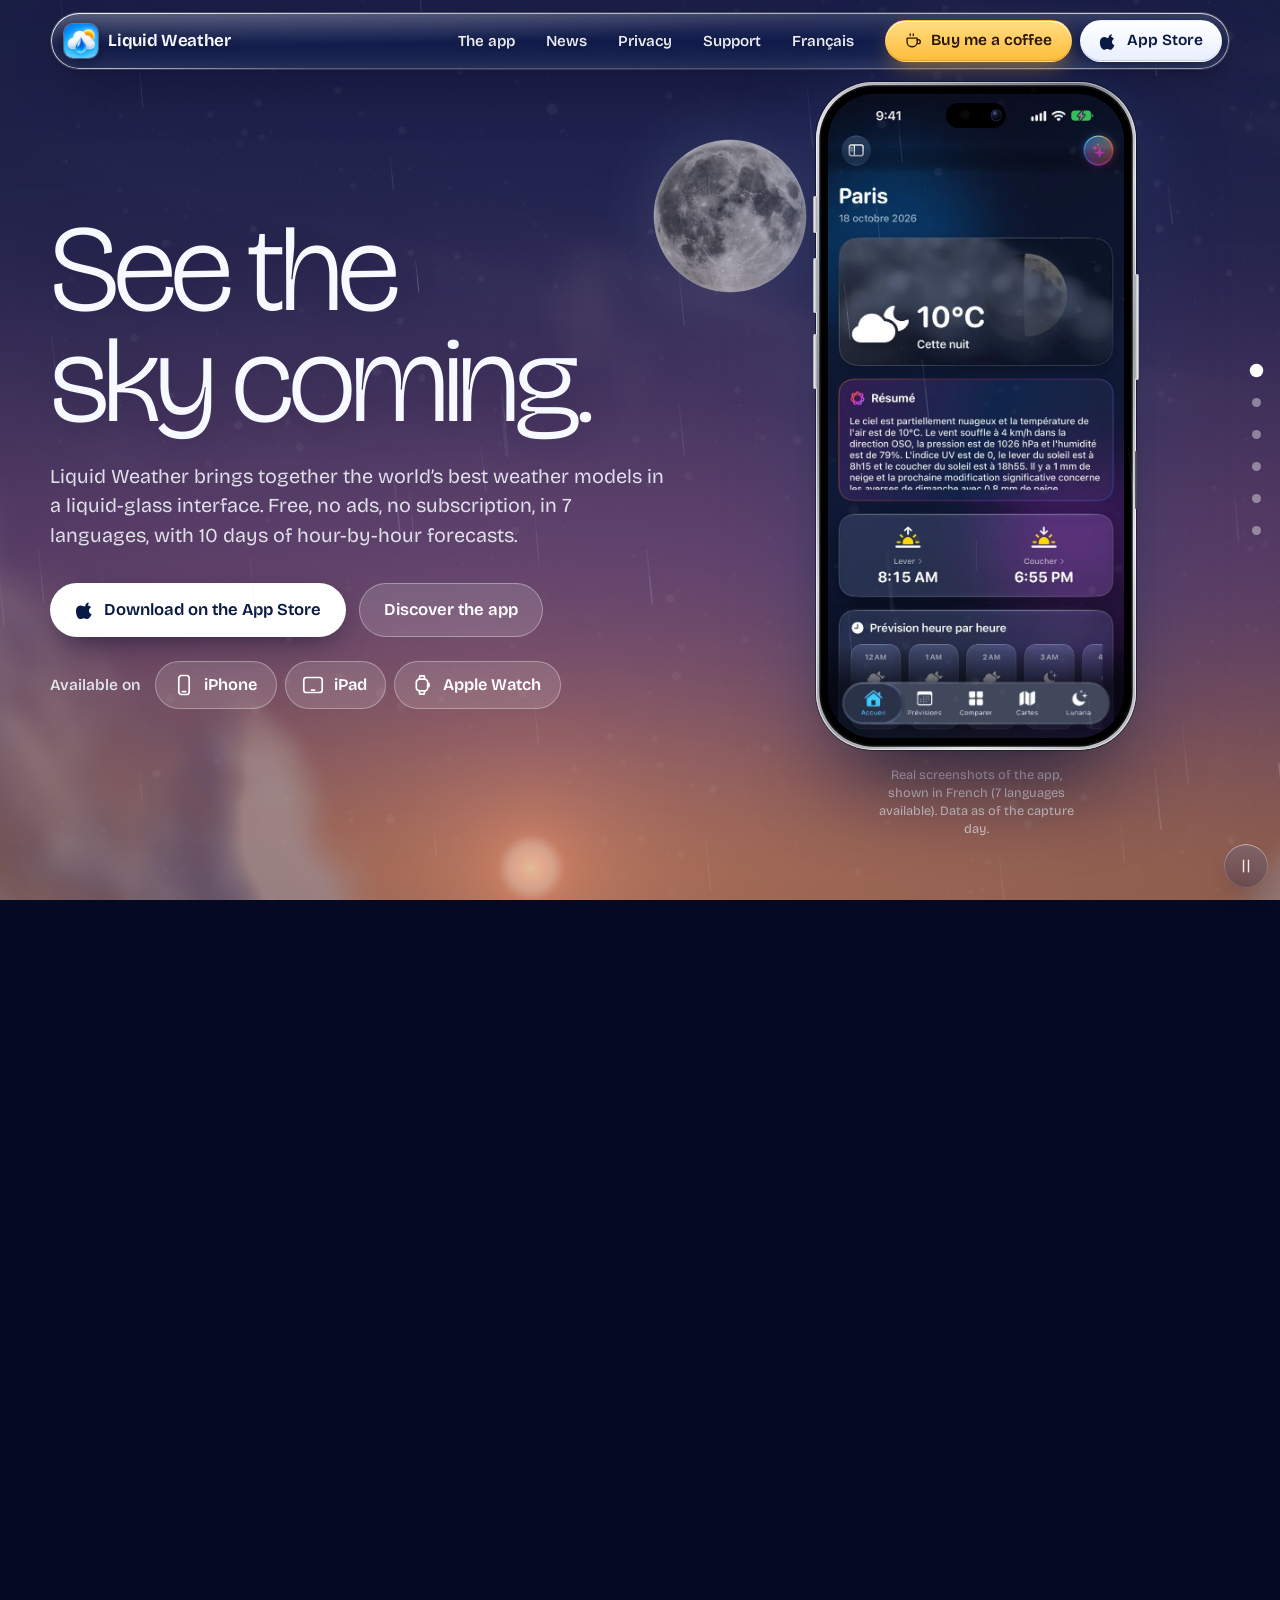
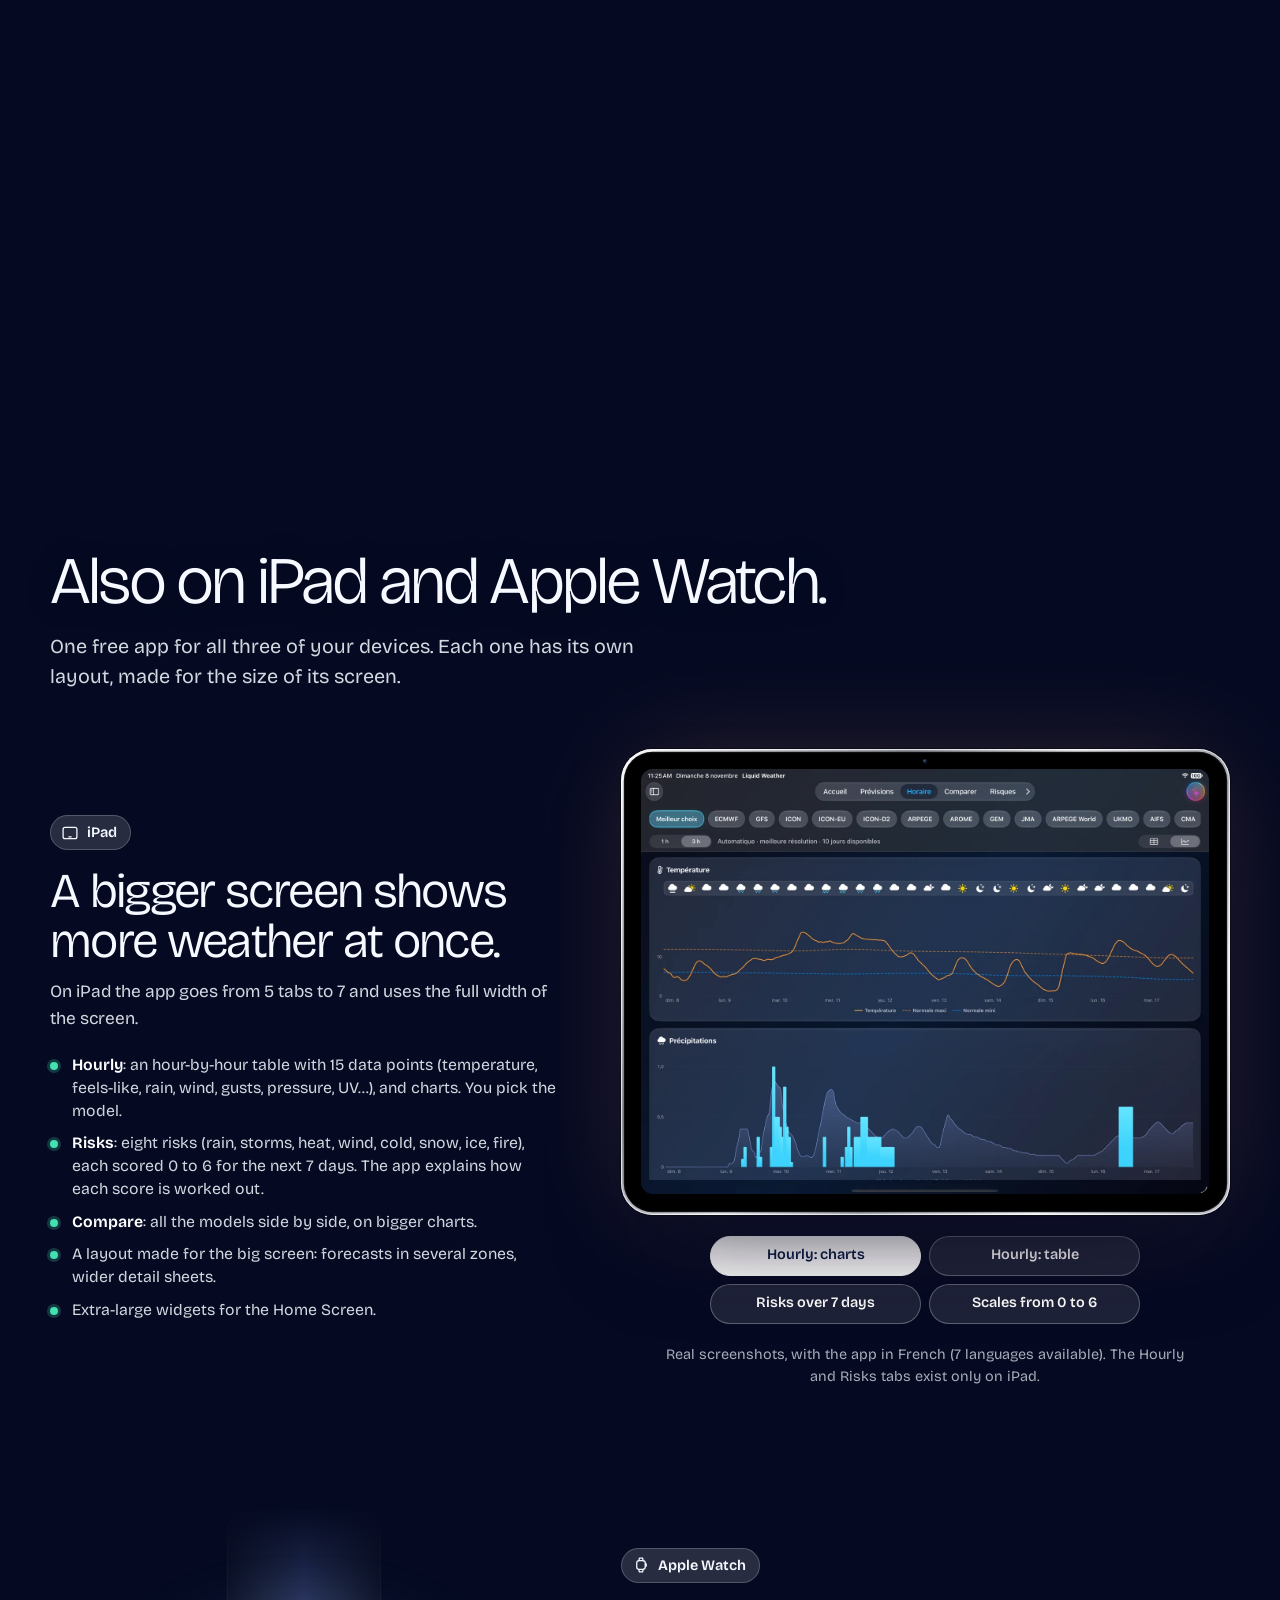
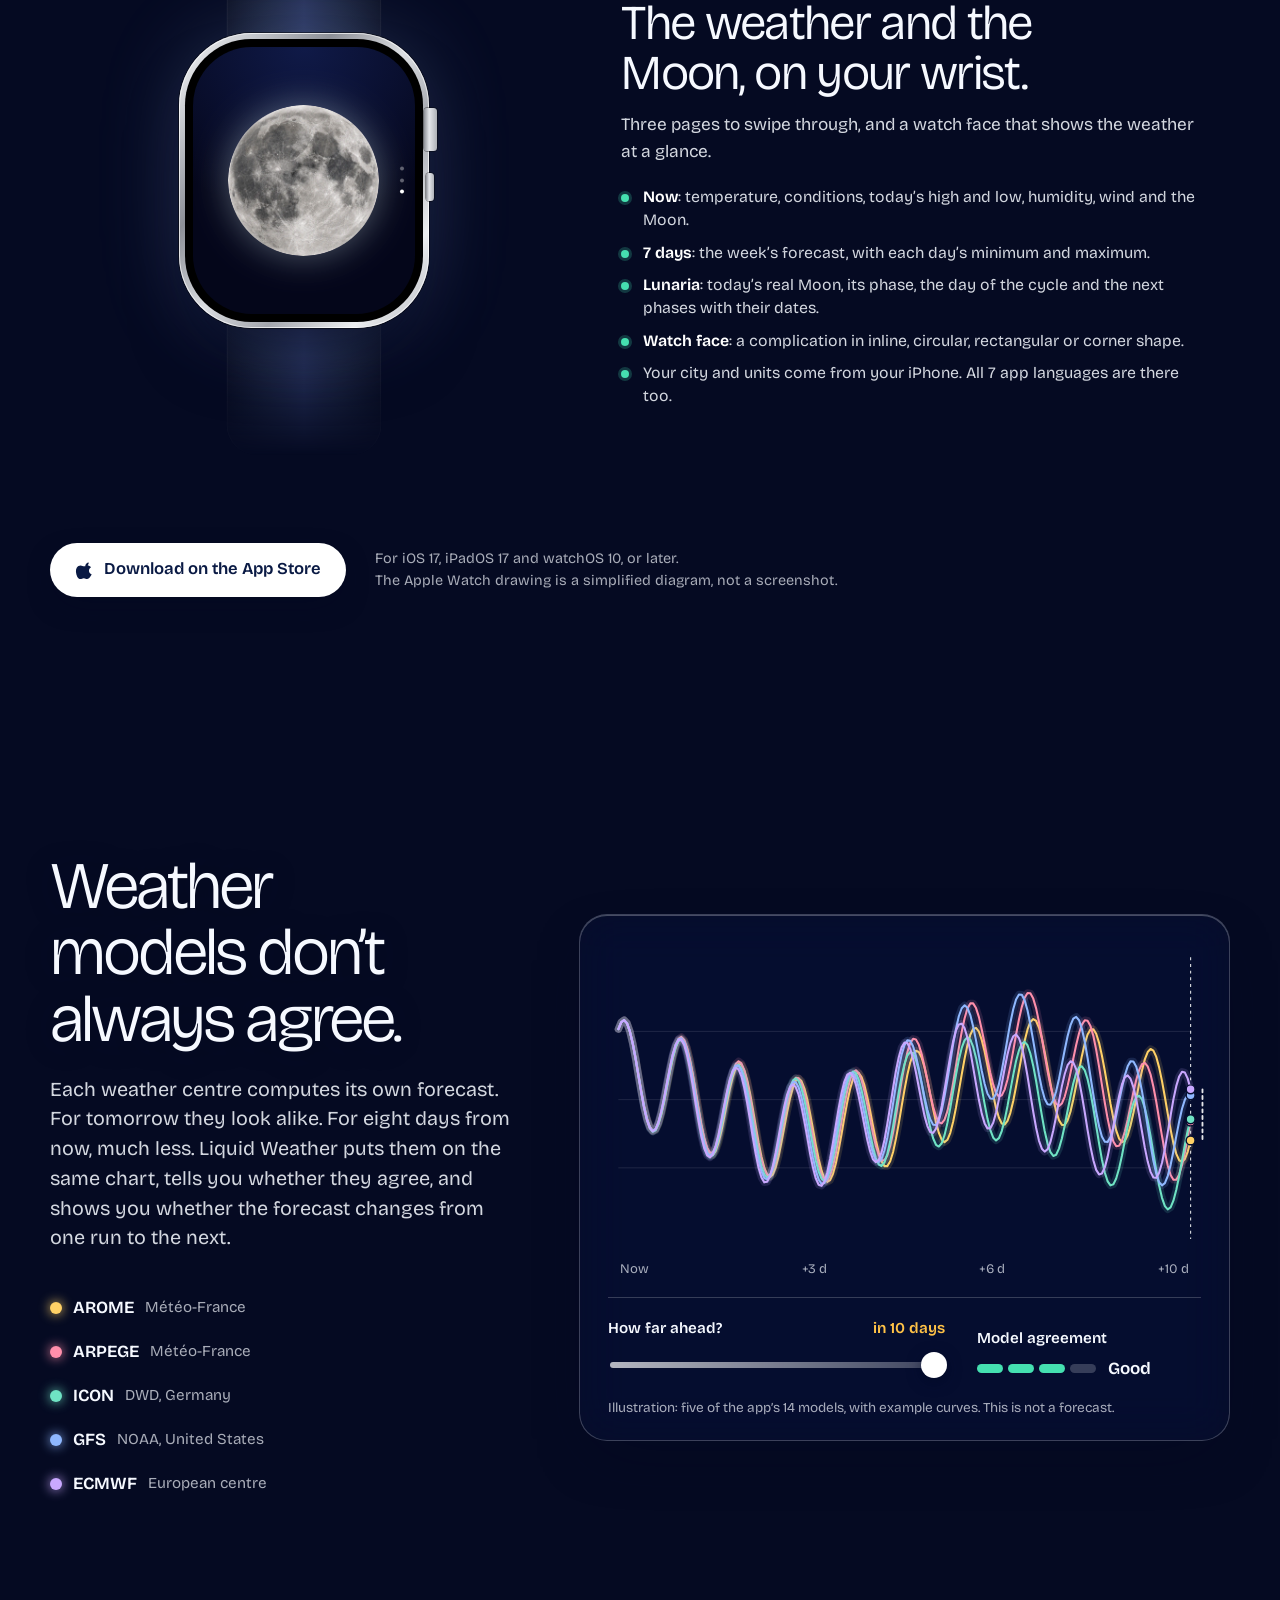
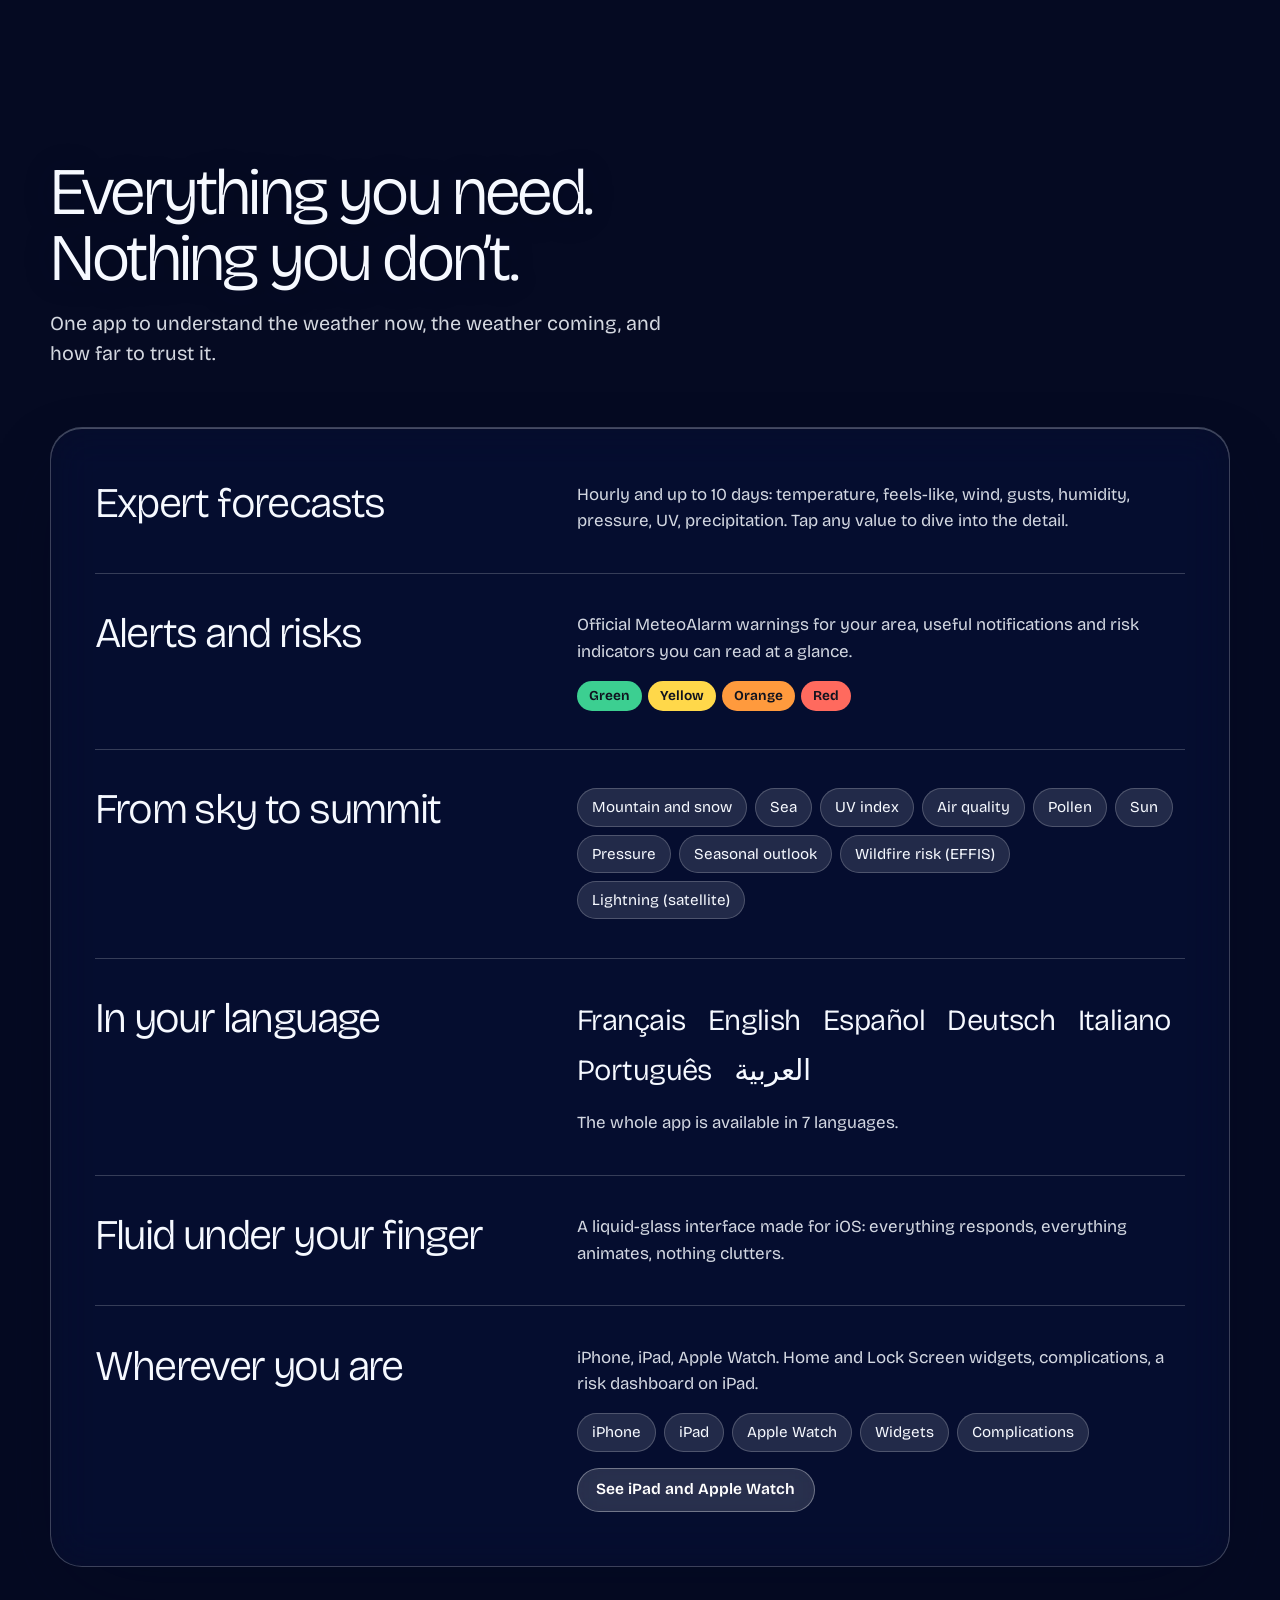
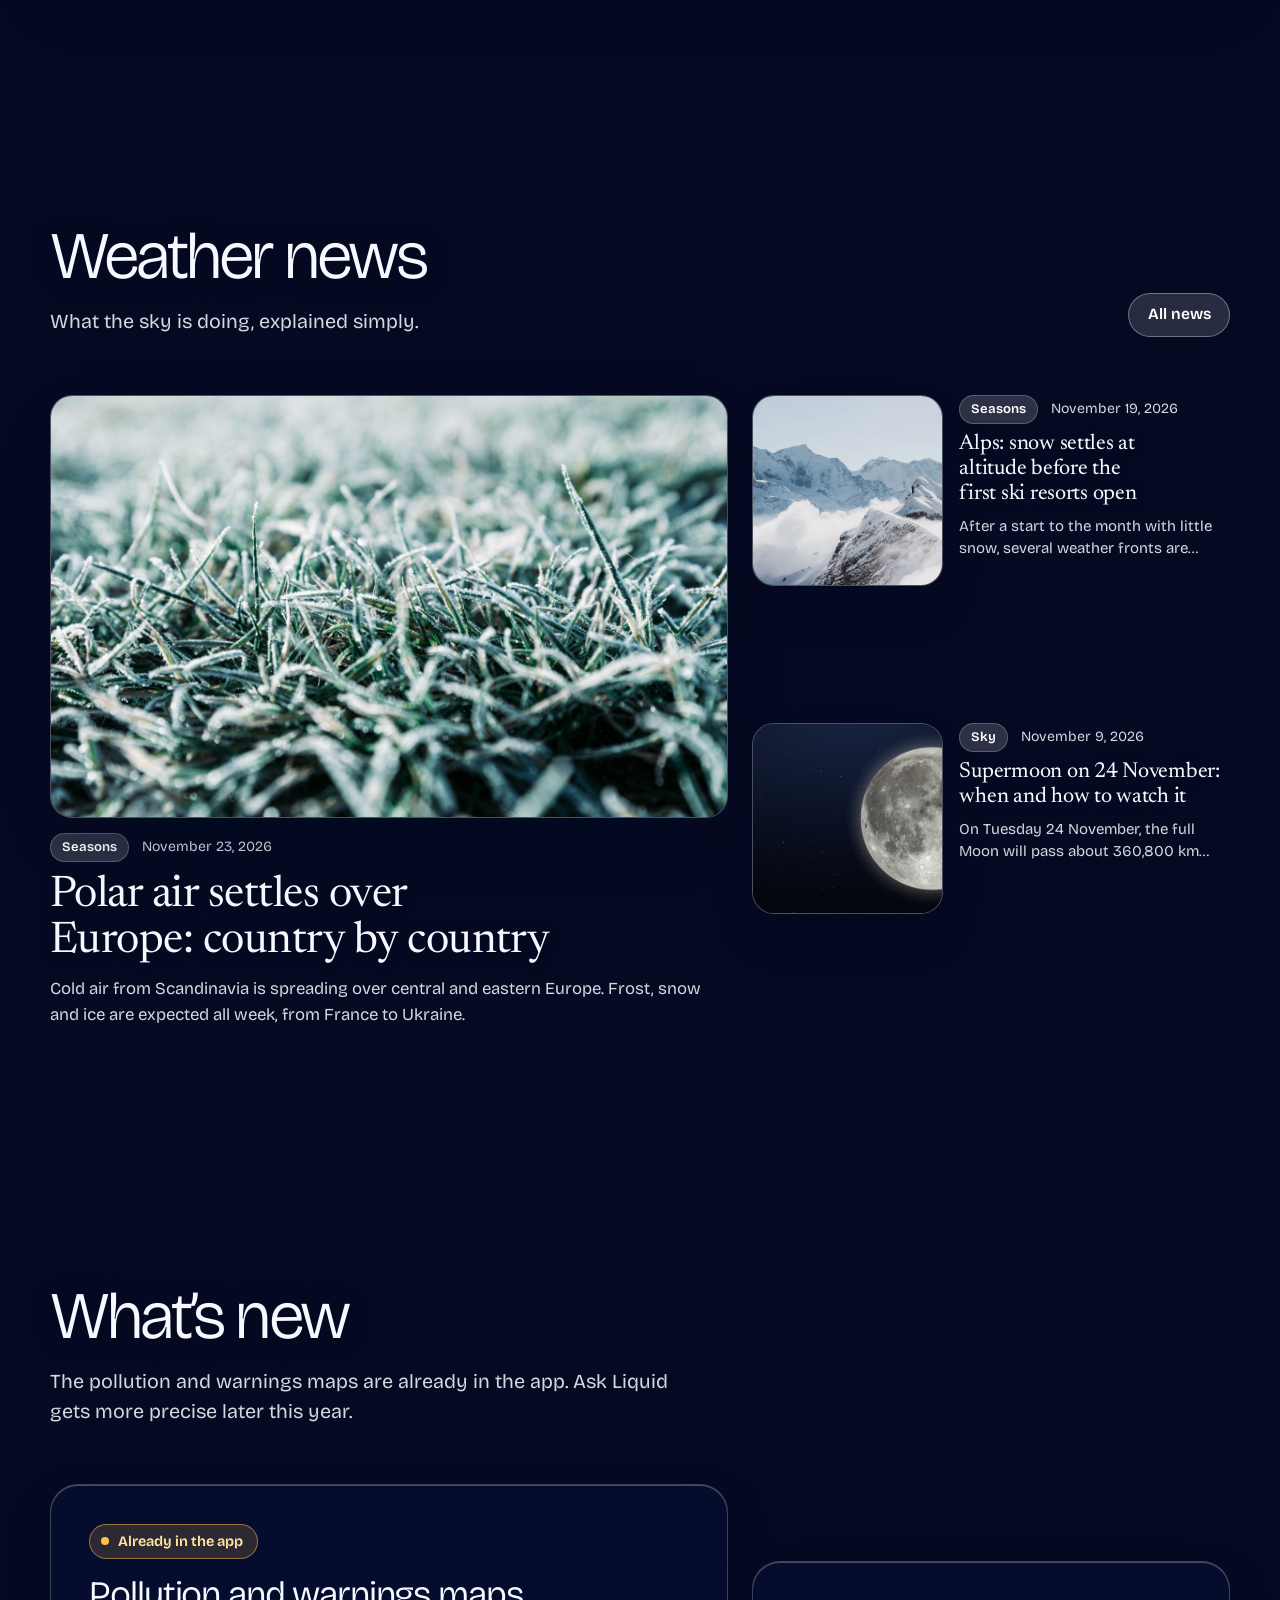
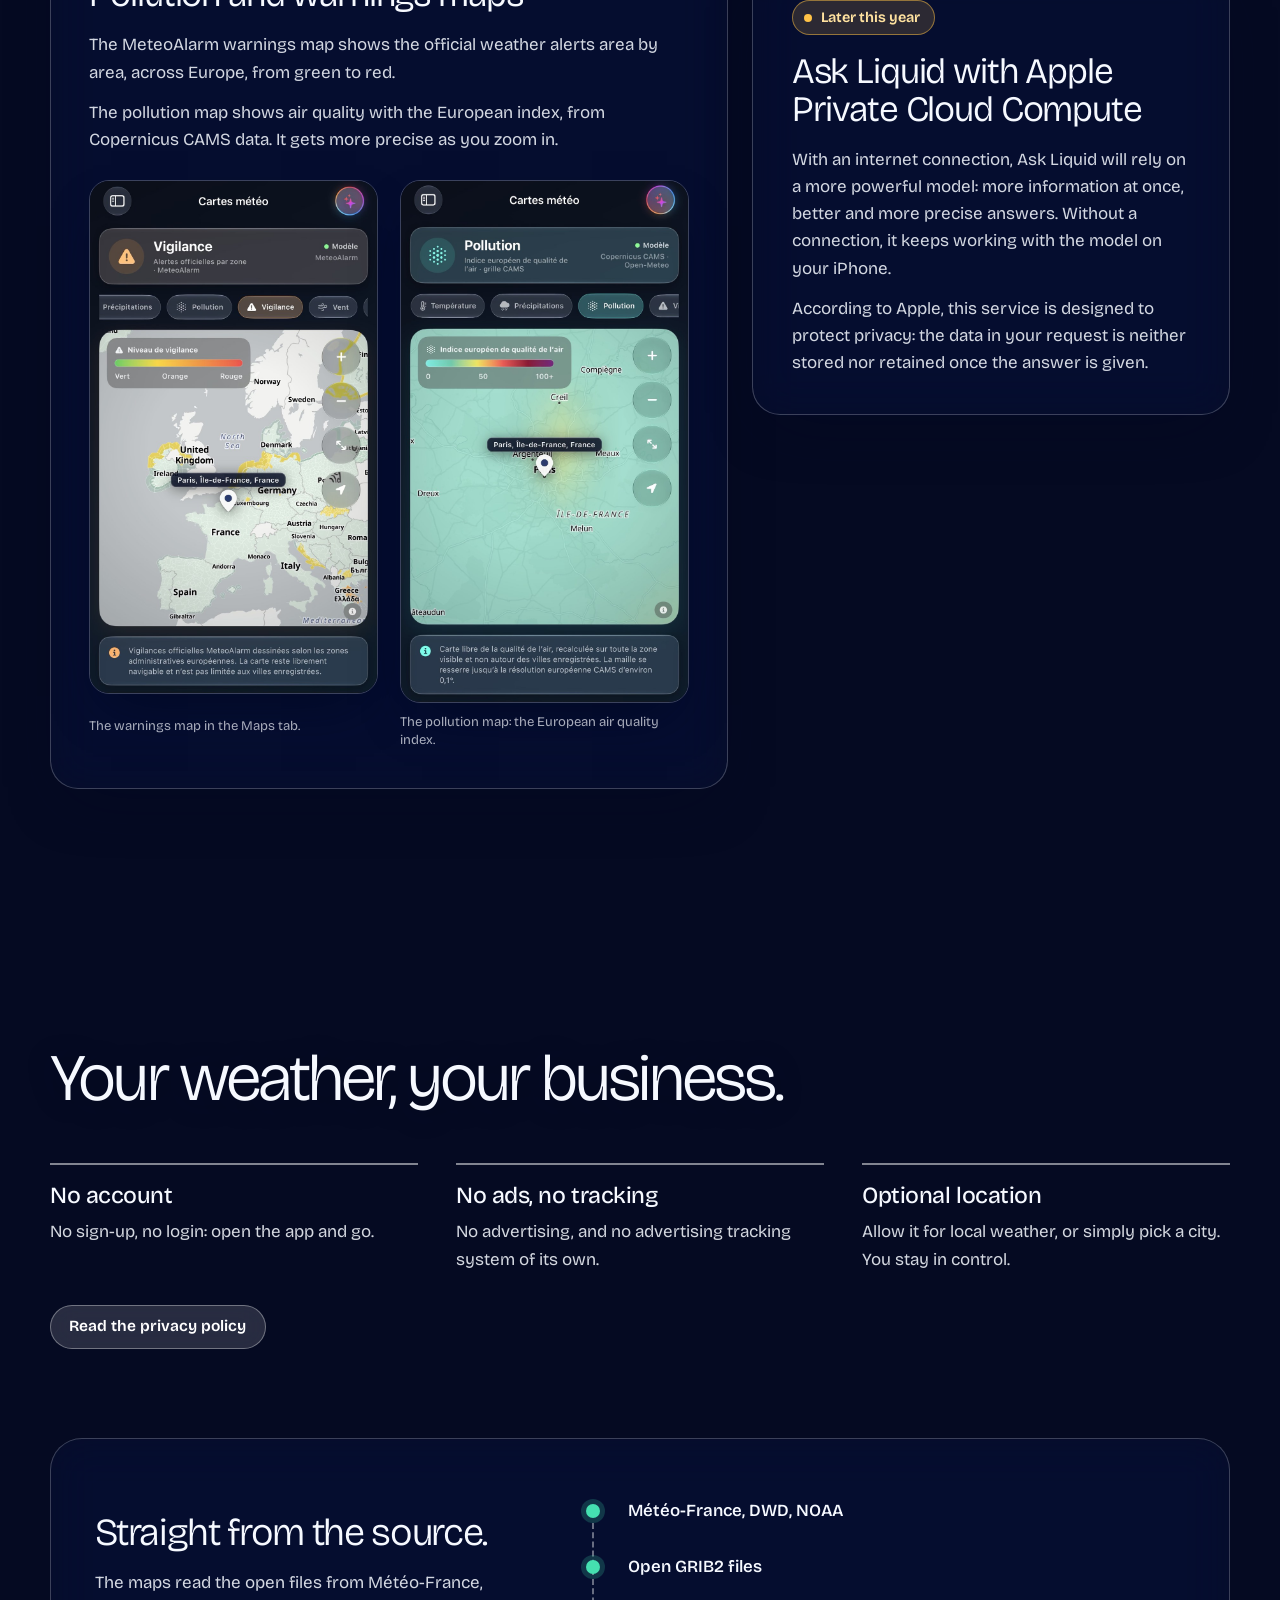
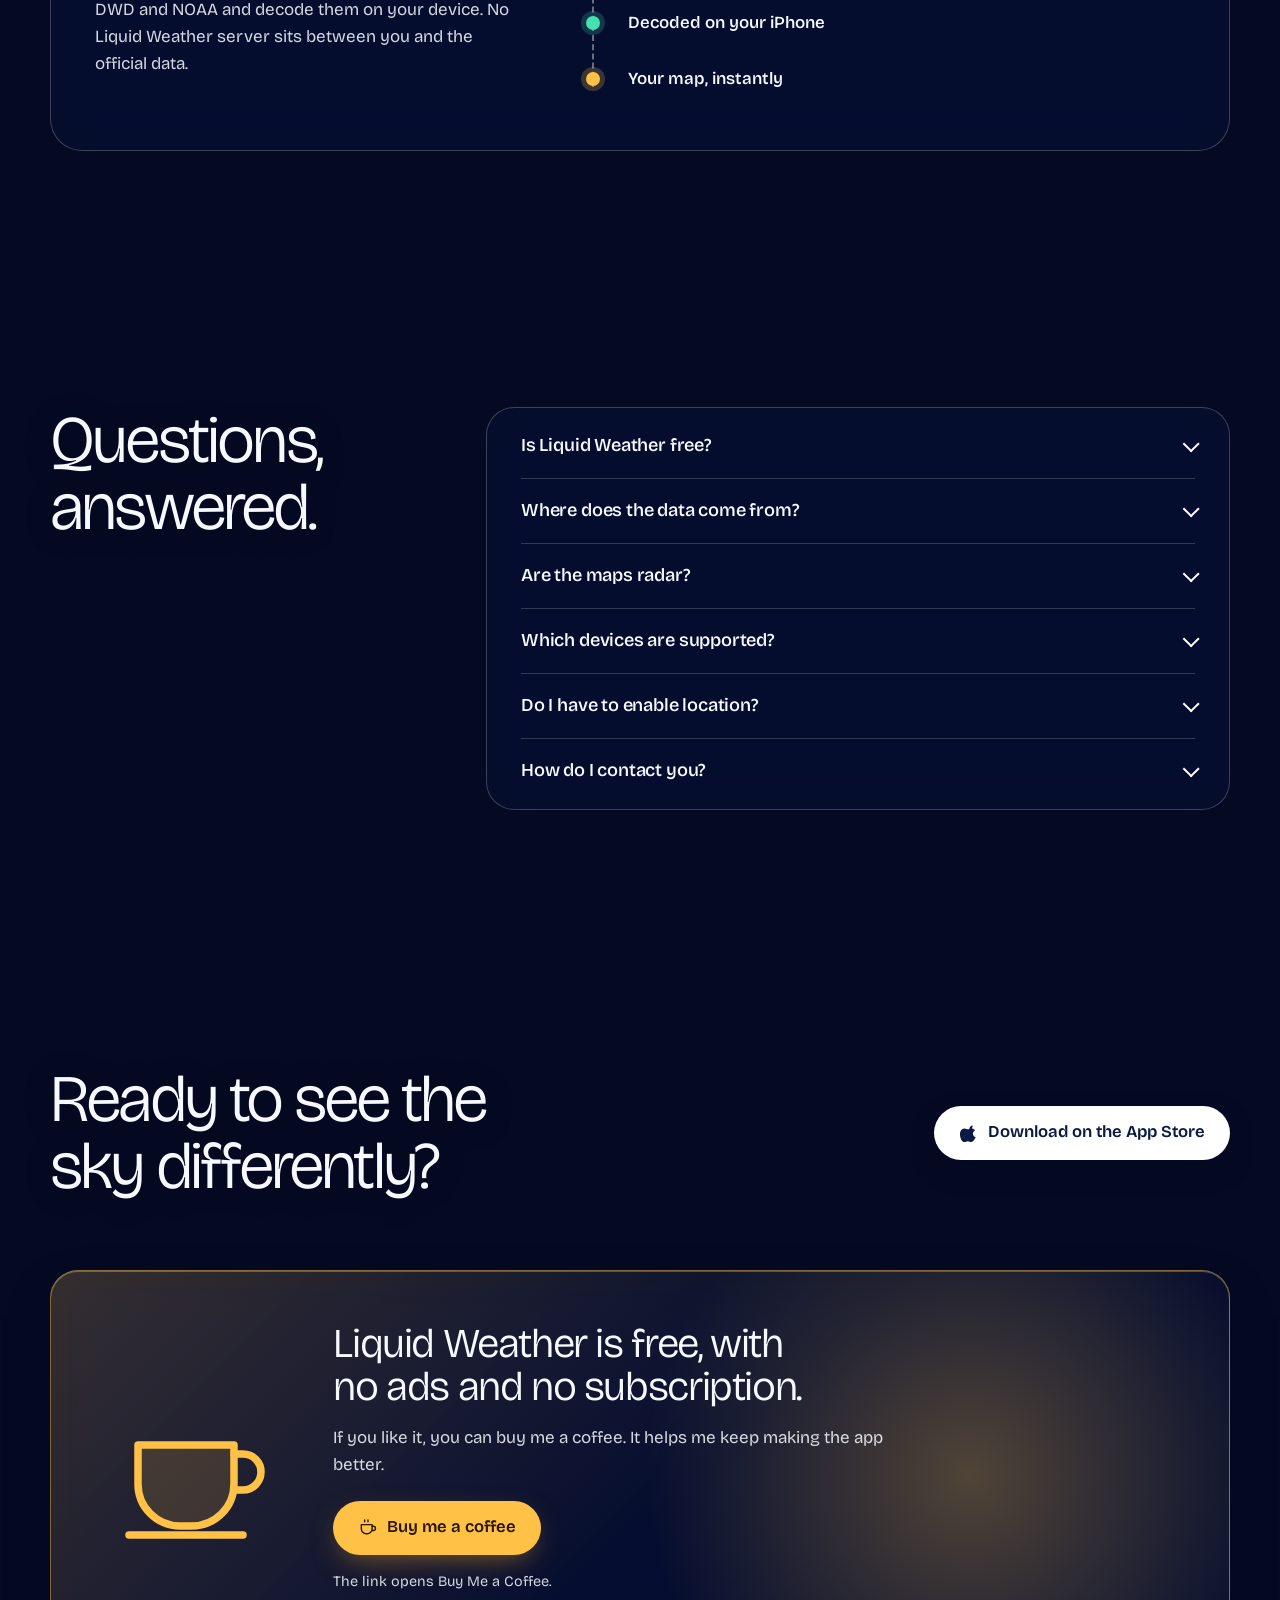
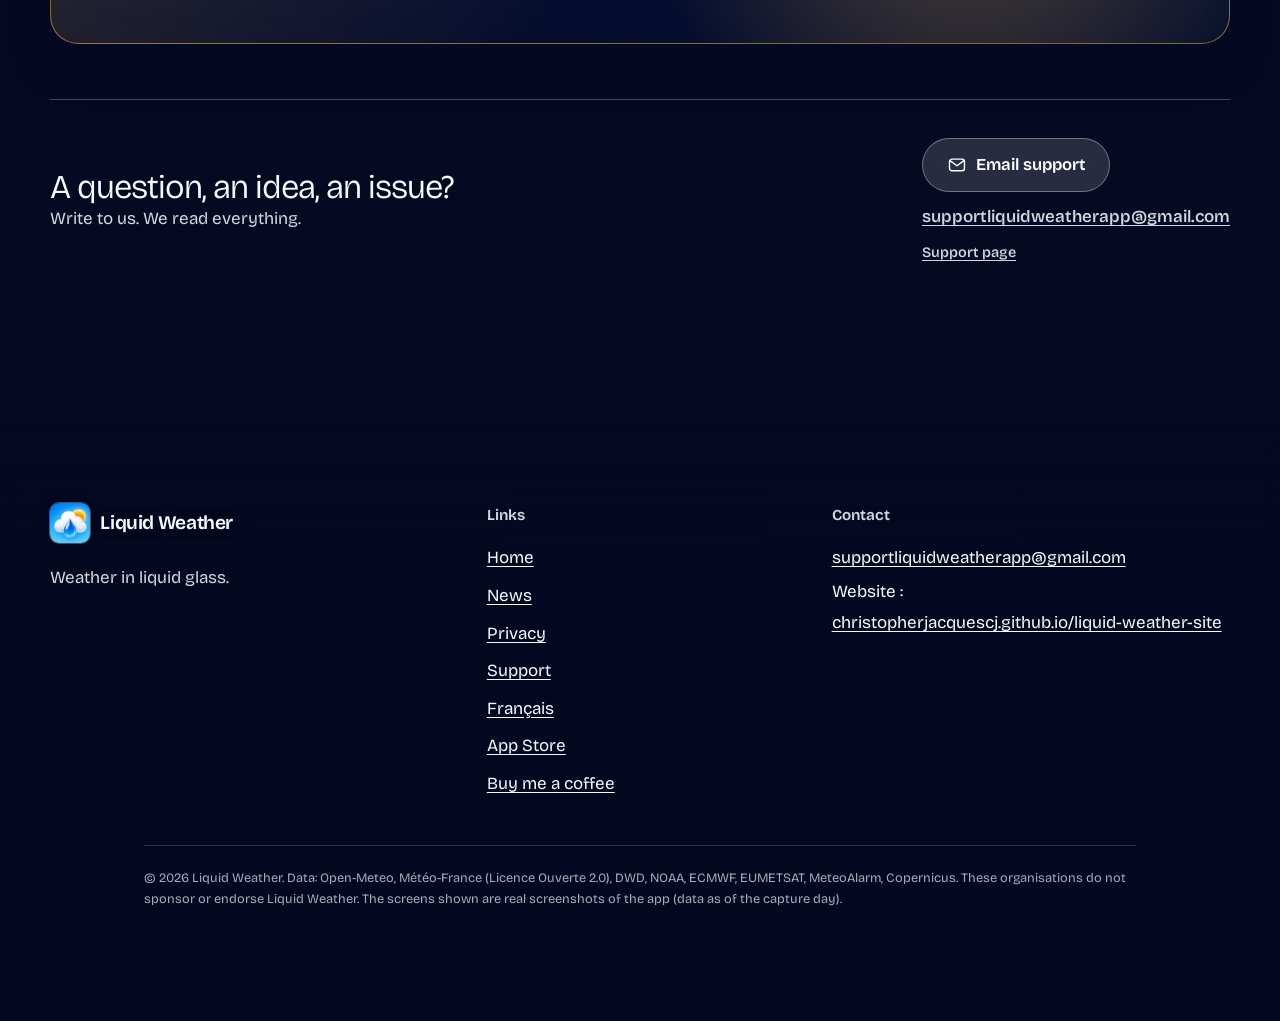
<file: index-en.html>
<!doctype html>
<html lang="en" class="no-js">
<head>
<meta charset="utf-8">
<meta name="viewport" content="width=device-width, initial-scale=1, viewport-fit=cover">
<meta name="theme-color" content="#050a22">
<meta name="color-scheme" content="dark">
<meta name="referrer" content="strict-origin-when-cross-origin">
<title>Liquid Weather — Weather in liquid glass for iPhone, iPad and Apple Watch</title>
<meta name="description" content="Liquid Weather compares up to 14 weather models (AROME, ICON, ARPEGE, GFS, ECMWF…): hourly forecasts, animated HD maps, official warnings, the Moon and an AI assistant. On iPhone, iPad and Apple Watch. Free, no ads.">
<link rel="canonical" href="https://christopherjacquescj.github.io/liquid-weather-site/index-en.html">
<link rel="alternate" hreflang="fr" href="https://christopherjacquescj.github.io/liquid-weather-site/">
<link rel="alternate" hreflang="en" href="https://christopherjacquescj.github.io/liquid-weather-site/index-en.html">
<link rel="alternate" hreflang="x-default" href="https://christopherjacquescj.github.io/liquid-weather-site/">
<meta property="og:type" content="website">
<meta property="og:site_name" content="Liquid Weather">
<meta property="og:title" content="Liquid Weather — Weather in liquid glass for iPhone, iPad and Apple Watch">
<meta property="og:description" content="Liquid Weather compares up to 14 weather models (AROME, ICON, ARPEGE, GFS, ECMWF…): hourly forecasts, animated HD maps, official warnings, the Moon and an AI assistant. On iPhone, iPad and Apple Watch. Free, no ads.">
<meta property="og:image" content="https://christopherjacquescj.github.io/liquid-weather-site/assets/og.jpg">
<meta property="og:url" content="https://christopherjacquescj.github.io/liquid-weather-site/index-en.html">
<meta property="og:locale" content="en_US">
<meta name="twitter:card" content="summary_large_image">
<meta name="twitter:image" content="https://christopherjacquescj.github.io/liquid-weather-site/assets/og.jpg">
<link rel="icon" type="image/png" href="assets/favicon.png">
<link rel="apple-touch-icon" href="assets/apple-touch-icon.png">
<link rel="preload" href="assets/fonts/bricolage-latin.woff2" as="font" type="font/woff2" crossorigin>
<link rel="stylesheet" href="css/site.css?v=4f5ab956">
<script>document.documentElement.className='js'</script>
<script type="application/ld+json">{"@context":"https://schema.org","@type":"MobileApplication","name":"Liquid Weather","operatingSystem":"iOS, iPadOS, watchOS","applicationCategory":"WeatherApplication","description":"Liquid Weather compares up to 14 weather models (AROME, ICON, ARPEGE, GFS, ECMWF…): hourly forecasts, animated HD maps, official warnings, the Moon and an AI assistant. On iPhone, iPad and Apple Watch. Free, no ads.","offers":{"@type":"Offer","price":"0","priceCurrency":"EUR"},"inLanguage":["fr","en","es","de","it","pt","ar"],"url":"https://christopherjacquescj.github.io/liquid-weather-site/"}</script>
</head>
<body class="page-home ">
<a class="skip" href="#main">Skip to content</a>
<div class="sky" aria-hidden="true"><canvas id="sky"></canvas><div class="moon" id="moon"><img src="assets/moon-full.webp?v=46697ee9" alt="" width="640" height="640" decoding="async"></div></div><div class="sky-scrim" aria-hidden="true"></div><canvas id="fx" class="fx" aria-hidden="true"></canvas>
<header class="nav" id="top">
<div class="nav-in glass">
<a class="brand" href="index-en.html" aria-label="Liquid Weather"><img src="assets/icon.png" width="34" height="34" alt=""><span>Liquid Weather</span></a>
<nav class="links" id="menu" aria-label="Main navigation">
<a href="#app">The app</a>
<a href="actualites-en.html">News</a>
<a href="privacy-en.html">Privacy</a>
<a href="support-en.html">Support</a>
<a class="lang" href="index.html" lang="fr" hreflang="fr">Français</a>
</nav>
<div class="nav-cta">
<a class="btn btn-coffee" href="https://buymeacoffee.com/liquidweatherapp" target="_blank" rel="noopener" aria-label="Buy me a coffee (Buy Me a Coffee, new tab)"><svg viewBox="0 0 24 24" aria-hidden="true" focusable="false" fill="none" stroke="currentColor" stroke-width="1.7" stroke-linecap="round" stroke-linejoin="round" ><path d="M4 8h13v5a6 6 0 0 1-6 6H10a6 6 0 0 1-6-6z"/><path d="M17 10h1.5a2.5 2.5 0 0 1 0 5H17"/><path d="M8 2.5v2M12 2.5v2"/></svg><span class="long">Buy me a coffee</span><span class="short" aria-hidden="true">Coffee</span></a>
<a class="btn btn-store" href="https://apps.apple.com/us/app/liquid-weather/id6807434223" target="_blank" rel="noopener" aria-label="Download Liquid Weather on the App Store (new tab)"><svg viewBox="0 0 24 24" aria-hidden="true" focusable="false" fill="currentColor"><path d="M16.5 3c.1 1.2-.4 2.4-1.1 3.2-.8.9-1.9 1.5-3 1.4-.1-1.2.4-2.4 1.1-3.1.8-.9 2-1.4 3-1.5zM20 17.2c-.5 1.2-.8 1.7-1.5 2.7-1 1.4-2.3 3.1-4 3.1-1.5 0-1.9-1-3.9-1s-2.5 1-4 1c-1.7 0-2.9-1.6-3.9-3C.9 16.200.6 11.700 2.100 9.300 3.200 7.600 5 6.600 6.700 6.600c1.700 0 2.800 1 4.200 1 1.400 0 2.200-1 4.200-1 1.500 0 3.100.8 4.200 2.200-3.700 2-3.100 7.300.7 8.400z"/></svg><span>App Store</span></a>
<button class="burger" type="button" aria-expanded="false" aria-controls="menu" aria-label="Menu"><span></span></button>
</div>
</div>
</header>
<main id="main">
<section class="tour" id="app" aria-label="App tour">
<span class="sky-mark" data-sky="now" style="top:0%" aria-hidden="true"></span><span class="sky-mark" data-sky="now" style="top:14%" aria-hidden="true"></span><span class="sky-mark" data-sky="fair" style="top:28%" aria-hidden="true"></span><span class="sky-mark" data-sky="fair" style="top:62%" aria-hidden="true"></span><span class="sky-mark" data-sky="aurora" style="top:80%" aria-hidden="true"></span><span class="sky-mark" data-sky="aurora" style="top:100%" aria-hidden="true"></span>
<div class="tour-stage">
<div class="tour-copy">
<article class="chap chap-hero" data-chap="0">
<h1 class="h-hero">See the sky coming.</h1>
<p class="lead">Liquid Weather brings together the world’s best weather models in a liquid-glass interface. Free, no ads, no subscription, in 7 languages, with 10 days of hour-by-hour forecasts.</p>
<div class="cta">
<a class="btn btn-store btn-lg" href="https://apps.apple.com/us/app/liquid-weather/id6807434223" target="_blank" rel="noopener"><svg viewBox="0 0 24 24" aria-hidden="true" focusable="false" fill="currentColor"><path d="M16.5 3c.1 1.2-.4 2.4-1.1 3.2-.8.9-1.9 1.5-3 1.4-.1-1.2.4-2.4 1.1-3.1.8-.9 2-1.4 3-1.5zM20 17.2c-.5 1.2-.8 1.7-1.5 2.7-1 1.4-2.3 3.1-4 3.1-1.5 0-1.9-1-3.9-1s-2.5 1-4 1c-1.7 0-2.9-1.6-3.9-3C.9 16.200.6 11.700 2.100 9.300 3.200 7.600 5 6.600 6.700 6.600c1.700 0 2.800 1 4.200 1 1.400 0 2.200-1 4.200-1 1.500 0 3.100.8 4.200 2.200-3.700 2-3.100 7.300.7 8.400z"/></svg><span>Download on the App Store</span></a>
<a class="btn btn-glass btn-lg" href="#c-home" data-go="1">Discover the app</a>
</div>
<div class="devs"><p class="devs-on">Available on</p><ul aria-label="Supported devices"><li><a href="#appareils"><svg viewBox="0 0 24 24" aria-hidden="true" focusable="false" fill="none" stroke="currentColor" stroke-width="1.7" stroke-linecap="round" stroke-linejoin="round" ><rect x="6.800" y="2.500" width="10.400" height="19" rx="2.800"/><path d="M10.300 18.600h3.400"/></svg><span>iPhone</span></a></li><li><a href="#appareils"><svg viewBox="0 0 24 24" aria-hidden="true" focusable="false" fill="none" stroke="currentColor" stroke-width="1.7" stroke-linecap="round" stroke-linejoin="round" ><rect x="2.800" y="4.500" width="18.400" height="15" rx="2.600"/><path d="M10.500 17.100h3"/></svg><span>iPad</span></a></li><li><a href="#appareils"><svg viewBox="0 0 24 24" aria-hidden="true" focusable="false" fill="none" stroke="currentColor" stroke-width="1.7" stroke-linecap="round" stroke-linejoin="round" ><rect x="6.300" y="6.200" width="11.400" height="11.600" rx="3.400"/><path d="m9.200 6.200.6-3.400h4.400l.6 3.400M9.200 17.800l.6 3.400h4.400l.6-3.400"/><path d="M17.700 10.600H19v2.800h-1.300"/></svg><span>Apple Watch</span></a></li></ul></div>
</article>
<article class="chap panel" data-chap="1" data-tab="home" id="c-home" aria-labelledby="c-home-t">
<p class="tabpill"><svg viewBox="0 0 24 24" aria-hidden="true" focusable="false" fill="none" stroke="currentColor" stroke-width="1.7" stroke-linecap="round" stroke-linejoin="round" ><path d="M3.500 11 12 4l8.500 7"/><path d="M5.500 9.500V20h13V9.500"/><path d="M10 20v-5.500h4V20"/></svg><span>Home</span></p>
<h2 id="c-home-t" class="h-chap">Your sky at a glance</h2>
<p class="chap-text">A living sky card: clouds, rain, snow, storms, the Moon. Then everything that matters, top to bottom.</p>
<ul class="ticks"><li>A summary written by the on-device AI from the real forecast</li><li>Sunrise and sunset, hour-by-hour forecast</li><li>Temperature, wind, humidity, visibility, cloud cover, difference from normals</li><li>Precipitation probability, air quality, weather risks, pressure, wind compass, pollen</li><li>Tap any card for its full detail</li></ul>

</article><article class="chap panel" data-chap="2" data-tab="forecast" id="c-forecast" aria-labelledby="c-forecast-t">
<p class="tabpill"><svg viewBox="0 0 24 24" aria-hidden="true" focusable="false" fill="none" stroke="currentColor" stroke-width="1.7" stroke-linecap="round" stroke-linejoin="round" ><rect x="3.500" y="5" width="17" height="15.500" rx="3"/><path d="M3.500 10h17M8 3v4M16 3v4"/></svg><span>Forecast</span></p>
<h2 id="c-forecast-t" class="h-chap">Up to 10 days, hour by hour</h2>
<p class="chap-text">Every variable has its own chart: temperature, precipitation, wind, UV, pressure… with a scrubber to read the exact value.</p>
<ul class="ticks"><li>Forecasts up to 10 days and an hour-by-hour view</li><li>Charts you can drag, with instant readouts</li><li>Two display modes: essentials or full detail</li></ul>
<div class="chips" role="group" aria-label="View" data-chips="forecast"><button type="button" aria-pressed="true">Températures</button><button type="button" aria-pressed="false">Précipitations</button></div>
</article><article class="chap panel" data-chap="3" data-tab="compare" id="c-compare" aria-labelledby="c-compare-t">
<p class="tabpill"><svg viewBox="0 0 24 24" aria-hidden="true" focusable="false" fill="none" stroke="currentColor" stroke-width="1.7" stroke-linecap="round" stroke-linejoin="round" ><rect x="4" y="4" width="7" height="7" rx="2"/><rect x="13" y="4" width="7" height="7" rx="2"/><rect x="4" y="13" width="7" height="7" rx="2"/><rect x="13" y="13" width="7" height="7" rx="2"/></svg><span>Compare</span></p>
<h2 id="c-compare-t" class="h-chap">Up to 14 models, one glance</h2>
<p class="chap-text">AROME, ICON, ARPEGE, GFS, ECMWF, UKMO and many more, side by side: agreement, disagreement, and how the forecast changes from one run to the next.</p>
<ul class="ticks"><li>Every model on the same chart</li><li>A model ranking and an agreement index</li><li>Previous-run analysis: does the forecast change?</li></ul>
<div class="chips" role="group" aria-label="View" data-chips="compare"><button type="button" aria-pressed="true">Résumé</button><button type="button" aria-pressed="false">Quelques Nuages</button><button type="button" aria-pressed="false">Thermomètre</button></div>
</article><article class="chap panel" data-chap="4" data-tab="maps" id="c-maps" aria-labelledby="c-maps-t">
<p class="tabpill"><svg viewBox="0 0 24 24" aria-hidden="true" focusable="false" fill="none" stroke="currentColor" stroke-width="1.7" stroke-linecap="round" stroke-linejoin="round" ><path d="m3.500 6.500 5.500-2 6 2.500 5.500-2v13l-5.500 2-6-2.500-5.500 2z"/><path d="M9 4.500v13M15 7v13"/></svg><span>Maps</span></p>
<h2 id="c-maps-t" class="h-chap">The sky in motion</h2>
<p class="chap-text">Temperature, rain, wind, clouds, snow, storms, animated hour by hour. The finest model is picked from your zoom: AROME HD over France.</p>
<ul class="ticks"><li>Layers: temperature, rain, wind, gusts, clouds, snow…</li><li>Time slider and smooth animation</li><li>Official data decoded on-device, no server</li></ul>
<div class="chips" role="group" aria-label="Map layers" data-chips="maps"><button type="button" aria-pressed="true">Température</button><button type="button" aria-pressed="false">Précipitations</button><button type="button" aria-pressed="false">Vent</button><button type="button" aria-pressed="false">Nuages</button><button type="button" aria-pressed="false">Cumul neige</button></div>
</article><article class="chap panel" data-chap="5" data-tab="moon" id="c-moon" aria-labelledby="c-moon-t">
<p class="tabpill"><svg viewBox="0 0 24 24" aria-hidden="true" focusable="false" fill="none" stroke="currentColor" stroke-width="1.7" stroke-linecap="round" stroke-linejoin="round" ><path d="M19.500 14A8 8 0 0 1 10 4.500 8 8 0 1 0 19.500 14z"/><path d="M17 3.500v3M15.500 5h3"/></svg><span>Lunaria</span></p>
<h2 id="c-moon-t" class="h-chap">The Moon, calculated</h2>
<p class="chap-text">Real phases, moonrise and moonset, eclipses: everything comes from ephemerides, with a real Moon that changes phase.</p>
<ul class="ticks"><li>Today’s phase and illumination</li><li>Moonrise, moonset and culmination</li><li>Lunar calendar</li></ul>
<p class="moon-live" data-moon-names="New Moon|Waxing crescent|First quarter|Waxing gibbous|Full Moon|Waning gibbous|Last quarter|Waning crescent" data-moon-tpl="Today: {name}, about {pct}% lit." hidden></p>
</article>
</div>
<div class="tour-phone">
<div class="phone" id="phone">
<div class="phone-body"><i class="hw l act"></i><i class="hw l vup"></i><i class="hw l vdn"></i><i class="hw r pwr"></i><i class="hw r cam"></i><div class="phone-glass"><div class="screen" id="screen" role="img" aria-label="Liquid Weather screen"><i class="island"></i>
<div class="layer is-on" data-tab="home"><div class="page-clip"><div class="page"><img src="assets/home.webp?v=6bb90a4e" width="660" height="4438" alt="" decoding="async" fetchpriority="high"></div></div>
<img class="ov top" src="assets/home-top.webp?v=c00883e1" width="660" height="170" alt=""><img class="ov bot" src="assets/home-tab.webp?v=7573b491" width="660" height="154" alt=""></div>
</div></div></div>
</div>
<p class="phone-note">Real screenshots of the app, shown in French (7 languages available). Data as of the capture day.</p>
</div>
<ol class="tour-dots" aria-label="Tour chapters">
<li><a href="#app" data-go="0" aria-label="See the sky coming."><span></span></a></li>
<li><a href="#c-home" data-go="1" aria-label="Home"><span></span></a></li><li><a href="#c-forecast" data-go="2" aria-label="Forecast"><span></span></a></li><li><a href="#c-compare" data-go="3" aria-label="Compare"><span></span></a></li><li><a href="#c-maps" data-go="4" aria-label="Maps"><span></span></a></li><li><a href="#c-moon" data-go="5" aria-label="Lunaria"><span></span></a></li>
</ol>
</div>
<script type="application/json" id="tour-data">{"screen":[660,1434],"hots":{"home":[5.682,91.736,19.318,5.649],"forecast":[23.0,91.736,19.318,5.649],"compare":[40.341,91.736,19.318,5.649],"maps":[57.682,91.736,19.318,5.649],"moon":[75.0,91.736,19.318,5.649]},"tabs":[{"id":"home","ratio":6.7242,"layers":[{"img":"assets/home.webp?v=6bb90a4e"}],"top":"assets/home-top.webp?v=c00883e1","bot":"assets/home-tab.webp?v=7573b491"},{"id":"forecast","ratio":7.25,"layers":[{"img":"assets/forecast-s0.webp?v=8556e8db","label":"Températures"},{"img":"assets/forecast-s1.webp?v=844b7ecc","label":"Précipitations"}],"top":"assets/forecast-top.webp?v=76a5504a","bot":"assets/forecast-tab.webp?v=e1511aac"},{"id":"compare","ratio":7.4636,"layers":[{"img":"assets/compare-s0.webp?v=650786d1","label":"Résumé"},{"img":"assets/compare-s1.webp?v=205d80a4","label":"Quelques Nuages"},{"img":"assets/compare-s2.webp?v=34c7e37e","label":"Thermomètre"}],"top":"assets/compare-top.webp?v=ca91ea26","bot":"assets/compare-tab.webp?v=a3e1572a"},{"id":"maps","layers":[{"img":"assets/map-l0.webp?v=2454cc52","label":"Température"},{"img":"assets/map-l1.webp?v=6444a206","label":"Précipitations"},{"img":"assets/map-l2.webp?v=951e3f59","label":"Vent"},{"img":"assets/map-l3.webp?v=60780834","label":"Nuages"},{"img":"assets/map-l4.webp?v=1a82eba0","label":"Cumul neige"}],"times":["assets/map-t0.webp?v=52d239e4","assets/map-t1.webp?v=77d78ab5","assets/map-t2.webp?v=77ea30d7","assets/map-t3.webp?v=0ad05a28","assets/map-t4.webp?v=a14b8e92","assets/map-t5.webp?v=ec3b6987","assets/map-t6.webp?v=0dcb1bc4","assets/map-t7.webp?v=34244625"]},{"id":"moon","ratio":6.8667,"layers":[{"img":"assets/moon.webp?v=b9cad843"}],"top":"assets/moon-top.webp?v=8013d1f9","bot":"assets/moon-tab.webp?v=1711b95f"}]}</script>
</section>
<section class="devsec sec" id="appareils" aria-labelledby="dev-t">
<span class="sky-mark" data-sky="aurora" style="top:4%" aria-hidden="true"></span><span class="sky-mark" data-sky="aurora" style="top:46%" aria-hidden="true"></span>
<div class="wrap">
<header class="sec-head"><h2 id="dev-t" class="h-sec">Also on iPad and Apple Watch.</h2><p class="lead">One free app for all three of your devices. Each one has its own layout, made for the size of its screen.</p></header>

<div class="dev-row dev-ipad-row">
<div class="dev-copy">
<p class="tabpill"><svg viewBox="0 0 24 24" aria-hidden="true" focusable="false" fill="none" stroke="currentColor" stroke-width="1.7" stroke-linecap="round" stroke-linejoin="round" ><rect x="2.800" y="4.500" width="18.400" height="15" rx="2.600"/><path d="M10.500 17.100h3"/></svg><span>iPad</span></p>
<h3 class="h-chap">A bigger screen shows more weather at once.</h3>
<p class="chap-text">On iPad the app goes from 5 tabs to 7 and uses the full width of the screen.</p>
<ul class="ticks"><li><b>Hourly</b>: an hour-by-hour table with 15 data points (temperature, feels-like, rain, wind, gusts, pressure, UV…), and charts. You pick the model.</li><li><b>Risks</b>: eight risks (rain, storms, heat, wind, cold, snow, ice, fire), each scored 0 to 6 for the next 7 days. The app explains how each score is worked out.</li><li><b>Compare</b>: all the models side by side, on bigger charts.</li><li>A layout made for the big screen: forecasts in several zones, wider detail sheets.</li><li>Extra-large widgets for the Home Screen.</li></ul>
</div>
<figure class="dev-fig dev-fig-ipad">
<div class="ipad"><div class="ipad-glass"><div class="ipad-screen"><img class="shot on" src="assets/ipad-horaire.webp?v=24b0c698" width="1440" height="1080" alt="The Hourly tab of the app on iPad (shown in French): the temperature curve and the precipitation chart over 10 days, with the list of weather models above." loading="lazy" decoding="async" draggable="false"><img class="shot" src="assets/ipad-tableau.webp?v=bbebe73e" width="1440" height="1080" alt="The Hourly tab as a table: one row every 3 hours, with temperature, feels-like, rain, humidity, wind, gusts and pressure." loading="lazy" decoding="async" draggable="false"><img class="shot" src="assets/ipad-risques.webp?v=1774a7bf" width="1440" height="1080" alt="The Risks tab on iPad: a grid of eight risks (rain, storms, heat, wind, cold, snow, ice, fire), scored 0 to 6, for 7 days." loading="lazy" decoding="async" draggable="false"><img class="shot" src="assets/ipad-methode.webp?v=48f50cfc" width="1440" height="1080" alt="How the risks are explained on iPad: the 0 to 6 scale of each of the eight risks." loading="lazy" decoding="async" draggable="false"></div></div></div>
<div class="chips ipad-chips" role="group" aria-label="Choose which iPad screen to show"><button type="button" aria-pressed="true">Hourly: charts</button><button type="button" aria-pressed="false">Hourly: table</button><button type="button" aria-pressed="false">Risks over 7 days</button><button type="button" aria-pressed="false">Scales from 0 to 6</button></div>
<figcaption class="fine">Real screenshots, with the app in French (7 languages available). The Hourly and Risks tabs exist only on iPad.</figcaption>
</figure>
</div>

<div class="dev-row dev-watch-row rev">
<div class="dev-copy">
<p class="tabpill"><svg viewBox="0 0 24 24" aria-hidden="true" focusable="false" fill="none" stroke="currentColor" stroke-width="1.7" stroke-linecap="round" stroke-linejoin="round" ><rect x="6.300" y="6.200" width="11.400" height="11.600" rx="3.400"/><path d="m9.200 6.200.6-3.400h4.400l.6 3.400M9.200 17.800l.6 3.400h4.400l.6-3.400"/><path d="M17.700 10.600H19v2.800h-1.300"/></svg><span>Apple Watch</span></p>
<h3 class="h-chap">The weather and the Moon, on your wrist.</h3>
<p class="chap-text">Three pages to swipe through, and a watch face that shows the weather at a glance.</p>
<ul class="ticks"><li><b>Now</b>: temperature, conditions, today’s high and low, humidity, wind and the Moon.</li><li><b>7 days</b>: the week’s forecast, with each day’s minimum and maximum.</li><li><b>Lunaria</b>: today’s real Moon, its phase, the day of the cycle and the next phases with their dates.</li><li><b>Watch face</b>: a complication in inline, circular, rectangular or corner shape.</li><li>Your city and units come from your iPhone. All 7 app languages are there too.</li></ul>
</div>
<figure class="dev-fig">
<div class="watch" role="img" aria-label="Diagram of an Apple Watch showing the Lunaria page: the Moon."><i class="w-crown" aria-hidden="true"></i><i class="w-btn" aria-hidden="true"></i>
<div class="watch-case"><div class="watch-glass"><div class="watch-screen" aria-hidden="true"><img src="assets/moon-full.webp" width="640" height="640" alt="" loading="lazy" decoding="async"><span class="w-dots"><i></i><i></i><i></i></span></div></div></div></div>
</figure>
</div>

<div class="dev-foot">
<a class="btn btn-store btn-lg" href="https://apps.apple.com/us/app/liquid-weather/id6807434223" target="_blank" rel="noopener"><svg viewBox="0 0 24 24" aria-hidden="true" focusable="false" fill="currentColor"><path d="M16.5 3c.1 1.2-.4 2.4-1.1 3.2-.8.9-1.9 1.5-3 1.4-.1-1.2.4-2.4 1.1-3.1.8-.9 2-1.4 3-1.5zM20 17.2c-.5 1.2-.8 1.7-1.5 2.7-1 1.4-2.3 3.1-4 3.1-1.5 0-1.9-1-3.9-1s-2.5 1-4 1c-1.7 0-2.9-1.6-3.9-3C.9 16.200.6 11.700 2.100 9.300 3.200 7.600 5 6.600 6.700 6.600c1.700 0 2.800 1 4.200 1 1.400 0 2.200-1 4.200-1 1.500 0 3.100.8 4.200 2.200-3.700 2-3.100 7.300.7 8.400z"/></svg><span>Download on the App Store</span></a>
<p class="fine">For iOS 17, iPadOS 17 and watchOS 10, or later.<br>The Apple Watch drawing is a simplified diagram, not a screenshot.</p>
</div>
</div>
</section>
<section class="models sec" id="models" aria-labelledby="models-t">
<span class="sky-mark" data-sky="storm" style="top:26%" aria-hidden="true"></span><span class="sky-mark" data-sky="storm" style="top:82%" aria-hidden="true"></span>
<div class="wrap models-grid">
<div class="models-copy">
<h2 id="models-t" class="h-sec">Weather models don’t always agree.</h2>
<p class="lead">Each weather centre computes its own forecast. For tomorrow they look alike. For eight days from now, much less. Liquid Weather puts them on the same chart, tells you whether they agree, and shows you whether the forecast changes from one run to the next.</p>
<ul class="legend" aria-label="Modèles"><li data-model="0"><i style="--c:#ffd166"></i><b>AROME</b><span>Météo-France</span></li><li data-model="1"><i style="--c:#ff8fab"></i><b>ARPEGE</b><span>Météo-France</span></li><li data-model="2"><i style="--c:#6fe3c4"></i><b>ICON</b><span>DWD, Germany</span></li><li data-model="3"><i style="--c:#8fb8ff"></i><b>GFS</b><span>NOAA, United States</span></li><li data-model="4"><i style="--c:#c9a8ff"></i><b>ECMWF</b><span>European centre</span></li></ul>
</div>
<figure class="chart glass" id="chart" data-colors="#ffd166,#ff8fab,#6fe3c4,#8fb8ff,#c9a8ff" data-in="in {n} days" data-in1="in 1 day" data-now="Now" data-agree="Low|Fair|Good|Very good">
<svg class="chart-svg" viewBox="0 0 800 420" role="img" aria-label="Illustration: five forecast curves that drift apart over time" preserveAspectRatio="xMidYMid meet"></svg>
<div class="chart-axis" aria-hidden="true"><span>Now</span><span>+3 d</span><span>+6 d</span><span>+10 d</span></div>
<div class="chart-ui">
<div class="ctl"><label for="horizon">How far ahead?</label><output id="horizon-out" for="horizon">Now</output>
<input id="horizon" type="range" min="0" max="100" value="6" step="1"></div>
<div class="meter" aria-live="polite"><span class="meter-label">Model agreement</span><span class="meter-bars" aria-hidden="true"><i></i><i></i><i></i><i></i></span><b class="meter-val">Very good</b></div>
</div>
<figcaption>Illustration: five of the app’s 14 models, with example curves. This is not a forecast.</figcaption>
</figure>
</div>
</section>
<section class="feat sec" id="features" aria-labelledby="feat-t">
<span class="sky-mark" data-sky="snow" style="top:20%" aria-hidden="true"></span><span class="sky-mark" data-sky="snow" style="top:80%" aria-hidden="true"></span>
<div class="wrap">
<header class="sec-head"><h2 id="feat-t" class="h-sec">Everything you need. Nothing you don’t.</h2><p class="lead">One app to understand the weather now, the weather coming, and how far to trust it.</p></header>
<ul class="toc">
<li class="toc-row"><h3>Expert forecasts</h3><div class="toc-body"><p>Hourly and up to 10 days: temperature, feels-like, wind, gusts, humidity, pressure, UV, precipitation. Tap any value to dive into the detail.</p></div></li>
<li class="toc-row"><h3>Alerts and risks</h3><div class="toc-body"><p>Official MeteoAlarm warnings for your area, useful notifications and risk indicators you can read at a glance.</p><div class="levels" aria-hidden="true"><span class="lv lv0">Green</span><span class="lv lv1">Yellow</span><span class="lv lv2">Orange</span><span class="lv lv3">Red</span></div></div></li>
<li class="toc-row"><h3>From sky to summit</h3><div class="toc-body"><ul class="tags"><li>Mountain and snow</li><li>Sea</li><li>UV index</li><li>Air quality</li><li>Pollen</li><li>Sun</li><li>Pressure</li><li>Seasonal outlook</li><li>Wildfire risk (EFFIS)</li><li>Lightning (satellite)</li></ul></div></li>
<li class="toc-row"><h3>In your language</h3><div class="toc-body"><ul class="langs"><li lang="fr">Français</li><li lang="en">English</li><li lang="es">Español</li><li lang="de">Deutsch</li><li lang="it">Italiano</li><li lang="pt">Português</li><li lang="ar" dir="rtl">العربية</li></ul><p>The whole app is available in 7 languages.</p></div></li>
<li class="toc-row"><h3>Fluid under your finger</h3><div class="toc-body"><p>A liquid-glass interface made for iOS: everything responds, everything animates, nothing clutters.</p></div></li>
<li class="toc-row"><h3>Wherever you are</h3><div class="toc-body"><p>iPhone, iPad, Apple Watch. Home and Lock Screen widgets, complications, a risk dashboard on iPad.</p><ul class="tags"><li>iPhone</li><li>iPad</li><li>Apple Watch</li><li>Widgets</li><li>Complications</li></ul><p><a class="btn btn-glass" href="#appareils">See iPad and Apple Watch</a></p></div></li>
</ul>
</div>
</section>
<section class="newsec sec" id="news" aria-labelledby="news-t">
<span class="sky-mark" data-sky="drizzle" style="top:20%" aria-hidden="true"></span><span class="sky-mark" data-sky="drizzle" style="top:80%" aria-hidden="true"></span>
<div class="wrap">
<header class="sec-head sec-head-row"><div><h2 id="news-t" class="h-sec">Weather news</h2><p class="lead">What the sky is doing, explained simply.</p></div>
<a class="btn btn-glass" href="actualites-en.html">All news</a></header>
<div class="rail" id="news-rail" data-lang="en" data-page="actualites-en.html" data-error="The articles can’t load right now. Please try again in a moment."><p class="rail-msg">Loading articles…</p></div>
<noscript><p class="rail-msg">The news needs JavaScript here. You can also read it on the News page.</p></noscript>
</div>
</section>
<section class="soon sec" id="soon" aria-labelledby="soon-t">
<span class="sky-mark" data-sky="fog" style="top:20%" aria-hidden="true"></span><span class="sky-mark" data-sky="fog" style="top:80%" aria-hidden="true"></span>
<div class="wrap">
<header class="sec-head"><h2 id="soon-t" class="h-sec">What’s new</h2><p class="lead">The pollution and warnings maps are already in the app. Ask Liquid gets more precise later this year.</p></header>
<div class="soon-grid">
<article class="soon-card soon-a glass">
<p class="when">Already in the app</p>
<h3>Pollution and warnings maps</h3>
<div class="soon-text"><p>The MeteoAlarm warnings map shows the official weather alerts area by area, across Europe, from green to red.</p><p>The pollution map shows air quality with the European index, from Copernicus CAMS data. It gets more precise as you zoom in.</p></div>
<div class="soon-shots">
<figure><img src="actualites/2026-10-27-cartes-pollution-vigilance-apple-pcc/images/fig1.jpg" width="900" height="1605" loading="lazy" decoding="async" alt="The warnings map in the Maps tab."><figcaption>The warnings map in the Maps tab.</figcaption></figure>
<figure><img src="actualites/2026-10-27-cartes-pollution-vigilance-apple-pcc/images/fig2.jpg" width="900" height="1635" loading="lazy" decoding="async" alt="The pollution map: the European air quality index."><figcaption>The pollution map: the European air quality index.</figcaption></figure>
</div>
</article>
<article class="soon-card soon-b glass">
<p class="when">Later this year</p>
<h3>Ask Liquid with Apple Private Cloud Compute</h3>
<div class="soon-text"><p>With an internet connection, Ask Liquid will rely on a more powerful model: more information at once, better and more precise answers. Without a connection, it keeps working with the model on your iPhone.</p><p>According to Apple, this service is designed to protect privacy: the data in your request is neither stored nor retained once the answer is given.</p></div>
</article>
</div>
</div>
</section>
<section class="privsec sec" id="privacy" aria-labelledby="priv-t">
<span class="sky-mark" data-sky="cirrus" style="top:12%" aria-hidden="true"></span><span class="sky-mark" data-sky="cirrus" style="top:88%" aria-hidden="true"></span>
<div class="wrap">
<h2 id="priv-t" class="h-sec">Your weather, your business.</h2>
<div class="priv-cols">
<div><h3>No account</h3><p>No sign-up, no login: open the app and go.</p></div>
<div><h3>No ads, no tracking</h3><p>No advertising, and no advertising tracking system of its own.</p></div>
<div><h3>Optional location</h3><p>Allow it for local weather, or simply pick a city. You stay in control.</p></div>
</div>
<p class="priv-link"><a class="btn btn-glass" href="privacy-en.html">Read the privacy policy</a></p>
<div class="hood">
<div class="hood-copy"><h3 class="h-sub">Straight from the source.</h3><p>The maps read the open files from Météo-France, DWD and NOAA and decode them on your device. No Liquid Weather server sits between you and the official data.</p></div>
<ol class="pipe" aria-label="From the official file to your map, with no Liquid Weather server"><li>Météo-France, DWD, NOAA</li><li>Open GRIB2 files</li><li>Decoded on your iPhone</li><li>Your map, instantly</li></ol>
</div>
</div>
</section>
<section class="faq sec" id="faq" aria-labelledby="faq-t">
<span class="sky-mark" data-sky="golden" style="top:20%" aria-hidden="true"></span><span class="sky-mark" data-sky="golden" style="top:80%" aria-hidden="true"></span>
<div class="wrap faq-wrap"><h2 id="faq-t" class="h-sec">Questions, answered.</h2><div class="faq-list"><details><summary>Is Liquid Weather free?</summary><p>Yes. The app is free, with no ads and no subscription.</p></details><details><summary>Where does the data come from?</summary><p>Forecasts come from Open-Meteo. The maps read open data directly from Météo-France (AROME, ARPEGE), DWD (ICON) and NOAA (GFS). The Moon is computed on the device; lightning comes from the EUMETSAT satellite; warnings from MeteoAlarm; wildfire risk from Copernicus EFFIS.</p></details><details><summary>Are the maps radar?</summary><p>No, and the app says so plainly: they are model forecasts, never radar observations. Only the lightning layer is a satellite observation.</p></details><details><summary>Which devices are supported?</summary><p>iPhone (iOS 17 or later), iPad (iPadOS 17 or later) and Apple Watch (watchOS 10 or later). Summaries and the AI assistant work on devices that support Apple Intelligence.</p></details><details><summary>Do I have to enable location?</summary><p>No. It is optional: you can pick a city by hand and change the permission any time in iOS Settings.</p></details><details><summary>How do I contact you?</summary><p>By email at <a href="mailto:supportliquidweatherapp@gmail.com">supportliquidweatherapp@gmail.com</a>, or from the Support page. We read everything.</p></details></div></div>
</section>
<section class="finale sec" id="soutenir" aria-labelledby="cta-t">
<span class="sky-mark" data-sky="aurora" style="top:22%" aria-hidden="true"></span><span class="sky-mark" data-sky="aurora" style="top:100%" aria-hidden="true"></span>
<div class="wrap">
<div class="finale-cta"><h2 id="cta-t" class="h-sec">Ready to see the sky differently?</h2>
<a class="btn btn-store btn-lg" href="https://apps.apple.com/us/app/liquid-weather/id6807434223" target="_blank" rel="noopener"><svg viewBox="0 0 24 24" aria-hidden="true" focusable="false" fill="currentColor"><path d="M16.5 3c.1 1.2-.4 2.4-1.1 3.2-.8.9-1.9 1.5-3 1.4-.1-1.2.4-2.4 1.1-3.1.8-.9 2-1.4 3-1.5zM20 17.2c-.5 1.2-.8 1.7-1.5 2.7-1 1.4-2.3 3.1-4 3.1-1.5 0-1.9-1-3.9-1s-2.5 1-4 1c-1.7 0-2.9-1.6-3.9-3C.9 16.200.6 11.700 2.100 9.300 3.200 7.600 5 6.600 6.700 6.600c1.700 0 2.800 1 4.200 1 1.400 0 2.200-1 4.200-1 1.500 0 3.100.8 4.200 2.200-3.700 2-3.100 7.300.7 8.400z"/></svg><span>Download on the App Store</span></a></div>
<div class="coffee glass">
<div class="cup" aria-hidden="true"><svg viewBox="0 0 120 120"><g class="steam"><path d="M44 40c-6-8 6-12 0-22"/><path d="M60 40c-6-8 6-12 0-22"/><path d="M76 40c-6-8 6-12 0-22"/></g><path class="cup-body" d="M24 52h64v26a28 28 0 0 1-28 28h-8a28 28 0 0 1-28-28z"/><path class="cup-handle" d="M88 58h6a12 12 0 0 1 0 24h-6"/><path class="cup-saucer" d="M18 112h76"/></svg></div>
<div class="coffee-copy"><h3>Liquid Weather is free, with no ads and no subscription.</h3><p>If you like it, you can buy me a coffee. It helps me keep making the app better.</p>
<p class="coffee-cta"><a class="btn btn-coffee btn-lg" href="https://buymeacoffee.com/liquidweatherapp" target="_blank" rel="noopener"><svg viewBox="0 0 24 24" aria-hidden="true" focusable="false" fill="none" stroke="currentColor" stroke-width="1.7" stroke-linecap="round" stroke-linejoin="round" ><path d="M4 8h13v5a6 6 0 0 1-6 6H10a6 6 0 0 1-6-6z"/><path d="M17 10h1.5a2.5 2.5 0 0 1 0 5H17"/><path d="M8 2.5v2M12 2.5v2"/></svg><span>Buy me a coffee</span></a></p>
<p class="fine">The link opens Buy Me a Coffee.</p></div>
</div>
<div class="contact">
<div><h3>A question, an idea, an issue?</h3><p>Write to us. We read everything.</p></div>
<div class="contact-actions"><a class="btn btn-glass btn-lg" href="mailto:supportliquidweatherapp@gmail.com?subject=Liquid%20Weather%20%E2%80%94%20Support"><svg viewBox="0 0 24 24" aria-hidden="true" focusable="false" fill="none" stroke="currentColor" stroke-width="1.7" stroke-linecap="round" stroke-linejoin="round" ><rect x="3" y="5" width="18" height="14" rx="3"/><path d="m4 7 8 6 8-6"/></svg><span>Email support</span></a>
<p class="mail"><a href="mailto:supportliquidweatherapp@gmail.com">supportliquidweatherapp@gmail.com</a></p>
<p class="fine"><a href="support-en.html">Support page</a></p></div>
</div>
</div>
</section>
</main>
<footer class="foot">
<div class="wrap foot-grid">
<div class="foot-brand"><a class="brand" href="index-en.html"><img src="assets/icon.png" width="40" height="40" alt=""><span>Liquid Weather</span></a><p>Weather in liquid glass.</p></div>
<nav aria-label="Links"><h2>Links</h2><ul>
<li><a href="index-en.html">Home</a></li>
<li><a href="actualites-en.html">News</a></li>
<li><a href="privacy-en.html">Privacy</a></li>
<li><a href="support-en.html">Support</a></li>
<li><a href="index.html" lang="fr" hreflang="fr">Français</a></li>
<li><a href="https://apps.apple.com/us/app/liquid-weather/id6807434223" target="_blank" rel="noopener">App Store</a></li>
<li><a href="https://buymeacoffee.com/liquidweatherapp" target="_blank" rel="noopener">Buy me a coffee</a></li></ul></nav>
<div><h2>Contact</h2><ul><li><a href="mailto:supportliquidweatherapp@gmail.com">supportliquidweatherapp@gmail.com</a></li><li>Website : <a href="https://christopherjacquescj.github.io/liquid-weather-site/">christopherjacquescj.github.io/liquid-weather-site</a></li></ul></div>
</div>
<p class="wrap legal">© 2026 Liquid Weather. Data: Open-Meteo, Météo-France (Licence Ouverte 2.0), DWD, NOAA, ECMWF, EUMETSAT, MeteoAlarm, Copernicus. These organisations do not sponsor or endorse Liquid Weather. The screens shown are real screenshots of the app (data as of the capture day).</p>
</footer>
<button type="button" class="sky-pause glass" aria-pressed="false" data-label-pause="Pause the animated sky" data-label-play="Play the animated sky" aria-label="Pause the animated sky"><span class="i-pause"><svg viewBox="0 0 24 24" aria-hidden="true" focusable="false" fill="none" stroke="currentColor" stroke-width="1.7" stroke-linecap="round" stroke-linejoin="round" ><path d="M9 5v14M15 5v14"/></svg></span><span class="i-play"><svg viewBox="0 0 24 24" aria-hidden="true" focusable="false" fill="none" stroke="currentColor" stroke-width="1.7" stroke-linecap="round" stroke-linejoin="round" ><path d="M8 5.500v13l10.500-6.500z"/></svg></span></button>
<script src="js/sky.js?v=c0dda4a7" defer></script>
<script src="js/fx.js?v=f9a43b85" defer></script>
<script src="js/site.js?v=30651873" defer></script>
<script src="js/home.js?v=62ccfb7b" defer></script>

</body></html>
</file>
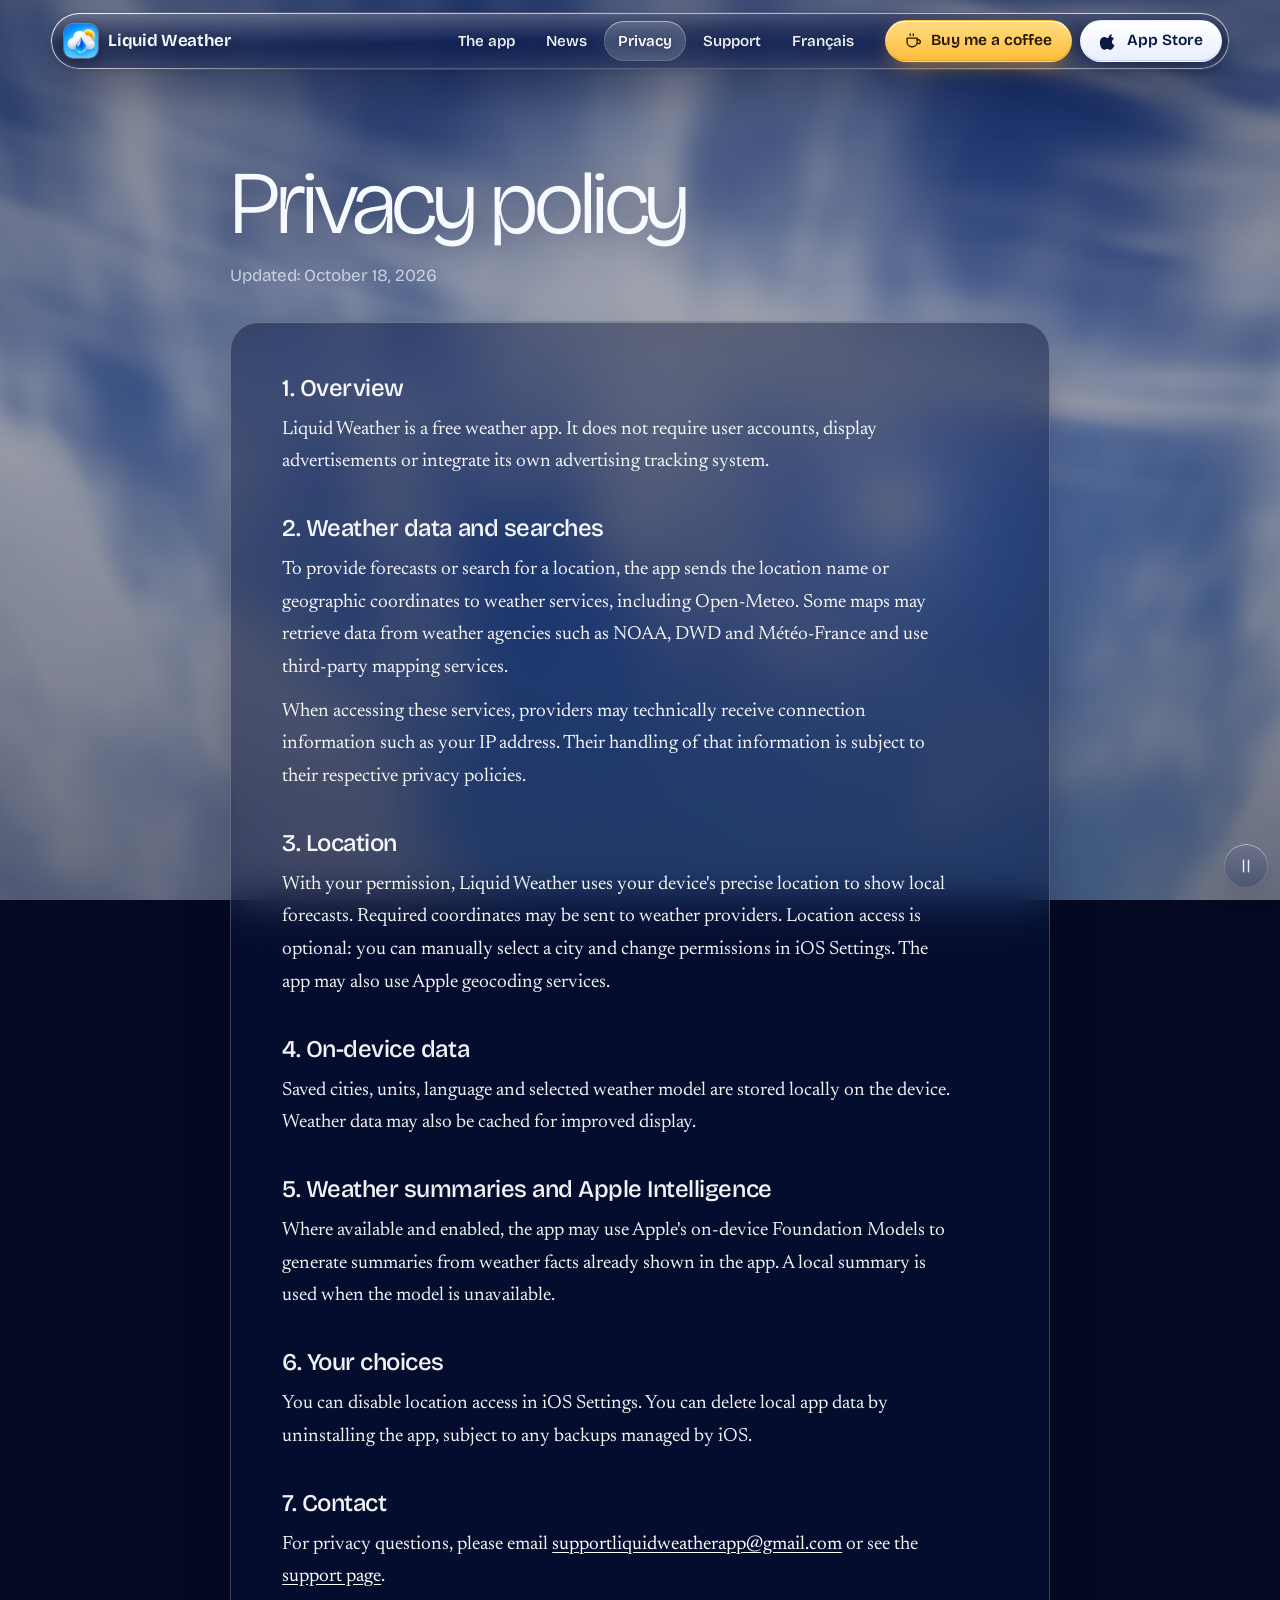
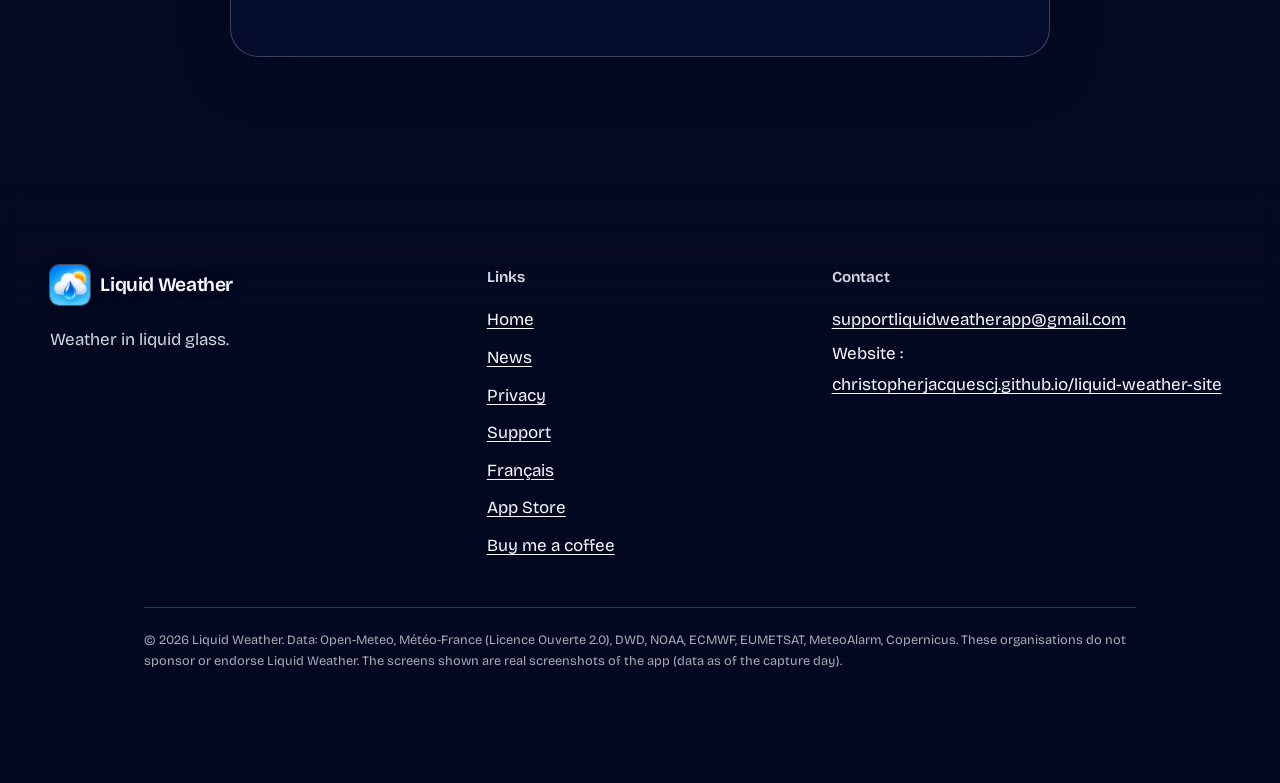
<file: privacy-en.html>
<!doctype html>
<html lang="en" class="no-js">
<head>
<meta charset="utf-8">
<meta name="viewport" content="width=device-width, initial-scale=1, viewport-fit=cover">
<meta name="theme-color" content="#050a22">
<meta name="color-scheme" content="dark">
<meta name="referrer" content="strict-origin-when-cross-origin">
<title>Privacy policy — Liquid Weather</title>
<meta name="description" content="Liquid Weather privacy policy: no account, no ads, optional location.">
<link rel="canonical" href="https://christopherjacquescj.github.io/liquid-weather-site/privacy-en.html">
<link rel="alternate" hreflang="fr" href="https://christopherjacquescj.github.io/liquid-weather-site/privacy.html">
<link rel="alternate" hreflang="en" href="https://christopherjacquescj.github.io/liquid-weather-site/privacy-en.html">
<link rel="alternate" hreflang="x-default" href="https://christopherjacquescj.github.io/liquid-weather-site/privacy.html">
<meta property="og:type" content="website">
<meta property="og:site_name" content="Liquid Weather">
<meta property="og:title" content="Privacy policy — Liquid Weather">
<meta property="og:description" content="Liquid Weather privacy policy: no account, no ads, optional location.">
<meta property="og:image" content="https://christopherjacquescj.github.io/liquid-weather-site/assets/og.jpg">
<meta property="og:url" content="https://christopherjacquescj.github.io/liquid-weather-site/privacy-en.html">
<meta property="og:locale" content="en_US">
<meta name="twitter:card" content="summary_large_image">
<meta name="twitter:image" content="https://christopherjacquescj.github.io/liquid-weather-site/assets/og.jpg">
<link rel="icon" type="image/png" href="assets/favicon.png">
<link rel="apple-touch-icon" href="assets/apple-touch-icon.png">
<link rel="preload" href="assets/fonts/bricolage-latin.woff2" as="font" type="font/woff2" crossorigin>
<link rel="stylesheet" href="css/site.css?v=4f5ab956">
<script>document.documentElement.className='js'</script>
</head>
<body class="page-privacy page-text">
<a class="skip" href="#main">Skip to content</a>
<div class="sky" aria-hidden="true"><canvas id="sky"></canvas><div class="moon" id="moon"><img src="assets/moon-full.webp?v=46697ee9" alt="" width="640" height="640" decoding="async"></div></div><div class="sky-scrim" aria-hidden="true"></div><canvas id="fx" class="fx" aria-hidden="true"></canvas>
<header class="nav" id="top">
<div class="nav-in glass">
<a class="brand" href="index-en.html" aria-label="Liquid Weather"><img src="assets/icon.png" width="34" height="34" alt=""><span>Liquid Weather</span></a>
<nav class="links" id="menu" aria-label="Main navigation">
<a href="index-en.html#app">The app</a>
<a href="actualites-en.html">News</a>
<a href="privacy-en.html" aria-current="page">Privacy</a>
<a href="support-en.html">Support</a>
<a class="lang" href="privacy.html" lang="fr" hreflang="fr">Français</a>
</nav>
<div class="nav-cta">
<a class="btn btn-coffee" href="https://buymeacoffee.com/liquidweatherapp" target="_blank" rel="noopener" aria-label="Buy me a coffee (Buy Me a Coffee, new tab)"><svg viewBox="0 0 24 24" aria-hidden="true" focusable="false" fill="none" stroke="currentColor" stroke-width="1.7" stroke-linecap="round" stroke-linejoin="round" ><path d="M4 8h13v5a6 6 0 0 1-6 6H10a6 6 0 0 1-6-6z"/><path d="M17 10h1.5a2.5 2.5 0 0 1 0 5H17"/><path d="M8 2.5v2M12 2.5v2"/></svg><span class="long">Buy me a coffee</span><span class="short" aria-hidden="true">Coffee</span></a>
<a class="btn btn-store" href="https://apps.apple.com/us/app/liquid-weather/id6807434223" target="_blank" rel="noopener" aria-label="Download Liquid Weather on the App Store (new tab)"><svg viewBox="0 0 24 24" aria-hidden="true" focusable="false" fill="currentColor"><path d="M16.5 3c.1 1.2-.4 2.4-1.1 3.2-.8.9-1.9 1.5-3 1.4-.1-1.2.4-2.4 1.1-3.1.8-.9 2-1.4 3-1.5zM20 17.2c-.5 1.2-.8 1.7-1.5 2.7-1 1.4-2.3 3.1-4 3.1-1.5 0-1.9-1-3.9-1s-2.5 1-4 1c-1.7 0-2.9-1.6-3.9-3C.9 16.200.6 11.700 2.100 9.300 3.200 7.600 5 6.600 6.700 6.600c1.700 0 2.800 1 4.200 1 1.400 0 2.200-1 4.200-1 1.500 0 3.100.8 4.200 2.200-3.700 2-3.100 7.300.7 8.400z"/></svg><span>App Store</span></a>
<button class="burger" type="button" aria-expanded="false" aria-controls="menu" aria-label="Menu"><span></span></button>
</div>
</div>
</header>
<main id="main" class="text-page"><div class="wrap narrow">
<h1 class="h-page">Privacy policy</h1><p class="muted">Updated: October 18, 2026</p>
<div class="prose glass"><h2>1. Overview</h2><p>Liquid Weather is a free weather app. It does not require user accounts, display advertisements or integrate its own advertising tracking system.</p><h2>2. Weather data and searches</h2><p>To provide forecasts or search for a location, the app sends the location name or geographic coordinates to weather services, including Open-Meteo. Some maps may retrieve data from weather agencies such as NOAA, DWD and Météo-France and use third-party mapping services.</p><p>When accessing these services, providers may technically receive connection information such as your IP address. Their handling of that information is subject to their respective privacy policies.</p><h2>3. Location</h2><p>With your permission, Liquid Weather uses your device's precise location to show local forecasts. Required coordinates may be sent to weather providers. Location access is optional: you can manually select a city and change permissions in iOS Settings. The app may also use Apple geocoding services.</p><h2>4. On-device data</h2><p>Saved cities, units, language and selected weather model are stored locally on the device. Weather data may also be cached for improved display.</p><h2>5. Weather summaries and Apple Intelligence</h2><p>Where available and enabled, the app may use Apple's on-device Foundation Models to generate summaries from weather facts already shown in the app. A local summary is used when the model is unavailable.</p><h2>6. Your choices</h2><p>You can disable location access in iOS Settings. You can delete local app data by uninstalling the app, subject to any backups managed by iOS.</p><h2>7. Contact</h2><p>For privacy questions, please email <a href="mailto:supportliquidweatherapp@gmail.com">supportliquidweatherapp@gmail.com</a> or see the <a href="support-en.html">support page</a>.</p></div>
</div></main>
<footer class="foot">
<div class="wrap foot-grid">
<div class="foot-brand"><a class="brand" href="index-en.html"><img src="assets/icon.png" width="40" height="40" alt=""><span>Liquid Weather</span></a><p>Weather in liquid glass.</p></div>
<nav aria-label="Links"><h2>Links</h2><ul>
<li><a href="index-en.html">Home</a></li>
<li><a href="actualites-en.html">News</a></li>
<li><a href="privacy-en.html">Privacy</a></li>
<li><a href="support-en.html">Support</a></li>
<li><a href="index.html" lang="fr" hreflang="fr">Français</a></li>
<li><a href="https://apps.apple.com/us/app/liquid-weather/id6807434223" target="_blank" rel="noopener">App Store</a></li>
<li><a href="https://buymeacoffee.com/liquidweatherapp" target="_blank" rel="noopener">Buy me a coffee</a></li></ul></nav>
<div><h2>Contact</h2><ul><li><a href="mailto:supportliquidweatherapp@gmail.com">supportliquidweatherapp@gmail.com</a></li><li>Website : <a href="https://christopherjacquescj.github.io/liquid-weather-site/">christopherjacquescj.github.io/liquid-weather-site</a></li></ul></div>
</div>
<p class="wrap legal">© 2026 Liquid Weather. Data: Open-Meteo, Météo-France (Licence Ouverte 2.0), DWD, NOAA, ECMWF, EUMETSAT, MeteoAlarm, Copernicus. These organisations do not sponsor or endorse Liquid Weather. The screens shown are real screenshots of the app (data as of the capture day).</p>
</footer>
<button type="button" class="sky-pause glass" aria-pressed="false" data-label-pause="Pause the animated sky" data-label-play="Play the animated sky" aria-label="Pause the animated sky"><span class="i-pause"><svg viewBox="0 0 24 24" aria-hidden="true" focusable="false" fill="none" stroke="currentColor" stroke-width="1.7" stroke-linecap="round" stroke-linejoin="round" ><path d="M9 5v14M15 5v14"/></svg></span><span class="i-play"><svg viewBox="0 0 24 24" aria-hidden="true" focusable="false" fill="none" stroke="currentColor" stroke-width="1.7" stroke-linecap="round" stroke-linejoin="round" ><path d="M8 5.500v13l10.500-6.500z"/></svg></span></button>
<script src="js/sky.js?v=c0dda4a7" defer></script>
<script src="js/fx.js?v=f9a43b85" defer></script>
<script src="js/site.js?v=30651873" defer></script>

</body></html>
</file>
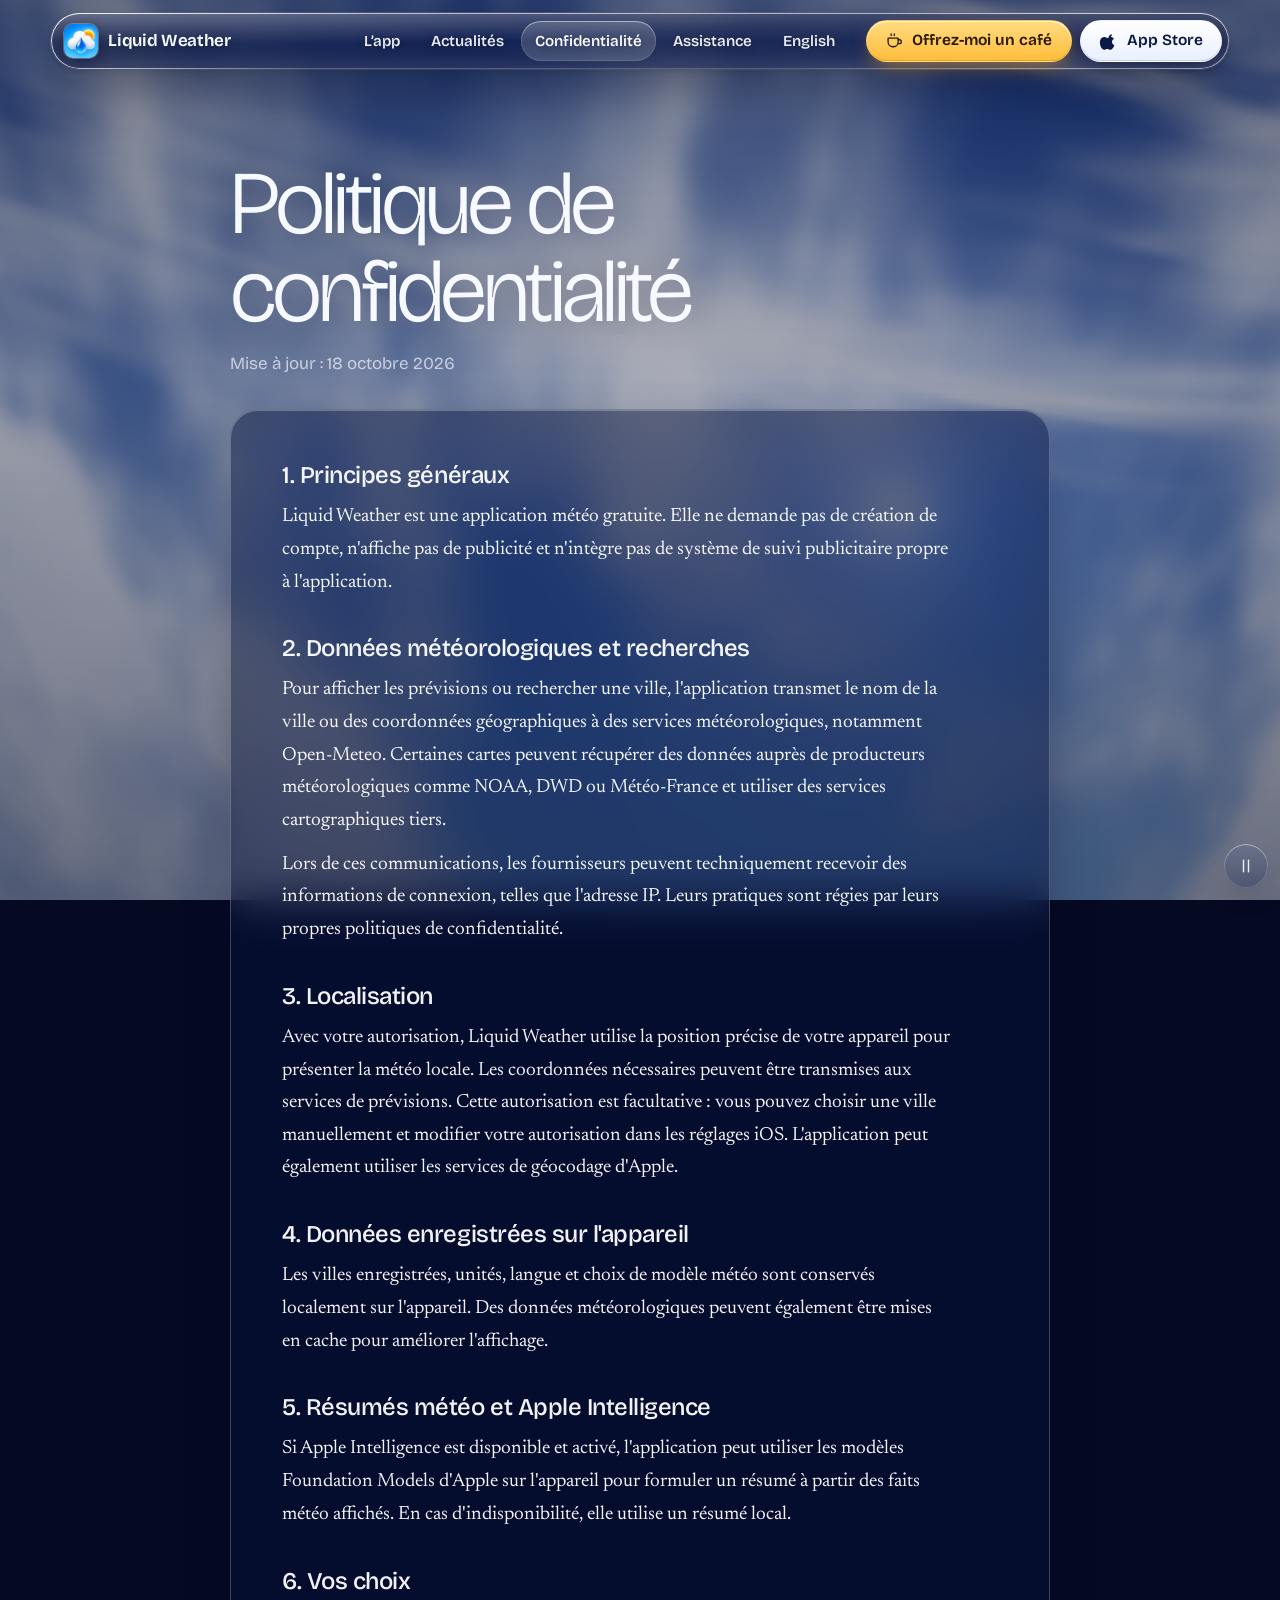
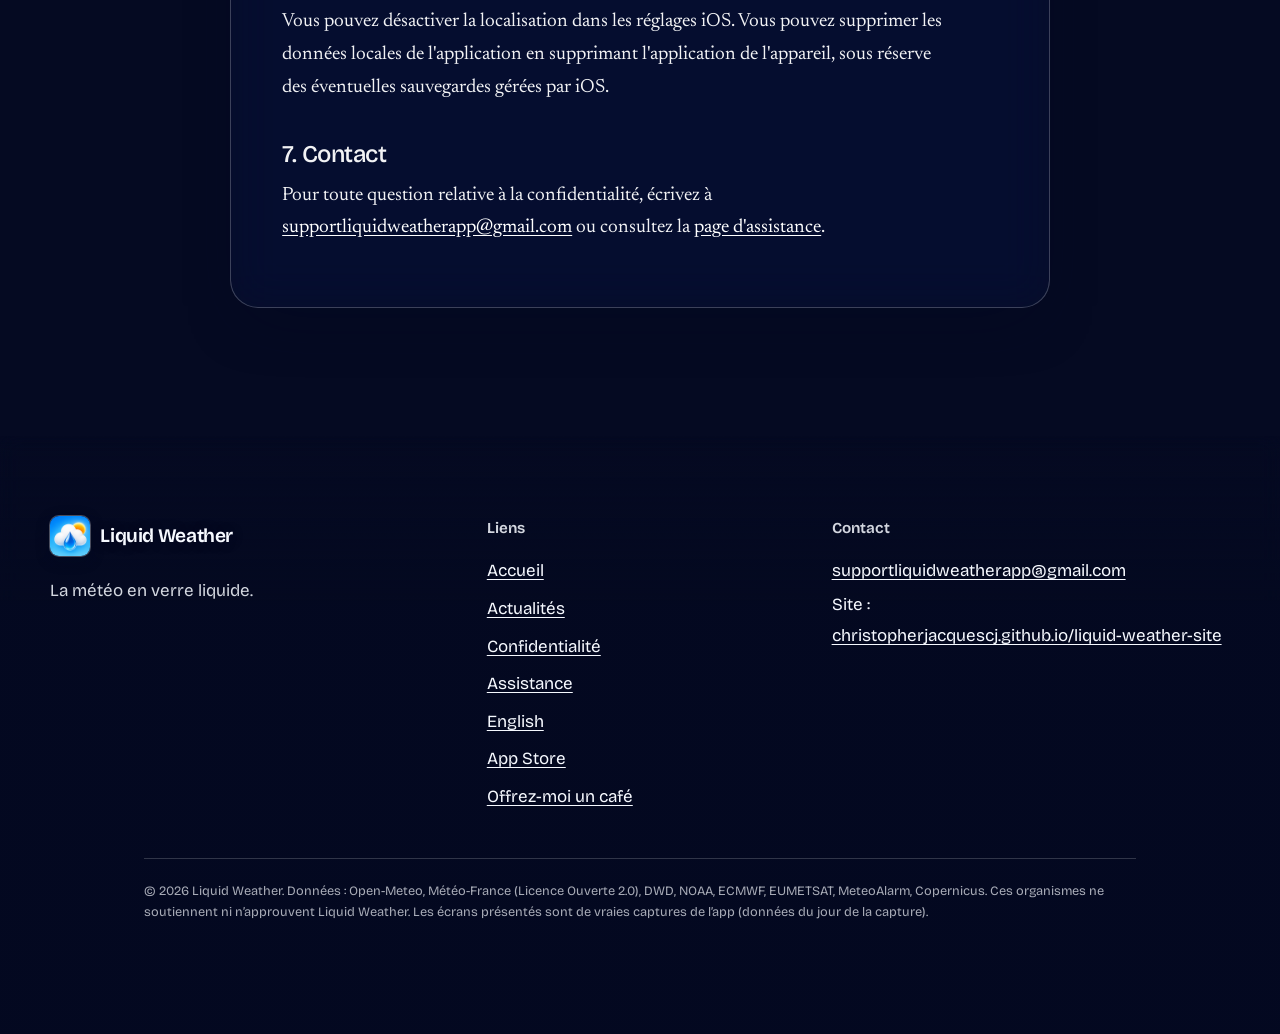
<file: privacy.html>
<!doctype html>
<html lang="fr" class="no-js">
<head>
<meta charset="utf-8">
<meta name="viewport" content="width=device-width, initial-scale=1, viewport-fit=cover">
<meta name="theme-color" content="#050a22">
<meta name="color-scheme" content="dark">
<meta name="referrer" content="strict-origin-when-cross-origin">
<title>Politique de confidentialité — Liquid Weather</title>
<meta name="description" content="Politique de confidentialité de Liquid Weather : pas de compte, pas de publicité, localisation facultative.">
<link rel="canonical" href="https://christopherjacquescj.github.io/liquid-weather-site/privacy.html">
<link rel="alternate" hreflang="fr" href="https://christopherjacquescj.github.io/liquid-weather-site/privacy.html">
<link rel="alternate" hreflang="en" href="https://christopherjacquescj.github.io/liquid-weather-site/privacy-en.html">
<link rel="alternate" hreflang="x-default" href="https://christopherjacquescj.github.io/liquid-weather-site/privacy.html">
<meta property="og:type" content="website">
<meta property="og:site_name" content="Liquid Weather">
<meta property="og:title" content="Politique de confidentialité — Liquid Weather">
<meta property="og:description" content="Politique de confidentialité de Liquid Weather : pas de compte, pas de publicité, localisation facultative.">
<meta property="og:image" content="https://christopherjacquescj.github.io/liquid-weather-site/assets/og.jpg">
<meta property="og:url" content="https://christopherjacquescj.github.io/liquid-weather-site/privacy.html">
<meta property="og:locale" content="fr_FR">
<meta name="twitter:card" content="summary_large_image">
<meta name="twitter:image" content="https://christopherjacquescj.github.io/liquid-weather-site/assets/og.jpg">
<link rel="icon" type="image/png" href="assets/favicon.png">
<link rel="apple-touch-icon" href="assets/apple-touch-icon.png">
<link rel="preload" href="assets/fonts/bricolage-latin.woff2" as="font" type="font/woff2" crossorigin>
<link rel="stylesheet" href="css/site.css?v=4f5ab956">
<script>document.documentElement.className='js'</script>
</head>
<body class="page-privacy page-text">
<a class="skip" href="#main">Aller au contenu</a>
<div class="sky" aria-hidden="true"><canvas id="sky"></canvas><div class="moon" id="moon"><img src="assets/moon-full.webp?v=46697ee9" alt="" width="640" height="640" decoding="async"></div></div><div class="sky-scrim" aria-hidden="true"></div><canvas id="fx" class="fx" aria-hidden="true"></canvas>
<header class="nav" id="top">
<div class="nav-in glass">
<a class="brand" href="index.html" aria-label="Liquid Weather"><img src="assets/icon.png" width="34" height="34" alt=""><span>Liquid Weather</span></a>
<nav class="links" id="menu" aria-label="Navigation principale">
<a href="index.html#app">L’app</a>
<a href="actualites.html">Actualités</a>
<a href="privacy.html" aria-current="page">Confidentialité</a>
<a href="support.html">Assistance</a>
<a class="lang" href="privacy-en.html" lang="en" hreflang="en">English</a>
</nav>
<div class="nav-cta">
<a class="btn btn-coffee" href="https://buymeacoffee.com/liquidweatherapp" target="_blank" rel="noopener" aria-label="Offrez-moi un café (Buy Me a Coffee, nouvel onglet)"><svg viewBox="0 0 24 24" aria-hidden="true" focusable="false" fill="none" stroke="currentColor" stroke-width="1.7" stroke-linecap="round" stroke-linejoin="round" ><path d="M4 8h13v5a6 6 0 0 1-6 6H10a6 6 0 0 1-6-6z"/><path d="M17 10h1.5a2.5 2.5 0 0 1 0 5H17"/><path d="M8 2.5v2M12 2.5v2"/></svg><span class="long">Offrez-moi un café</span><span class="short" aria-hidden="true">Café</span></a>
<a class="btn btn-store" href="https://apps.apple.com/us/app/liquid-weather/id6807434223" target="_blank" rel="noopener" aria-label="Télécharger Liquid Weather sur l’App Store (nouvel onglet)"><svg viewBox="0 0 24 24" aria-hidden="true" focusable="false" fill="currentColor"><path d="M16.5 3c.1 1.2-.4 2.4-1.1 3.2-.8.9-1.9 1.5-3 1.4-.1-1.2.4-2.4 1.1-3.1.8-.9 2-1.4 3-1.5zM20 17.2c-.5 1.2-.8 1.7-1.5 2.7-1 1.4-2.3 3.1-4 3.1-1.5 0-1.9-1-3.9-1s-2.5 1-4 1c-1.7 0-2.9-1.6-3.9-3C.9 16.200.6 11.700 2.100 9.300 3.200 7.600 5 6.600 6.700 6.600c1.700 0 2.800 1 4.200 1 1.400 0 2.200-1 4.200-1 1.500 0 3.100.8 4.200 2.200-3.700 2-3.100 7.300.7 8.400z"/></svg><span>App Store</span></a>
<button class="burger" type="button" aria-expanded="false" aria-controls="menu" aria-label="Menu"><span></span></button>
</div>
</div>
</header>
<main id="main" class="text-page"><div class="wrap narrow">
<h1 class="h-page">Politique de confidentialité</h1><p class="muted">Mise à jour : 18 octobre 2026</p>
<div class="prose glass"><h2>1. Principes généraux</h2><p>Liquid Weather est une application météo gratuite. Elle ne demande pas de création de compte, n'affiche pas de publicité et n'intègre pas de système de suivi publicitaire propre à l'application.</p><h2>2. Données météorologiques et recherches</h2><p>Pour afficher les prévisions ou rechercher une ville, l'application transmet le nom de la ville ou des coordonnées géographiques à des services météorologiques, notamment Open-Meteo. Certaines cartes peuvent récupérer des données auprès de producteurs météorologiques comme NOAA, DWD ou Météo-France et utiliser des services cartographiques tiers.</p><p>Lors de ces communications, les fournisseurs peuvent techniquement recevoir des informations de connexion, telles que l'adresse IP. Leurs pratiques sont régies par leurs propres politiques de confidentialité.</p><h2>3. Localisation</h2><p>Avec votre autorisation, Liquid Weather utilise la position précise de votre appareil pour présenter la météo locale. Les coordonnées nécessaires peuvent être transmises aux services de prévisions. Cette autorisation est facultative : vous pouvez choisir une ville manuellement et modifier votre autorisation dans les réglages iOS. L'application peut également utiliser les services de géocodage d'Apple.</p><h2>4. Données enregistrées sur l'appareil</h2><p>Les villes enregistrées, unités, langue et choix de modèle météo sont conservés localement sur l'appareil. Des données météorologiques peuvent également être mises en cache pour améliorer l'affichage.</p><h2>5. Résumés météo et Apple Intelligence</h2><p>Si Apple Intelligence est disponible et activé, l'application peut utiliser les modèles Foundation Models d'Apple sur l'appareil pour formuler un résumé à partir des faits météo affichés. En cas d'indisponibilité, elle utilise un résumé local.</p><h2>6. Vos choix</h2><p>Vous pouvez désactiver la localisation dans les réglages iOS. Vous pouvez supprimer les données locales de l'application en supprimant l'application de l'appareil, sous réserve des éventuelles sauvegardes gérées par iOS.</p><h2>7. Contact</h2><p>Pour toute question relative à la confidentialité, écrivez à <a href="mailto:supportliquidweatherapp@gmail.com">supportliquidweatherapp@gmail.com</a> ou consultez la <a href="support.html">page d'assistance</a>.</p></div>
</div></main>
<footer class="foot">
<div class="wrap foot-grid">
<div class="foot-brand"><a class="brand" href="index.html"><img src="assets/icon.png" width="40" height="40" alt=""><span>Liquid Weather</span></a><p>La météo en verre liquide.</p></div>
<nav aria-label="Liens"><h2>Liens</h2><ul>
<li><a href="index.html">Accueil</a></li>
<li><a href="actualites.html">Actualités</a></li>
<li><a href="privacy.html">Confidentialité</a></li>
<li><a href="support.html">Assistance</a></li>
<li><a href="index-en.html" lang="en" hreflang="en">English</a></li>
<li><a href="https://apps.apple.com/us/app/liquid-weather/id6807434223" target="_blank" rel="noopener">App Store</a></li>
<li><a href="https://buymeacoffee.com/liquidweatherapp" target="_blank" rel="noopener">Offrez-moi un café</a></li></ul></nav>
<div><h2>Contact</h2><ul><li><a href="mailto:supportliquidweatherapp@gmail.com">supportliquidweatherapp@gmail.com</a></li><li>Site : <a href="https://christopherjacquescj.github.io/liquid-weather-site/">christopherjacquescj.github.io/liquid-weather-site</a></li></ul></div>
</div>
<p class="wrap legal">© 2026 Liquid Weather. Données : Open-Meteo, Météo-France (Licence Ouverte 2.0), DWD, NOAA, ECMWF, EUMETSAT, MeteoAlarm, Copernicus. Ces organismes ne soutiennent ni n’approuvent Liquid Weather. Les écrans présentés sont de vraies captures de l’app (données du jour de la capture).</p>
</footer>
<button type="button" class="sky-pause glass" aria-pressed="false" data-label-pause="Mettre le ciel en pause" data-label-play="Relancer le ciel animé" aria-label="Mettre le ciel en pause"><span class="i-pause"><svg viewBox="0 0 24 24" aria-hidden="true" focusable="false" fill="none" stroke="currentColor" stroke-width="1.7" stroke-linecap="round" stroke-linejoin="round" ><path d="M9 5v14M15 5v14"/></svg></span><span class="i-play"><svg viewBox="0 0 24 24" aria-hidden="true" focusable="false" fill="none" stroke="currentColor" stroke-width="1.7" stroke-linecap="round" stroke-linejoin="round" ><path d="M8 5.500v13l10.500-6.500z"/></svg></span></button>
<script src="js/sky.js?v=c0dda4a7" defer></script>
<script src="js/fx.js?v=f9a43b85" defer></script>
<script src="js/site.js?v=30651873" defer></script>

</body></html>
</file>
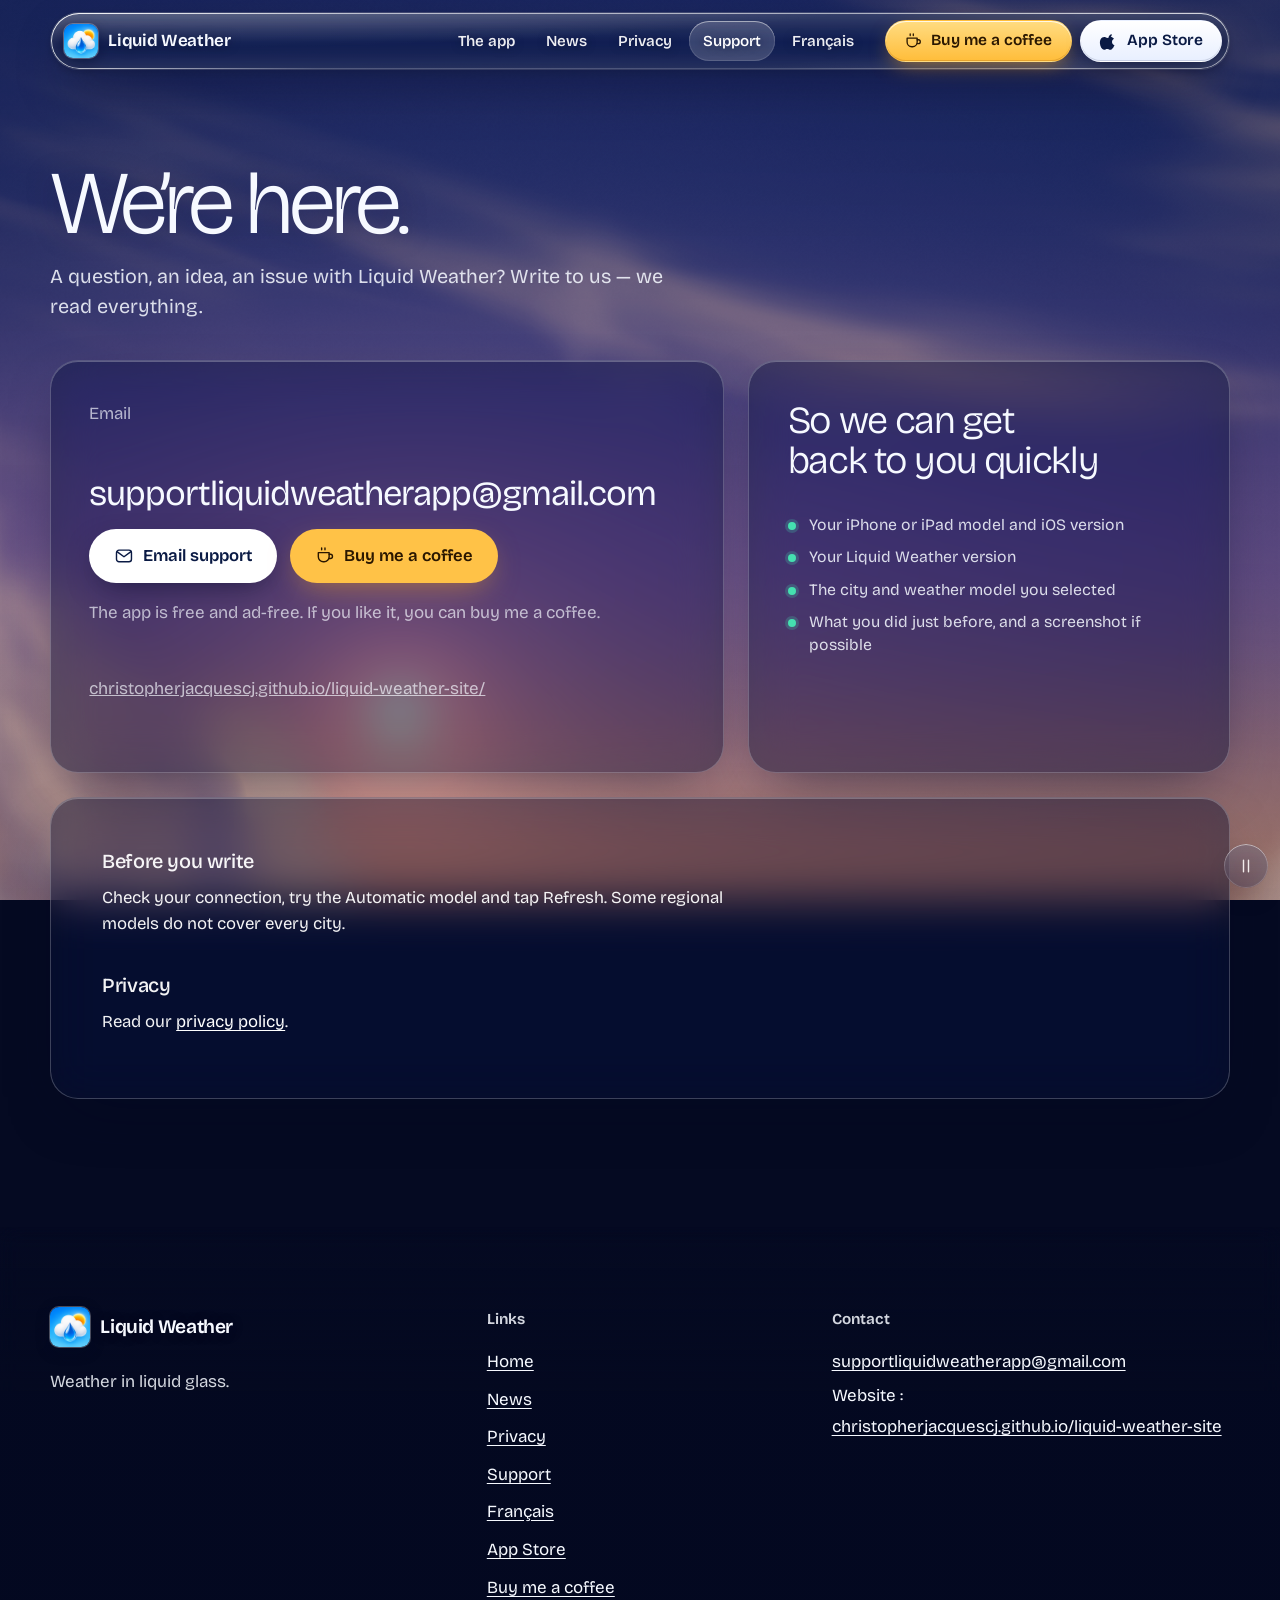
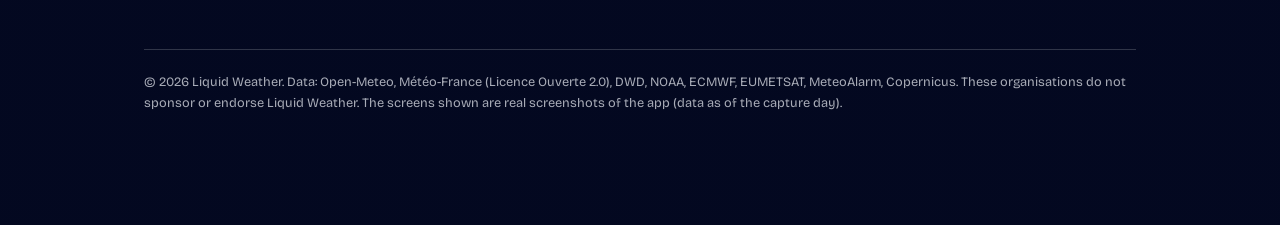
<file: support-en.html>
<!doctype html>
<html lang="en" class="no-js">
<head>
<meta charset="utf-8">
<meta name="viewport" content="width=device-width, initial-scale=1, viewport-fit=cover">
<meta name="theme-color" content="#050a22">
<meta name="color-scheme" content="dark">
<meta name="referrer" content="strict-origin-when-cross-origin">
<title>Support — Liquid Weather</title>
<meta name="description" content="Contact Liquid Weather support: a question, an idea, a problem? Write to supportliquidweatherapp@gmail.com.">
<link rel="canonical" href="https://christopherjacquescj.github.io/liquid-weather-site/support-en.html">
<link rel="alternate" hreflang="fr" href="https://christopherjacquescj.github.io/liquid-weather-site/support.html">
<link rel="alternate" hreflang="en" href="https://christopherjacquescj.github.io/liquid-weather-site/support-en.html">
<link rel="alternate" hreflang="x-default" href="https://christopherjacquescj.github.io/liquid-weather-site/support.html">
<meta property="og:type" content="website">
<meta property="og:site_name" content="Liquid Weather">
<meta property="og:title" content="Support — Liquid Weather">
<meta property="og:description" content="Contact Liquid Weather support: a question, an idea, a problem? Write to supportliquidweatherapp@gmail.com.">
<meta property="og:image" content="https://christopherjacquescj.github.io/liquid-weather-site/assets/og.jpg">
<meta property="og:url" content="https://christopherjacquescj.github.io/liquid-weather-site/support-en.html">
<meta property="og:locale" content="en_US">
<meta name="twitter:card" content="summary_large_image">
<meta name="twitter:image" content="https://christopherjacquescj.github.io/liquid-weather-site/assets/og.jpg">
<link rel="icon" type="image/png" href="assets/favicon.png">
<link rel="apple-touch-icon" href="assets/apple-touch-icon.png">
<link rel="preload" href="assets/fonts/bricolage-latin.woff2" as="font" type="font/woff2" crossorigin>
<link rel="stylesheet" href="css/site.css?v=4f5ab956">
<script>document.documentElement.className='js'</script>
</head>
<body class="page-support page-text">
<a class="skip" href="#main">Skip to content</a>
<div class="sky" aria-hidden="true"><canvas id="sky"></canvas><div class="moon" id="moon"><img src="assets/moon-full.webp?v=46697ee9" alt="" width="640" height="640" decoding="async"></div></div><div class="sky-scrim" aria-hidden="true"></div><canvas id="fx" class="fx" aria-hidden="true"></canvas>
<header class="nav" id="top">
<div class="nav-in glass">
<a class="brand" href="index-en.html" aria-label="Liquid Weather"><img src="assets/icon.png" width="34" height="34" alt=""><span>Liquid Weather</span></a>
<nav class="links" id="menu" aria-label="Main navigation">
<a href="index-en.html#app">The app</a>
<a href="actualites-en.html">News</a>
<a href="privacy-en.html">Privacy</a>
<a href="support-en.html" aria-current="page">Support</a>
<a class="lang" href="support.html" lang="fr" hreflang="fr">Français</a>
</nav>
<div class="nav-cta">
<a class="btn btn-coffee" href="https://buymeacoffee.com/liquidweatherapp" target="_blank" rel="noopener" aria-label="Buy me a coffee (Buy Me a Coffee, new tab)"><svg viewBox="0 0 24 24" aria-hidden="true" focusable="false" fill="none" stroke="currentColor" stroke-width="1.7" stroke-linecap="round" stroke-linejoin="round" ><path d="M4 8h13v5a6 6 0 0 1-6 6H10a6 6 0 0 1-6-6z"/><path d="M17 10h1.5a2.5 2.5 0 0 1 0 5H17"/><path d="M8 2.5v2M12 2.5v2"/></svg><span class="long">Buy me a coffee</span><span class="short" aria-hidden="true">Coffee</span></a>
<a class="btn btn-store" href="https://apps.apple.com/us/app/liquid-weather/id6807434223" target="_blank" rel="noopener" aria-label="Download Liquid Weather on the App Store (new tab)"><svg viewBox="0 0 24 24" aria-hidden="true" focusable="false" fill="currentColor"><path d="M16.5 3c.1 1.2-.4 2.4-1.1 3.2-.8.9-1.9 1.5-3 1.4-.1-1.2.4-2.4 1.1-3.1.8-.9 2-1.4 3-1.5zM20 17.2c-.5 1.2-.8 1.7-1.5 2.7-1 1.4-2.3 3.1-4 3.1-1.5 0-1.9-1-3.9-1s-2.5 1-4 1c-1.7 0-2.9-1.6-3.9-3C.9 16.200.6 11.700 2.100 9.300 3.200 7.600 5 6.600 6.700 6.600c1.700 0 2.800 1 4.200 1 1.400 0 2.200-1 4.200-1 1.500 0 3.100.8 4.200 2.200-3.700 2-3.100 7.300.7 8.400z"/></svg><span>App Store</span></a>
<button class="burger" type="button" aria-expanded="false" aria-controls="menu" aria-label="Menu"><span></span></button>
</div>
</div>
</header>
<main id="main" class="text-page"><div class="wrap">
<h1 class="h-page">We’re here.</h1><p class="lead">A question, an idea, an issue with Liquid Weather? Write to us — we read everything.</p>
<div class="sp-grid">
<div class="glass sp-card"><p class="muted">Email</p>
<p class="sp-mail"><a href="mailto:supportliquidweatherapp@gmail.com?subject=Liquid%20Weather%20%E2%80%94%20Support">supportliquidweatherapp@gmail.com</a></p>
<p class="sp-actions"><a class="btn btn-store btn-lg" href="mailto:supportliquidweatherapp@gmail.com?subject=Liquid%20Weather%20%E2%80%94%20Support"><svg viewBox="0 0 24 24" aria-hidden="true" focusable="false" fill="none" stroke="currentColor" stroke-width="1.7" stroke-linecap="round" stroke-linejoin="round" ><rect x="3" y="5" width="18" height="14" rx="3"/><path d="m4 7 8 6 8-6"/></svg><span>Email support</span></a>
<a class="btn btn-coffee btn-lg" href="https://buymeacoffee.com/liquidweatherapp" target="_blank" rel="noopener"><svg viewBox="0 0 24 24" aria-hidden="true" focusable="false" fill="none" stroke="currentColor" stroke-width="1.7" stroke-linecap="round" stroke-linejoin="round" ><path d="M4 8h13v5a6 6 0 0 1-6 6H10a6 6 0 0 1-6-6z"/><path d="M17 10h1.5a2.5 2.5 0 0 1 0 5H17"/><path d="M8 2.5v2M12 2.5v2"/></svg><span>Buy me a coffee</span></a></p>
<p class="muted">The app is free and ad-free. If you like it, you can buy me a coffee.</p>
<p class="muted"><a href="https://christopherjacquescj.github.io/liquid-weather-site/">christopherjacquescj.github.io/liquid-weather-site/</a></p></div>
<div class="glass sp-card"><h2 class="h-sub">So we can get back to you quickly</h2><ul class="ticks"><li>Your iPhone or iPad model and iOS version</li><li>Your Liquid Weather version</li><li>The city and weather model you selected</li><li>What you did just before, and a screenshot if possible</li></ul></div>
</div>
<div class="prose glass sp-prose"><h2>Before you write</h2><p>Check your connection, try the Automatic model and tap Refresh. Some regional models do not cover every city.</p><h2>Privacy</h2><p>Read our <a href="privacy-en.html">privacy policy</a>.</p></div>
</div></main>
<footer class="foot">
<div class="wrap foot-grid">
<div class="foot-brand"><a class="brand" href="index-en.html"><img src="assets/icon.png" width="40" height="40" alt=""><span>Liquid Weather</span></a><p>Weather in liquid glass.</p></div>
<nav aria-label="Links"><h2>Links</h2><ul>
<li><a href="index-en.html">Home</a></li>
<li><a href="actualites-en.html">News</a></li>
<li><a href="privacy-en.html">Privacy</a></li>
<li><a href="support-en.html">Support</a></li>
<li><a href="index.html" lang="fr" hreflang="fr">Français</a></li>
<li><a href="https://apps.apple.com/us/app/liquid-weather/id6807434223" target="_blank" rel="noopener">App Store</a></li>
<li><a href="https://buymeacoffee.com/liquidweatherapp" target="_blank" rel="noopener">Buy me a coffee</a></li></ul></nav>
<div><h2>Contact</h2><ul><li><a href="mailto:supportliquidweatherapp@gmail.com">supportliquidweatherapp@gmail.com</a></li><li>Website : <a href="https://christopherjacquescj.github.io/liquid-weather-site/">christopherjacquescj.github.io/liquid-weather-site</a></li></ul></div>
</div>
<p class="wrap legal">© 2026 Liquid Weather. Data: Open-Meteo, Météo-France (Licence Ouverte 2.0), DWD, NOAA, ECMWF, EUMETSAT, MeteoAlarm, Copernicus. These organisations do not sponsor or endorse Liquid Weather. The screens shown are real screenshots of the app (data as of the capture day).</p>
</footer>
<button type="button" class="sky-pause glass" aria-pressed="false" data-label-pause="Pause the animated sky" data-label-play="Play the animated sky" aria-label="Pause the animated sky"><span class="i-pause"><svg viewBox="0 0 24 24" aria-hidden="true" focusable="false" fill="none" stroke="currentColor" stroke-width="1.7" stroke-linecap="round" stroke-linejoin="round" ><path d="M9 5v14M15 5v14"/></svg></span><span class="i-play"><svg viewBox="0 0 24 24" aria-hidden="true" focusable="false" fill="none" stroke="currentColor" stroke-width="1.7" stroke-linecap="round" stroke-linejoin="round" ><path d="M8 5.500v13l10.500-6.500z"/></svg></span></button>
<script src="js/sky.js?v=c0dda4a7" defer></script>
<script src="js/fx.js?v=f9a43b85" defer></script>
<script src="js/site.js?v=30651873" defer></script>

</body></html>
</file>
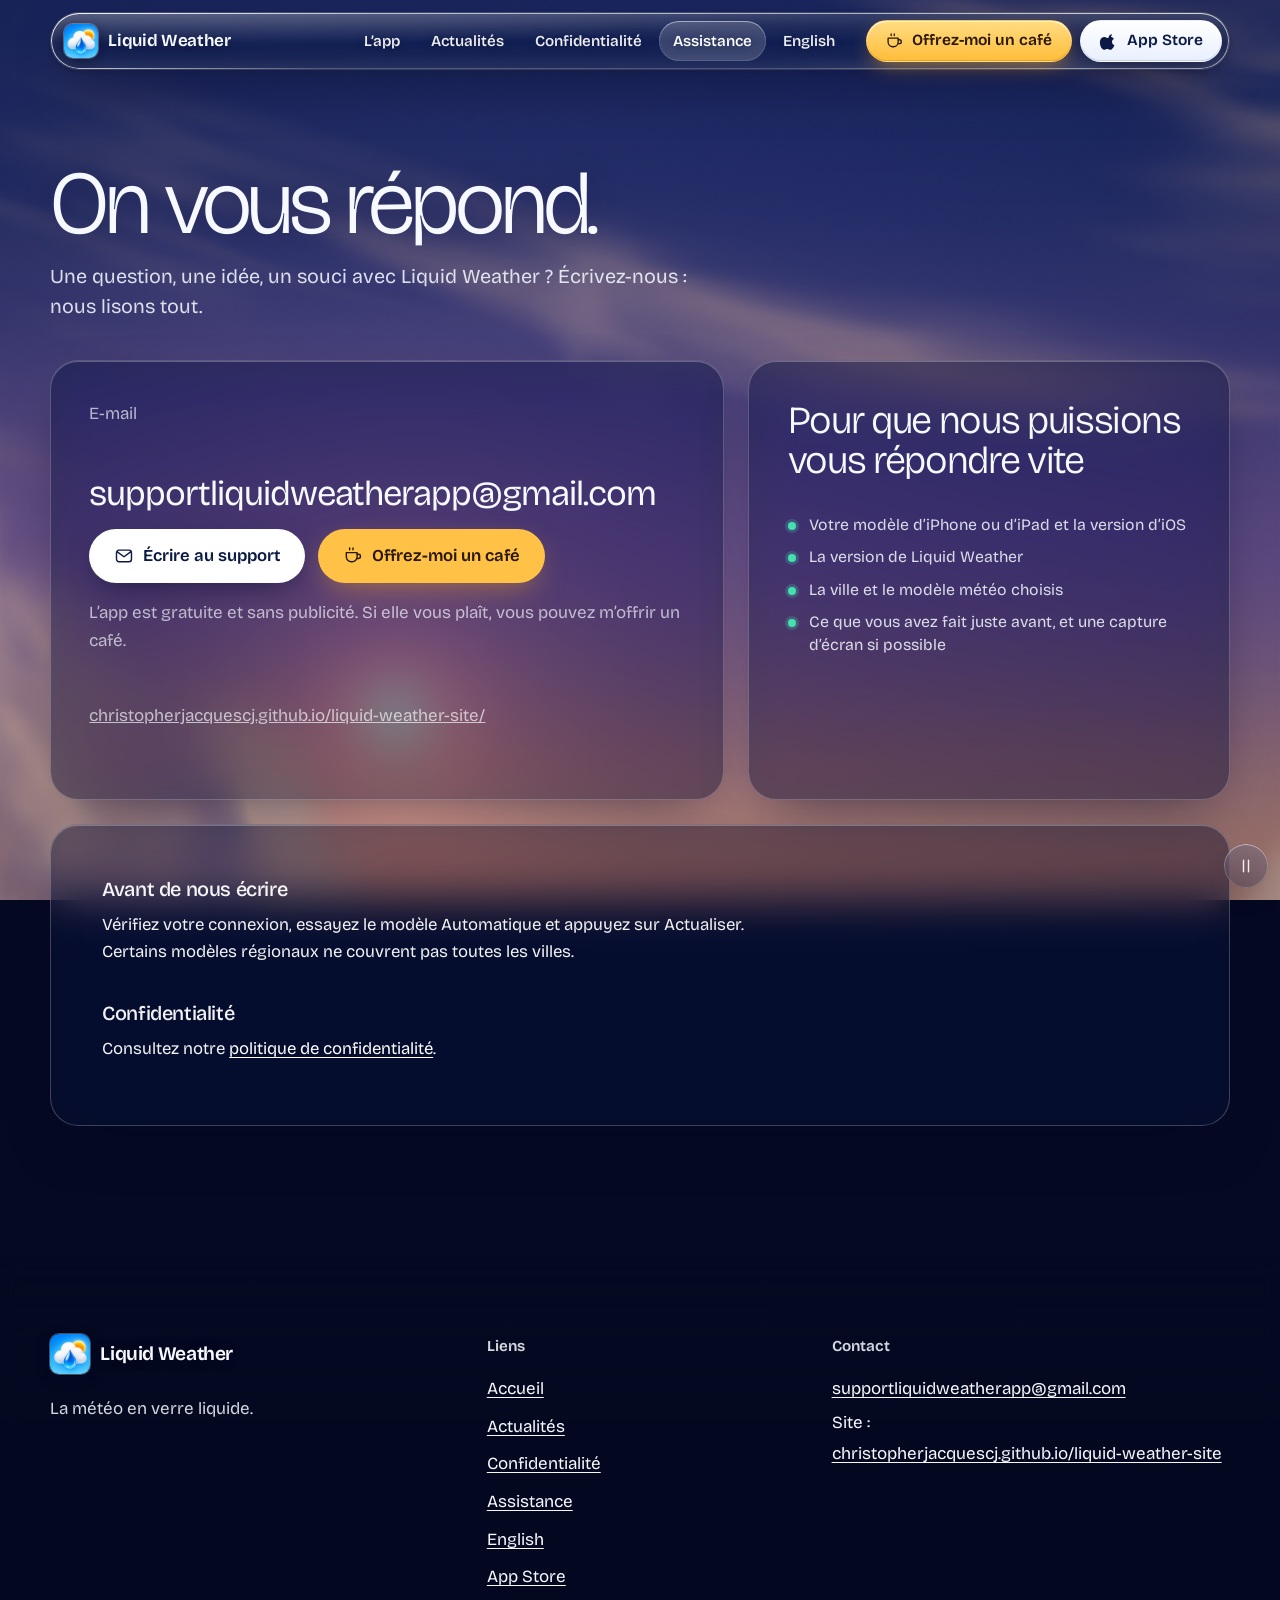
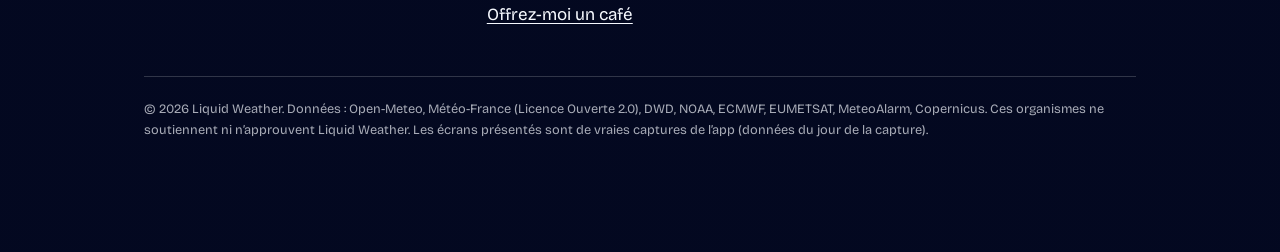
<file: support.html>
<!doctype html>
<html lang="fr" class="no-js">
<head>
<meta charset="utf-8">
<meta name="viewport" content="width=device-width, initial-scale=1, viewport-fit=cover">
<meta name="theme-color" content="#050a22">
<meta name="color-scheme" content="dark">
<meta name="referrer" content="strict-origin-when-cross-origin">
<title>Assistance — Liquid Weather</title>
<meta name="description" content="Contactez le support de Liquid Weather : une question, une idée, un problème ? Écrivez à supportliquidweatherapp@gmail.com.">
<link rel="canonical" href="https://christopherjacquescj.github.io/liquid-weather-site/support.html">
<link rel="alternate" hreflang="fr" href="https://christopherjacquescj.github.io/liquid-weather-site/support.html">
<link rel="alternate" hreflang="en" href="https://christopherjacquescj.github.io/liquid-weather-site/support-en.html">
<link rel="alternate" hreflang="x-default" href="https://christopherjacquescj.github.io/liquid-weather-site/support.html">
<meta property="og:type" content="website">
<meta property="og:site_name" content="Liquid Weather">
<meta property="og:title" content="Assistance — Liquid Weather">
<meta property="og:description" content="Contactez le support de Liquid Weather : une question, une idée, un problème ? Écrivez à supportliquidweatherapp@gmail.com.">
<meta property="og:image" content="https://christopherjacquescj.github.io/liquid-weather-site/assets/og.jpg">
<meta property="og:url" content="https://christopherjacquescj.github.io/liquid-weather-site/support.html">
<meta property="og:locale" content="fr_FR">
<meta name="twitter:card" content="summary_large_image">
<meta name="twitter:image" content="https://christopherjacquescj.github.io/liquid-weather-site/assets/og.jpg">
<link rel="icon" type="image/png" href="assets/favicon.png">
<link rel="apple-touch-icon" href="assets/apple-touch-icon.png">
<link rel="preload" href="assets/fonts/bricolage-latin.woff2" as="font" type="font/woff2" crossorigin>
<link rel="stylesheet" href="css/site.css?v=4f5ab956">
<script>document.documentElement.className='js'</script>
</head>
<body class="page-support page-text">
<a class="skip" href="#main">Aller au contenu</a>
<div class="sky" aria-hidden="true"><canvas id="sky"></canvas><div class="moon" id="moon"><img src="assets/moon-full.webp?v=46697ee9" alt="" width="640" height="640" decoding="async"></div></div><div class="sky-scrim" aria-hidden="true"></div><canvas id="fx" class="fx" aria-hidden="true"></canvas>
<header class="nav" id="top">
<div class="nav-in glass">
<a class="brand" href="index.html" aria-label="Liquid Weather"><img src="assets/icon.png" width="34" height="34" alt=""><span>Liquid Weather</span></a>
<nav class="links" id="menu" aria-label="Navigation principale">
<a href="index.html#app">L’app</a>
<a href="actualites.html">Actualités</a>
<a href="privacy.html">Confidentialité</a>
<a href="support.html" aria-current="page">Assistance</a>
<a class="lang" href="support-en.html" lang="en" hreflang="en">English</a>
</nav>
<div class="nav-cta">
<a class="btn btn-coffee" href="https://buymeacoffee.com/liquidweatherapp" target="_blank" rel="noopener" aria-label="Offrez-moi un café (Buy Me a Coffee, nouvel onglet)"><svg viewBox="0 0 24 24" aria-hidden="true" focusable="false" fill="none" stroke="currentColor" stroke-width="1.7" stroke-linecap="round" stroke-linejoin="round" ><path d="M4 8h13v5a6 6 0 0 1-6 6H10a6 6 0 0 1-6-6z"/><path d="M17 10h1.5a2.5 2.5 0 0 1 0 5H17"/><path d="M8 2.5v2M12 2.5v2"/></svg><span class="long">Offrez-moi un café</span><span class="short" aria-hidden="true">Café</span></a>
<a class="btn btn-store" href="https://apps.apple.com/us/app/liquid-weather/id6807434223" target="_blank" rel="noopener" aria-label="Télécharger Liquid Weather sur l’App Store (nouvel onglet)"><svg viewBox="0 0 24 24" aria-hidden="true" focusable="false" fill="currentColor"><path d="M16.5 3c.1 1.2-.4 2.4-1.1 3.2-.8.9-1.9 1.5-3 1.4-.1-1.2.4-2.4 1.1-3.1.8-.9 2-1.4 3-1.5zM20 17.2c-.5 1.2-.8 1.7-1.5 2.7-1 1.4-2.3 3.1-4 3.1-1.5 0-1.9-1-3.9-1s-2.5 1-4 1c-1.7 0-2.9-1.6-3.9-3C.9 16.200.6 11.700 2.100 9.300 3.200 7.600 5 6.600 6.700 6.600c1.700 0 2.800 1 4.200 1 1.400 0 2.200-1 4.200-1 1.500 0 3.100.8 4.200 2.200-3.700 2-3.100 7.300.7 8.400z"/></svg><span>App Store</span></a>
<button class="burger" type="button" aria-expanded="false" aria-controls="menu" aria-label="Menu"><span></span></button>
</div>
</div>
</header>
<main id="main" class="text-page"><div class="wrap">
<h1 class="h-page">On vous répond.</h1><p class="lead">Une question, une idée, un souci avec Liquid Weather ? Écrivez-nous : nous lisons tout.</p>
<div class="sp-grid">
<div class="glass sp-card"><p class="muted">E-mail</p>
<p class="sp-mail"><a href="mailto:supportliquidweatherapp@gmail.com?subject=Liquid%20Weather%20%E2%80%94%20Assistance">supportliquidweatherapp@gmail.com</a></p>
<p class="sp-actions"><a class="btn btn-store btn-lg" href="mailto:supportliquidweatherapp@gmail.com?subject=Liquid%20Weather%20%E2%80%94%20Assistance"><svg viewBox="0 0 24 24" aria-hidden="true" focusable="false" fill="none" stroke="currentColor" stroke-width="1.7" stroke-linecap="round" stroke-linejoin="round" ><rect x="3" y="5" width="18" height="14" rx="3"/><path d="m4 7 8 6 8-6"/></svg><span>Écrire au support</span></a>
<a class="btn btn-coffee btn-lg" href="https://buymeacoffee.com/liquidweatherapp" target="_blank" rel="noopener"><svg viewBox="0 0 24 24" aria-hidden="true" focusable="false" fill="none" stroke="currentColor" stroke-width="1.7" stroke-linecap="round" stroke-linejoin="round" ><path d="M4 8h13v5a6 6 0 0 1-6 6H10a6 6 0 0 1-6-6z"/><path d="M17 10h1.5a2.5 2.5 0 0 1 0 5H17"/><path d="M8 2.5v2M12 2.5v2"/></svg><span>Offrez-moi un café</span></a></p>
<p class="muted">L’app est gratuite et sans publicité. Si elle vous plaît, vous pouvez m’offrir un café.</p>
<p class="muted"><a href="https://christopherjacquescj.github.io/liquid-weather-site/">christopherjacquescj.github.io/liquid-weather-site/</a></p></div>
<div class="glass sp-card"><h2 class="h-sub">Pour que nous puissions vous répondre vite</h2><ul class="ticks"><li>Votre modèle d’iPhone ou d’iPad et la version d’iOS</li><li>La version de Liquid Weather</li><li>La ville et le modèle météo choisis</li><li>Ce que vous avez fait juste avant, et une capture d’écran si possible</li></ul></div>
</div>
<div class="prose glass sp-prose"><h2>Avant de nous écrire</h2><p>Vérifiez votre connexion, essayez le modèle Automatique et appuyez sur Actualiser. Certains modèles régionaux ne couvrent pas toutes les villes.</p><h2>Confidentialité</h2><p>Consultez notre <a href="privacy.html">politique de confidentialité</a>.</p></div>
</div></main>
<footer class="foot">
<div class="wrap foot-grid">
<div class="foot-brand"><a class="brand" href="index.html"><img src="assets/icon.png" width="40" height="40" alt=""><span>Liquid Weather</span></a><p>La météo en verre liquide.</p></div>
<nav aria-label="Liens"><h2>Liens</h2><ul>
<li><a href="index.html">Accueil</a></li>
<li><a href="actualites.html">Actualités</a></li>
<li><a href="privacy.html">Confidentialité</a></li>
<li><a href="support.html">Assistance</a></li>
<li><a href="index-en.html" lang="en" hreflang="en">English</a></li>
<li><a href="https://apps.apple.com/us/app/liquid-weather/id6807434223" target="_blank" rel="noopener">App Store</a></li>
<li><a href="https://buymeacoffee.com/liquidweatherapp" target="_blank" rel="noopener">Offrez-moi un café</a></li></ul></nav>
<div><h2>Contact</h2><ul><li><a href="mailto:supportliquidweatherapp@gmail.com">supportliquidweatherapp@gmail.com</a></li><li>Site : <a href="https://christopherjacquescj.github.io/liquid-weather-site/">christopherjacquescj.github.io/liquid-weather-site</a></li></ul></div>
</div>
<p class="wrap legal">© 2026 Liquid Weather. Données : Open-Meteo, Météo-France (Licence Ouverte 2.0), DWD, NOAA, ECMWF, EUMETSAT, MeteoAlarm, Copernicus. Ces organismes ne soutiennent ni n’approuvent Liquid Weather. Les écrans présentés sont de vraies captures de l’app (données du jour de la capture).</p>
</footer>
<button type="button" class="sky-pause glass" aria-pressed="false" data-label-pause="Mettre le ciel en pause" data-label-play="Relancer le ciel animé" aria-label="Mettre le ciel en pause"><span class="i-pause"><svg viewBox="0 0 24 24" aria-hidden="true" focusable="false" fill="none" stroke="currentColor" stroke-width="1.7" stroke-linecap="round" stroke-linejoin="round" ><path d="M9 5v14M15 5v14"/></svg></span><span class="i-play"><svg viewBox="0 0 24 24" aria-hidden="true" focusable="false" fill="none" stroke="currentColor" stroke-width="1.7" stroke-linecap="round" stroke-linejoin="round" ><path d="M8 5.500v13l10.500-6.500z"/></svg></span></button>
<script src="js/sky.js?v=c0dda4a7" defer></script>
<script src="js/fx.js?v=f9a43b85" defer></script>
<script src="js/site.js?v=30651873" defer></script>

</body></html>
</file>
<file: css/site.css>
/* Liquid Weather — le site vivant.
   Aucune police, aucun script, aucune image ne vient d'un autre site : tout est ici. */

@font-face{font-family:"Bricolage Grotesque";font-style:normal;font-weight:200 800;font-display:swap;
  src:url(../assets/fonts/bricolage-latin.woff2) format("woff2");
  unicode-range:U+0000-00FF,U+0131,U+0152-0153,U+02BB-02BC,U+02C6,U+02DA,U+02DC,U+2000-206F,U+2074,U+20AC,U+2122,U+2191,U+2193,U+2212,U+2215,U+FEFF,U+FFFD}
@font-face{font-family:"Bricolage Grotesque";font-style:normal;font-weight:200 800;font-display:swap;
  src:url(../assets/fonts/bricolage-latin-ext.woff2) format("woff2");
  unicode-range:U+0100-02BA,U+02BD-02C5,U+02C7-02CC,U+02CE-02D7,U+02DD-02FF,U+0304,U+0308,U+0329,U+1D00-1DBF,U+1E00-1E9F,U+1EF2-1EFF,U+2020,U+20A0-20AB,U+20AD-20C0,U+2113,U+2C60-2C7F,U+A720-A7FF}
@font-face{font-family:"Newsreader";font-style:normal;font-weight:200 800;font-display:swap;
  src:url(../assets/fonts/newsreader-latin.woff2) format("woff2");
  unicode-range:U+0000-00FF,U+0131,U+0152-0153,U+02BB-02BC,U+02C6,U+02DA,U+02DC,U+2000-206F,U+2074,U+20AC,U+2122,U+2191,U+2193,U+2212,U+2215,U+FEFF,U+FFFD}
@font-face{font-family:"Newsreader";font-style:normal;font-weight:200 800;font-display:swap;
  src:url(../assets/fonts/newsreader-latin-ext.woff2) format("woff2");
  unicode-range:U+0100-02BA,U+02BD-02C5,U+02C7-02CC,U+02CE-02D7,U+02DD-02FF,U+0304,U+0308,U+0329,U+1D00-1DBF,U+1E00-1E9F,U+1EF2-1EFF,U+2020,U+20A0-20AB,U+20AD-20C0,U+2113,U+2C60-2C7F,U+A720-A7FF}

:root{
  /* le ciel */
  --nuit:#050a22; --azur:#1f6fe8; --aube:#ff8a6b; --orage:#2b3445; --neige:#f4f8ff;
  --ambre:#ffc247; --menthe:#45e0b0;
  --ink:#f6f9ff; --ink-2:rgba(246,249,255,.86); --ink-3:rgba(246,249,255,.68);
  --glass:rgba(9,18,50,.46); --glass-strong:rgba(7,14,42,.62);
  --edge:rgba(255,255,255,.22);
  --r-lg:28px; --r-md:18px;
  --font-ui:"Bricolage Grotesque",ui-rounded,system-ui,-apple-system,"Segoe UI",Roboto,sans-serif;
  --font-ed:"Newsreader","Iowan Old Style","Palatino Linotype",Palatino,Georgia,serif;
  --gut:clamp(16px,4vw,40px);
  --scrim:.30;
}
*,*::before,*::after{box-sizing:border-box}
html{-webkit-text-size-adjust:100%;text-size-adjust:100%;scroll-behavior:smooth;background:var(--nuit)}
body{margin:0;min-height:100vh;color:var(--ink);font:400 1.0625rem/1.6 var(--font-ui);
  -webkit-font-smoothing:antialiased;-moz-osx-font-smoothing:grayscale;text-rendering:optimizeLegibility;overflow-x:hidden}
img,svg,canvas{display:block;max-width:100%}
h1,h2,h3,p,ul,ol,figure{margin:0}
ul,ol{padding:0;list-style:none}
a{color:inherit}
button,input{font:inherit;color:inherit}
:focus-visible{outline:3px solid #fff;outline-offset:3px;box-shadow:0 0 0 7px rgba(5,10,34,.72);border-radius:10px}
[tabindex="-1"]:focus,[tabindex="-1"]:focus-visible{outline:none;box-shadow:none}
.sr{position:absolute;width:1px;height:1px;overflow:hidden;clip:rect(0 0 0 0);white-space:nowrap}
.skip{position:fixed;left:12px;top:-60px;z-index:100;background:#fff;color:#0a1a44;padding:10px 16px;border-radius:12px;font-weight:600;text-decoration:none;transition:top .2s}
.skip:focus{top:12px}

/* ---------- le ciel ---------- */
.sky{position:fixed;left:0;right:0;top:0;height:100vh;height:100lvh;z-index:-3;background:linear-gradient(180deg,#0e2f80 0%,#2f6fc9 62%,#6fa8e6 100%);overflow:hidden}
.sky canvas{position:absolute;inset:0;width:100%;height:100%}
.no-gl #sky{display:none}
/* pluie, neige et éclairs : devant les panneaux de verre (sinon leur flou les efface), sous le menu */
.fx{position:fixed;left:0;top:0;width:100%;height:100vh;height:100lvh;z-index:40;pointer-events:none}
.moon{position:absolute;left:80%;top:27%;width:clamp(112px,17vmin,210px);aspect-ratio:1;transform:translate(-50%,-50%);opacity:0;transition:opacity .45s linear,left .9s cubic-bezier(.2,.7,.2,1),top .9s cubic-bezier(.2,.7,.2,1);pointer-events:none}
@media (min-aspect-ratio:9/10){.in-tour .moon{left:57%;top:24%}}
.moon::before{content:"";position:absolute;inset:-38%;border-radius:50%;background:radial-gradient(circle,rgba(255,255,255,.15) 0,rgba(200,222,255,.09) 36%,rgba(150,190,255,.035) 55%,rgba(150,190,255,0) 70%)}
.moon img{position:relative;display:block;width:100%;height:100%;border-radius:50%;filter:brightness(1.2) contrast(1.05)}
@media (max-aspect-ratio:9/10){.moon{left:87%;top:15%;width:clamp(76px,21vmin,130px)}}
.sky-scrim{position:fixed;left:0;right:0;top:0;height:100vh;height:100lvh;z-index:-2;pointer-events:none;
  background:linear-gradient(180deg,rgba(3,9,36,calc(var(--scrim) * .8)) 0%,rgba(3,9,36,calc(var(--scrim) * .55)) 42%,rgba(3,9,36,var(--scrim)) 100%)}

/* ---------- mise en page ---------- */
.wrap{width:min(1180px,calc(100% - 2 * var(--gut)));margin-inline:auto}
.narrow{max-width:820px}
.sec{position:relative;padding-block:clamp(4.5rem,10vw,9rem)}
.sky-mark{position:absolute;left:0;width:1px;height:1px;pointer-events:none}
.glass{background:var(--glass);-webkit-backdrop-filter:blur(22px) saturate(1.5);backdrop-filter:blur(22px) saturate(1.5);
  border:1px solid var(--edge);border-radius:var(--r-lg);box-shadow:inset 0 1px 0 rgba(255,255,255,.26),0 22px 60px -24px rgba(2,8,34,.6)}
@supports not ((backdrop-filter:blur(1px)) or (-webkit-backdrop-filter:blur(1px))){.glass{background:rgba(9,18,50,.82)}}

/* ---------- textes ---------- */
.h-hero{font-size:clamp(3.3rem,9.6vw,9rem);line-height:.9;font-weight:250;letter-spacing:-.05em;text-wrap:balance;text-shadow:0 2px 40px rgba(3,10,50,.28)}
.h-sec{font-size:clamp(2.2rem,5.2vw,4.5rem);line-height:1;font-weight:300;letter-spacing:-.042em;text-wrap:balance;text-shadow:0 2px 30px rgba(3,10,50,.28);max-width:20ch}
.h-sub{font-size:clamp(1.6rem,3vw,2.5rem);line-height:1.05;font-weight:320;letter-spacing:-.035em;text-wrap:balance}
.h-page{font-size:clamp(2.6rem,7vw,5.6rem);line-height:.98;font-weight:280;letter-spacing:-.046em;text-wrap:balance;text-shadow:0 2px 30px rgba(3,10,50,.28)}
.h-chap{font-size:clamp(1.9rem,3.5vw,3rem);line-height:1.03;font-weight:340;letter-spacing:-.034em;text-wrap:balance;margin:.8rem 0 .9rem}
.lead{font-size:clamp(1.14rem,1.55vw,1.4rem);line-height:1.5;color:var(--ink-2);max-width:40rem;text-wrap:pretty}
.fine{font-size:.9rem;line-height:1.5;color:var(--ink-3)}
.muted{color:var(--ink-3)}
.sec-head{display:grid;gap:1.1rem;margin-bottom:clamp(2rem,5vw,3.6rem)}
.sec-head-row{display:flex;flex-wrap:wrap;align-items:flex-end;justify-content:space-between;gap:1.4rem 2rem}
.sec-head-row>div{display:grid;gap:1.1rem}

/* ---------- boutons ---------- */
.btn{display:inline-flex;align-items:center;justify-content:center;gap:.55rem;min-height:44px;padding:0 1.15rem;border-radius:999px;border:1px solid transparent;
  font-weight:620;font-size:.97rem;line-height:1;text-decoration:none;cursor:pointer;white-space:nowrap;transition:transform .18s ease,box-shadow .2s ease,background .2s ease}
.btn svg{width:1.2em;height:1.2em;flex:none}
.btn:active{transform:scale(.97)}
.btn-lg{min-height:54px;padding:0 1.5rem;font-size:1.04rem}
.btn-store{background:#fff;color:#0a1a44;box-shadow:0 10px 30px -10px rgba(2,8,34,.6)}
.btn-store:hover{background:#eaf1ff}
.btn-coffee{background:var(--ambre);color:#2a1700;box-shadow:0 10px 30px -10px rgba(255,170,30,.55)}
.btn-coffee:hover{background:#ffd06a}
.btn-glass{background:rgba(255,255,255,.14);border-color:rgba(255,255,255,.34);color:#fff;-webkit-backdrop-filter:blur(14px);backdrop-filter:blur(14px)}
.btn-glass:hover{background:rgba(255,255,255,.22)}
.cta{display:flex;flex-wrap:wrap;gap:.8rem}

/* ---------- barre du haut : du verre liquide (le café reste toujours visible, à gauche du bouton App Store) ----------
   La vitre (flou, reflets, arête lumineuse) est dessinée par ::before et ::after et non par .nav-in lui-même :
   le menu des petits écrans, lui aussi en verre, voit ainsi la vraie page derrière lui. */
@property --nav-a{syntax:'<number>';inherits:true;initial-value:.34}
.nav{position:fixed;z-index:50;top:max(12px,env(safe-area-inset-top));left:0;right:0;padding-inline:max(12px,var(--gut));pointer-events:none}
.nav-in{--nav-a:.34;position:relative;isolation:isolate;pointer-events:auto;margin-inline:auto;width:min(1180px,100%);display:flex;align-items:center;gap:1rem;padding:7px 7px 7px 13px;border-radius:999px;transition:--nav-a .45s ease}
.is-scrolled .nav-in{--nav-a:.52}   /* dès qu'on défile, la vitre se teinte davantage : le texte reste lisible au-dessus du contenu */
.nav-in::before,.nav-in::after{content:"";position:absolute;inset:0;border-radius:inherit;pointer-events:none}
.nav-in::before{z-index:-2;
  background:radial-gradient(130% 240% at 8% -70%,rgba(255,255,255,.36),transparent 55%),radial-gradient(90% 200% at 96% 170%,rgba(255,255,255,.15),transparent 55%),
    linear-gradient(180deg,rgba(255,255,255,.15),rgba(255,255,255,.03) 52%,rgba(255,255,255,.08)),rgba(10,22,60,var(--nav-a));
  -webkit-backdrop-filter:blur(26px) saturate(1.9) brightness(1.05);backdrop-filter:blur(26px) saturate(1.9) brightness(1.05);
  box-shadow:inset 0 1px 0 rgba(255,255,255,.5),inset 0 -1px 0 rgba(255,255,255,.12),inset 0 0 26px rgba(255,255,255,.07),0 22px 46px -22px rgba(2,8,34,.72),0 2px 8px rgba(2,8,34,.16)}
.nav-in::after{z-index:-1;padding:1px;   /* le contour de la vitre : très clair en haut à gauche et en bas à droite, presque invisible ailleurs */
  background:linear-gradient(135deg,rgba(255,255,255,.9),rgba(255,255,255,.1) 26%,rgba(255,255,255,.05) 64%,rgba(255,255,255,.6));
  -webkit-mask:linear-gradient(#000 0 0) content-box,linear-gradient(#000 0 0);-webkit-mask-composite:xor;
  mask:linear-gradient(#000 0 0) content-box,linear-gradient(#000 0 0);mask-composite:exclude}
@supports not ((backdrop-filter:blur(1px)) or (-webkit-backdrop-filter:blur(1px))){.nav-in::before{background:rgba(9,18,50,.88)}}
.brand{display:inline-flex;flex:none;align-items:center;gap:.65rem;text-decoration:none;font-weight:640;font-size:1.06rem;letter-spacing:-.02em;white-space:nowrap;text-shadow:0 1px 12px rgba(2,8,34,.45)}
.brand img{border-radius:9px;box-shadow:0 0 0 1px rgba(255,255,255,.28),0 4px 14px rgba(2,8,34,.4)}
.links{display:flex;align-items:center;gap:.15rem;margin-left:auto}
.links a{display:inline-flex;align-items:center;min-height:40px;padding:0 .9rem;border-radius:999px;text-decoration:none;font-weight:560;font-size:.95rem;color:rgba(255,255,255,.93);text-shadow:0 1px 10px rgba(2,8,34,.4);transition:background .25s,color .25s,box-shadow .25s}
.links a:hover,.links a:focus-visible,.links a[aria-current]{background:rgba(255,255,255,.17);box-shadow:inset 0 1px 0 rgba(255,255,255,.42),inset 0 0 0 1px rgba(255,255,255,.12);color:#fff}
.nav-cta{display:flex;align-items:center;gap:8px;flex:none}
.nav-cta .btn{min-height:42px}
.nav-cta .btn-coffee{background:linear-gradient(180deg,#ffdc82,#ffbd3a);box-shadow:inset 0 1px 0 rgba(255,255,255,.8),inset 0 -1px 0 rgba(150,80,0,.25),0 8px 22px -8px rgba(255,170,30,.7)}
.nav-cta .btn-coffee:hover{background:linear-gradient(180deg,#ffe49a,#ffc653)}
.nav-cta .btn-store{background:linear-gradient(180deg,#fff,#e8efff);box-shadow:inset 0 1px 0 #fff,inset 0 -1px 0 rgba(10,26,68,.14),0 8px 22px -10px rgba(2,8,34,.65)}
.nav-cta .btn-store:hover{background:linear-gradient(180deg,#fff,#f3f7ff)}
.nav-cta .btn-coffee .short{display:none}
.burger{display:none;width:42px;height:42px;border-radius:50%;border:0;background:rgba(255,255,255,.15);box-shadow:inset 0 1px 0 rgba(255,255,255,.5),inset 0 0 0 1px rgba(255,255,255,.18);cursor:pointer;position:relative}
.burger span,.burger span::before,.burger span::after{position:absolute;left:12px;width:16px;height:2px;border-radius:2px;background:#fff;content:"";transition:transform .25s,opacity .2s}
.burger span{top:19px}.burger span::before{left:0;top:-5px}.burger span::after{left:0;top:5px}
.burger[aria-expanded=true] span{background:transparent}
.burger[aria-expanded=true] span::before{transform:translateY(5px) rotate(45deg)}
.burger[aria-expanded=true] span::after{transform:translateY(-5px) rotate(-45deg)}

/* ---------- pause du ciel animé : tout ce qui bouge doit pouvoir s'arrêter (le seul bouton qui reste du sélecteur de ciel) ---------- */
.sky-pause{position:fixed;z-index:50;right:max(12px,env(safe-area-inset-right));bottom:max(12px,env(safe-area-inset-bottom));display:grid;place-items:center;width:44px;height:44px;padding:0;border:0;border-radius:50%;
  background:linear-gradient(180deg,rgba(255,255,255,.22),rgba(255,255,255,.05)),rgba(10,22,60,.42);-webkit-backdrop-filter:blur(20px) saturate(1.8);backdrop-filter:blur(20px) saturate(1.8);
  box-shadow:inset 0 1px 0 rgba(255,255,255,.5),inset 0 0 0 1px rgba(255,255,255,.2),0 14px 30px -14px rgba(2,8,34,.7);
  color:#fff;cursor:pointer;opacity:.88;transition:opacity .2s,background .2s}
.sky-pause:hover,.sky-pause:focus-visible{opacity:1;background:linear-gradient(180deg,rgba(255,255,255,.34),rgba(255,255,255,.1)),rgba(10,22,60,.42)}
.sky-pause svg{width:20px;height:20px}
.sky-pause .i-play,.sky-pause[aria-pressed=true] .i-pause{display:none}
.sky-pause[aria-pressed=true] .i-play{display:grid}
.sky-pause[hidden]{display:none}

/* ---------- la visite : un téléphone épinglé, des captures réelles ---------- */
.tour{position:relative;height:calc(100svh + 6 * 80svh)}
.tour-stage{position:sticky;top:0;height:100vh;height:100svh;overflow:hidden;display:grid;grid-template-columns:minmax(0,1.1fr) minmax(0,.9fr);align-items:center;gap:clamp(1rem,4vw,4rem);padding-inline:max(var(--gut),calc((100% - 1180px) / 2))}
.tour-copy{display:grid;align-content:center;height:100%;padding-top:72px;padding-bottom:48px;position:relative;z-index:2}
.chap{grid-area:1/1;align-self:center;max-width:35rem;opacity:0;visibility:hidden;transform:translateY(22px);transition:opacity .5s ease,transform .5s ease,visibility 0s linear .5s}
.chap.is-on{opacity:1;visibility:visible;transform:none;transition:opacity .5s ease .08s,transform .5s ease .08s,visibility 0s}
.chap-hero{max-width:52rem}
.chap-hero .lead{margin-top:1.6rem}
.chap-hero .cta{margin-top:2rem}
.chap.panel{padding:clamp(20px,2.4vw,34px);background:var(--glass);-webkit-backdrop-filter:blur(22px) saturate(1.5);backdrop-filter:blur(22px) saturate(1.5);border:1px solid var(--edge);border-radius:var(--r-lg);box-shadow:inset 0 1px 0 rgba(255,255,255,.26),0 22px 60px -24px rgba(2,8,34,.6)}
.tabpill{display:inline-flex;align-items:center;gap:.5rem;padding:5px 13px 5px 10px;border-radius:999px;background:rgba(255,255,255,.14);border:1px solid rgba(255,255,255,.2);font-weight:620;font-size:.9rem}
.tabpill svg{width:18px;height:18px}
.chap-text{color:var(--ink-2);font-size:1.08rem;line-height:1.55}
.ticks{display:grid;gap:.6rem;margin-top:1.1rem}
.ticks li{position:relative;padding-left:1.35rem;color:var(--ink-2);font-size:.99rem;line-height:1.45}
.ticks li::before{content:"";position:absolute;left:0;top:.5em;width:8px;height:8px;border-radius:50%;background:var(--menthe);box-shadow:0 0 0 3px rgba(69,224,176,.22)}
.chips{display:flex;flex-wrap:wrap;gap:8px;margin-top:1.2rem}
.chips button{min-height:40px;padding:0 .95rem;border-radius:999px;border:1px solid rgba(255,255,255,.28);background:rgba(255,255,255,.1);color:#fff;font-weight:600;font-size:.9rem;cursor:pointer;transition:background .2s,color .2s}
.chips button:hover{background:rgba(255,255,255,.2)}
.chips button[aria-pressed=true]{background:#fff;color:#0a1a44;border-color:#fff}
.moon-live{margin-top:1.1rem;font-size:.95rem;color:var(--ink-2);padding-top:1rem;border-top:1px solid rgba(255,255,255,.2)}

@property --w{syntax:"<length>";inherits:true;initial-value:200px}
.tour-phone{position:relative;display:grid;justify-items:center;align-content:center;gap:1rem;height:100%;padding-top:64px;padding-bottom:44px;z-index:1}
/* iPhone 18 Pro, finition argent : proportions du vrai appareil (71,9 × 150 mm, écran 6,3″ de 402 × 874 pt) */
.phone{--w:min(36svh,25vw,350px);--rail:calc(var(--w) * .011);--bez:calc(var(--w) * .026);width:var(--w);perspective:1600px;flex:none}
.phone-body{position:relative;padding:var(--rail);border-radius:calc(var(--w) * .18);
  background:linear-gradient(128deg,#fbfbfc 0%,#c4c7cc 14%,#8d9097 30%,#dcdee2 47%,#a3a6ad 62%,#eceef0 80%,#b3b6bc 100%);
  box-shadow:0 0 0 1px rgba(0,0,0,.45),inset 0 0 0 1px rgba(255,255,255,.7),inset 0 0 calc(var(--w) * .012) rgba(30,34,44,.35),0 50px 90px -28px rgba(2,8,34,.75),0 0 110px -14px rgba(120,170,255,.22);
  transform:rotateX(var(--rx,0deg)) rotateY(var(--ry,0deg));transform-style:preserve-3d;will-change:transform}
.phone-glass{padding:var(--bez);border-radius:calc(var(--w) * .169);background:#000;box-shadow:0 0 0 calc(var(--w) * .0022) #101115,inset 0 0 0 1px rgba(255,255,255,.08)}
.screen{position:relative;width:100%;aspect-ratio:660/1434;border-radius:calc(var(--w) * .1428);overflow:hidden;background:#05070f}
/* Dynamic Island de l'iPhone 18 Pro : plus petit que celui de l'iPhone 17 Pro (c'est le matériel, pas l'appli) */
.island{position:absolute;z-index:6;left:50%;top:calc(var(--w) * .0276);width:calc(var(--w) * .189);height:calc(var(--w) * .0783);transform:translateX(-50%);border-radius:999px;background:#000;pointer-events:none}
.island::after{content:"";position:absolute;right:calc(var(--w) * .0125);top:50%;width:calc(var(--w) * .036);height:calc(var(--w) * .036);transform:translateY(-50%);border-radius:50%;
  background:radial-gradient(circle at 36% 32%,rgba(150,170,230,.5) 0 7%,#111a30 24%,#05070d 62%,#000 100%);box-shadow:inset 0 0 0 calc(var(--w) * .0028) rgba(46,60,104,.55)}
/* boutons : action, volume +/− à gauche ; veille et Camera Control à droite */
.hw{position:absolute;display:block;border-radius:calc(var(--w) * .006);pointer-events:none}
.hw.l{left:calc(var(--w) * -.0085);width:calc(var(--w) * .0125);background:linear-gradient(90deg,#8e9097,#e2e4e8 38%,#c2c5ca 70%,#9a9da3)}
.hw.r{right:calc(var(--w) * -.0085);width:calc(var(--w) * .0125);background:linear-gradient(270deg,#8e9097,#e2e4e8 38%,#c2c5ca 70%,#9a9da3)}
.hw.act{top:calc(var(--w) * .355);height:calc(var(--w) * .118)}
.hw.vup{top:calc(var(--w) * .549);height:calc(var(--w) * .174)}
.hw.vdn{top:calc(var(--w) * .786);height:calc(var(--w) * .174)}
.hw.pwr{top:calc(var(--w) * .6);height:calc(var(--w) * .33)}
.hw.cam{top:calc(var(--w) * 1.154);height:calc(var(--w) * .18);right:calc(var(--w) * -.0025);width:calc(var(--w) * .0065);background:linear-gradient(270deg,#2a2c31,#6b6e75 55%,#3a3c42)}
.layer{position:absolute;inset:0;opacity:0;transition:opacity .45s ease}
.layer.is-on{opacity:1}
.page-clip{position:absolute;inset:0;overflow:hidden;
  -webkit-mask-image:linear-gradient(180deg,transparent 0,transparent 8.4%,#000 12.2%,#000 86%,rgba(0,0,0,.3) 91.5%,rgba(0,0,0,.3) 100%);
  mask-image:linear-gradient(180deg,transparent 0,transparent 8.4%,#000 12.2%,#000 86%,rgba(0,0,0,.3) 91.5%,rgba(0,0,0,.3) 100%)}
.layer.map .page-clip{-webkit-mask-image:none;mask-image:none}
.page{position:absolute;left:0;top:0;width:100%;will-change:transform}
.page img{width:100%;height:auto}
.ov{position:absolute;left:0;width:100%;height:auto;pointer-events:none}
.ov.top{top:0;-webkit-mask-image:linear-gradient(180deg,#000 0,#000 70%,transparent 100%);mask-image:linear-gradient(180deg,#000 0,#000 70%,transparent 100%)}.ov.bot{bottom:0}
.layer.map .page{inset:0;height:100%}
.layer.map .page img{position:absolute;inset:0;width:100%;height:100%;object-fit:cover;opacity:0;transition:opacity .3s}
.layer.map .page img.on{opacity:1}
.hots{position:absolute;inset:0;z-index:3}
.hot{position:absolute;border:0;background:transparent;cursor:pointer;border-radius:16px}
.hot:focus-visible{outline-offset:-3px}
.phone-note{max-width:26ch;text-align:center;font-size:.8rem;line-height:1.4;color:var(--ink-3)}
.tour-dots{position:absolute;right:max(10px,calc((100% - 1260px) / 2));top:50%;transform:translateY(-50%);display:grid;gap:4px;z-index:3}
.tour-dots a{display:grid;place-items:center;width:28px;height:28px;text-decoration:none}
.tour-dots span{width:9px;height:9px;border-radius:50%;background:rgba(255,255,255,.4);transition:transform .25s,background .25s}
.tour-dots a[aria-current=true] span{background:#fff;transform:scale(1.5)}

/* animation d'arrivée (la seule du début de page) */
@keyframes rise{from{opacity:0;transform:translateY(26px)}to{opacity:1;transform:none}}
@keyframes phone-in{from{opacity:0;transform:translateY(60px) scale(.96)}to{opacity:1;transform:none}}
.js .chap-hero.is-on .h-hero{animation:rise .9s cubic-bezier(.2,.7,.2,1) .1s both}
.js .chap-hero.is-on .lead{animation:rise .9s cubic-bezier(.2,.7,.2,1) .28s both}
.js .chap-hero.is-on .cta,.js .chap-hero.is-on .devs{animation:rise .9s cubic-bezier(.2,.7,.2,1) .42s both}
.js .phone{animation:phone-in 1.1s cubic-bezier(.2,.7,.2,1) .2s both}

/* ---------- les modèles ---------- */
.models-grid{display:grid;grid-template-columns:minmax(0,5fr) minmax(0,7fr);gap:clamp(2rem,5vw,4.5rem);align-items:center}
.models-copy{display:grid;gap:1.4rem}
.legend{display:grid;gap:.35rem;margin-top:.8rem}
.legend li{display:grid;grid-template-columns:auto auto 1fr;align-items:center;gap:.7rem;padding:.35rem 0;transition:opacity .25s}
.legend i{width:12px;height:12px;border-radius:50%;background:var(--c);box-shadow:0 0 12px var(--c)}
.legend b{font-weight:640}
.legend span{color:var(--ink-3);font-size:.95rem}
.legend li.dim{opacity:.38}
.chart{padding:clamp(14px,2.2vw,26px) clamp(14px,2.2vw,28px) clamp(16px,2.2vw,22px)}
.chart-svg{width:100%;height:auto;overflow:visible}
.chart-axis{display:flex;justify-content:space-between;padding:.4rem 2% 0;font-size:.82rem;color:var(--ink-3)}
.chart-ui{display:grid;grid-template-columns:minmax(0,1.5fr) minmax(0,1fr);gap:1rem 2rem;margin-top:1.1rem;padding-top:1.1rem;border-top:1px solid rgba(255,255,255,.2);align-items:end}
.ctl{display:grid;grid-template-columns:1fr auto;gap:.5rem .8rem;align-items:baseline}
.ctl label{font-weight:600;font-size:.95rem}
.ctl output{font-weight:620;font-size:.95rem;color:var(--ambre)}
.ctl input{grid-column:1/-1}
input[type=range]{-webkit-appearance:none;appearance:none;width:100%;height:30px;background:transparent;cursor:pointer}
input[type=range]::-webkit-slider-runnable-track{height:6px;border-radius:6px;background:linear-gradient(90deg,rgba(255,255,255,.7),rgba(255,255,255,.22))}
input[type=range]::-moz-range-track{height:6px;border-radius:6px;background:linear-gradient(90deg,rgba(255,255,255,.7),rgba(255,255,255,.22))}
input[type=range]::-webkit-slider-thumb{-webkit-appearance:none;width:26px;height:26px;margin-top:-10px;border-radius:50%;background:#fff;border:0;box-shadow:0 4px 14px rgba(2,8,34,.5)}
input[type=range]::-moz-range-thumb{width:26px;height:26px;border-radius:50%;background:#fff;border:0;box-shadow:0 4px 14px rgba(2,8,34,.5)}
.meter{display:grid;grid-template-columns:auto auto;gap:.3rem .8rem;align-items:center;justify-content:start}
.meter-label{grid-column:1/-1;font-weight:600;font-size:.95rem}
.meter-bars{display:flex;gap:5px}
.meter-bars i{width:26px;height:9px;border-radius:5px;background:rgba(255,255,255,.2);transition:background .3s}
.meter[data-level="4"] i:nth-child(-n+4),.meter[data-level="3"] i:nth-child(-n+3){background:var(--menthe)}
.meter[data-level="2"] i:nth-child(-n+2){background:var(--ambre)}
.meter[data-level="1"] i:nth-child(1){background:#ff8a6b}
.meter-val{font-weight:640}
.chart figcaption{margin-top:.9rem;font-size:.85rem;color:var(--ink-3)}
.chart-svg .gl{stroke:rgba(255,255,255,.14);stroke-width:1}
.chart-svg .c{fill:none;stroke-linecap:round;stroke-linejoin:round;transition:opacity .25s}
.chart-svg .c.dim{opacity:.18}
.chart-svg .cur line{stroke:#fff;stroke-width:1.5;stroke-dasharray:4 5;opacity:.85}
.chart-svg .cur .br{stroke:#fff;stroke-width:2.5;stroke-linecap:round;opacity:.9}
.chart-svg .dot{stroke:#071030;stroke-width:2}

/* ---------- le sommaire des fonctions ---------- */
.toc{padding:clamp(8px,1.4vw,16px) clamp(18px,3.4vw,48px);border-radius:32px;background:var(--glass);-webkit-backdrop-filter:blur(22px) saturate(1.5);backdrop-filter:blur(22px) saturate(1.5);border:1px solid var(--edge);box-shadow:inset 0 1px 0 rgba(255,255,255,.26),0 30px 80px -30px rgba(2,8,34,.6)}
.toc-row{display:grid;grid-template-columns:minmax(0,5fr) minmax(0,7fr);gap:1rem 3rem;align-items:start;padding-block:clamp(1.5rem,3vw,2.4rem);border-top:1px solid rgba(255,255,255,.2)}
.toc-row:first-child{border-top:0}
.toc-row h3{font-size:clamp(1.7rem,3.3vw,2.9rem);line-height:1.02;font-weight:300;letter-spacing:-.038em;transition:transform .35s cubic-bezier(.2,.7,.2,1)}
.toc-row:hover h3{transform:translateX(8px)}
.toc-body{display:grid;gap:1rem;max-width:44rem}
.toc-body p{color:var(--ink-2);font-size:1.06rem;line-height:1.55}
.tags{display:flex;flex-wrap:wrap;gap:8px}
.tags li{padding:6px 14px;border-radius:999px;background:rgba(255,255,255,.12);border:1px solid rgba(255,255,255,.2);font-size:.95rem;color:var(--ink)}
.langs{display:flex;flex-wrap:wrap;gap:.2rem 1.4rem}
.langs li{font-size:clamp(1.35rem,2.3vw,2rem);font-weight:340;letter-spacing:-.02em}
.levels{display:flex;flex-wrap:wrap;gap:6px}
.lv{padding:4px 12px;border-radius:999px;font-size:.85rem;font-weight:650;color:#10131f}
.lv0{background:#3ccf91}.lv1{background:#ffd84a}.lv2{background:#ff9a3d}.lv3{background:#ff6a5e}

/* ---------- les trois appareils, sous le bouton App Store ---------- */
.devs{display:flex;flex-wrap:wrap;align-items:center;gap:.65rem .9rem;margin-top:1.5rem}
.devs-on{font-size:.97rem;font-weight:560;color:var(--ink-2)}
.devs ul{display:flex;flex-wrap:wrap;gap:8px}
.devs a{display:inline-flex;align-items:center;gap:.55rem;min-height:48px;padding:0 1.15rem 0 .95rem;border-radius:999px;background:rgba(255,255,255,.13);border:1px solid rgba(255,255,255,.32);
  -webkit-backdrop-filter:blur(14px);backdrop-filter:blur(14px);text-decoration:none;font-weight:620;font-size:1.02rem;color:#fff;transition:background .2s,transform .18s}
.devs a:hover{background:rgba(255,255,255,.24)}
.devs a:active{transform:scale(.97)}
.devs svg{width:24px;height:24px;flex:none}

/* ---------- iPad (de vraies captures) et Apple Watch (un schéma) ---------- */
.dev-row{display:grid;grid-template-columns:minmax(0,5fr) minmax(0,6fr);gap:clamp(1.8rem,5vw,5rem);align-items:center}
.dev-row+.dev-row{margin-top:clamp(4rem,9vw,8rem)}
.dev-row.rev .dev-fig{order:-1}
.dev-copy{display:grid;align-content:center;max-width:36rem}
.dev-copy .tabpill{justify-self:start}
.dev-copy .h-chap{font-size:clamp(2rem,3.8vw,3.2rem);margin:.95rem 0 .85rem}
.dev-copy .ticks{margin-top:1.3rem}
.ticks b{font-weight:640;color:#fff}
.dev-fig{container-type:inline-size;display:grid;justify-items:center;gap:1.3rem;margin:0}
.dev-fig figcaption{display:flex;align-items:center;gap:.55rem;text-align:center}
.dev-foot{display:flex;flex-wrap:wrap;align-items:center;gap:1rem 1.8rem;margin-top:clamp(3.2rem,7vw,5.6rem)}
.dev-foot .fine{max-width:34rem}

/* l'iPad (13 pouces, à l'horizontale), mêmes proportions que le vrai : 281,6 × 215,5 mm. L'écran affiche de vraies captures. */
.ipad{--W:min(100cqw,660px);position:relative;display:grid;width:var(--W);aspect-ratio:281.6/215.5;padding:calc(var(--W) * .0065);border-radius:calc(var(--W) * .052);
  background:linear-gradient(128deg,#fbfbfc 0%,#c4c7cc 14%,#8d9097 30%,#dcdee2 47%,#a3a6ad 62%,#eceef0 80%,#b3b6bc 100%);
  box-shadow:0 0 0 1px rgba(0,0,0,.45),inset 0 0 0 1px rgba(255,255,255,.7),0 50px 90px -30px rgba(2,8,34,.75),0 0 110px -16px rgba(255,160,120,.22)}
.ipad-glass{position:relative;display:grid;padding:calc(var(--W) * .027);border-radius:calc(var(--W) * .0455);background:#000;box-shadow:0 0 0 calc(var(--W) * .002) #101115}
.ipad-glass::before{content:"";position:absolute;left:50%;top:calc(var(--W) * .0102);width:calc(var(--W) * .0075);aspect-ratio:1;transform:translateX(-50%);border-radius:50%;
  background:radial-gradient(circle at 36% 32%,rgba(150,170,230,.45) 0 12%,#0b1224 40%,#02040a 100%)}
.ipad-screen{position:relative;min-height:0;border-radius:calc(var(--W) * .0195);overflow:hidden;background:#070b24}
/* les captures sont empilées ; la nouvelle apparaît en fondu par-dessus l'ancienne (elle reste visible dessous : pas de trou sombre au milieu du fondu) */
.ipad-screen .shot{position:absolute;inset:0;width:100%;height:100%;object-fit:cover;opacity:0;z-index:0;transition:opacity .5s ease;-webkit-user-select:none;user-select:none}
.ipad-screen .shot.prev{opacity:1;z-index:1;transition:none}
.ipad-screen .shot.on{opacity:1;z-index:2}
/* quatre puces en 2 × 2 : la rangée du haut pour Horaire, celle du bas pour Risques (jamais de ligne seule qui déborde) */
.ipad-chips{display:grid;grid-template-columns:repeat(2,minmax(0,1fr));gap:8px;width:min(100%,430px);margin-top:0}
.ipad-chips button{padding:.4rem .7rem;line-height:1.15;text-align:center}
.dev-fig-ipad figcaption{max-width:34rem}

/* l'Apple Watch (46 mm) : la page Lunaria, avec la vraie Lune */
.watch{--W:min(100cqw,250px);position:relative;width:var(--W);margin:calc(var(--W) * .52) 0 calc(var(--W) * .5)}
.watch::before,.watch::after{content:"";position:absolute;left:50%;width:calc(var(--W) * .62);height:calc(var(--W) * .6);transform:translateX(-50%);z-index:0;
  background:linear-gradient(90deg,#0d1226,#1c2540 26%,#27325a 50%,#1c2540 74%,#0d1226);box-shadow:inset 0 0 0 1px rgba(255,255,255,.07)}
.watch::before{bottom:calc(100% - var(--W) * .09);border-radius:calc(var(--W) * .12) calc(var(--W) * .12) 0 0;-webkit-mask-image:linear-gradient(0deg,#000 35%,transparent);mask-image:linear-gradient(0deg,#000 35%,transparent)}
.watch::after{top:calc(100% - var(--W) * .09);border-radius:0 0 calc(var(--W) * .12) calc(var(--W) * .12);-webkit-mask-image:linear-gradient(180deg,#000 35%,transparent);mask-image:linear-gradient(180deg,#000 35%,transparent)}
.watch-case{position:relative;z-index:1;display:grid;aspect-ratio:39/46;padding:calc(var(--W) * .024);border-radius:calc(var(--W) * .29);
  background:linear-gradient(128deg,#fbfbfc 0%,#c4c7cc 16%,#8d9097 32%,#dcdee2 50%,#a3a6ad 66%,#eceef0 84%,#b3b6bc 100%);
  box-shadow:0 0 0 1px rgba(0,0,0,.45),inset 0 0 0 1px rgba(255,255,255,.7),0 40px 70px -26px rgba(2,8,34,.8),0 0 90px -14px rgba(160,190,255,.3)}
.watch-glass{display:grid;padding:calc(var(--W) * .032);border-radius:calc(var(--W) * .265);background:#000}
.watch-screen{position:relative;display:grid;place-items:center;border-radius:calc(var(--W) * .235);overflow:hidden;background:radial-gradient(120% 90% at 50% 0%,#101a48,#04061a 70%)}
.watch-screen img{width:68%;height:auto;aspect-ratio:1;border-radius:50%;object-fit:cover;filter:brightness(1.18) contrast(1.05);box-shadow:0 0 calc(var(--W) * .14) rgba(190,210,255,.35)}
.w-dots{position:absolute;right:calc(var(--W) * .042);top:50%;transform:translateY(-50%);display:grid;gap:calc(var(--W) * .03)}
.w-dots i{width:calc(var(--W) * .016);aspect-ratio:1;border-radius:50%;background:rgba(255,255,255,.35)}
.w-dots i:last-child{background:#fff}
.w-crown,.w-btn{position:absolute;z-index:2;right:calc(var(--W) * -.032);width:calc(var(--W) * .05);border-radius:calc(var(--W) * .014);background:linear-gradient(90deg,#8d9097,#e4e6ea 40%,#aeb1b7);box-shadow:0 0 0 1px rgba(0,0,0,.35)}
.w-crown{top:calc(var(--W) * .3);height:calc(var(--W) * .17)}
.w-btn{top:calc(var(--W) * .56);height:calc(var(--W) * .11);width:calc(var(--W) * .034);right:calc(var(--W) * -.022)}

/* ---------- les actualités (cartes) ---------- */
.rail{display:grid;grid-template-columns:repeat(12,minmax(0,1fr));gap:clamp(14px,2vw,24px)}
.rail-msg{color:var(--ink-3);grid-column:1/-1;padding:1rem 0}
.card{position:relative;display:flex;flex-direction:column;gap:.9rem;text-decoration:none;border-radius:var(--r-lg);color:inherit;min-width:0}
.card-img{position:relative;aspect-ratio:16/10;border-radius:22px;overflow:hidden;background:rgba(255,255,255,.08);border:1px solid var(--edge);box-shadow:0 24px 60px -28px rgba(2,8,34,.7)}
.card-img img{position:absolute;inset:0;width:100%;height:100%;object-fit:cover;transition:transform .7s cubic-bezier(.2,.7,.2,1)}
.card:hover .card-img img{transform:scale(1.045)}
.card-meta{display:flex;flex-wrap:wrap;align-items:center;gap:.4rem .8rem;font-size:.88rem;color:var(--ink-2)}
.cat{padding:3px 11px;border-radius:999px;background:rgba(255,255,255,.16);border:1px solid rgba(255,255,255,.22);font-weight:620;font-size:.82rem;color:#fff}
.card h3{font-family:var(--font-ed);font-weight:430;font-size:clamp(1.3rem,2vw,1.65rem);line-height:1.15;letter-spacing:-.012em;text-wrap:balance;text-shadow:0 1px 18px rgba(3,10,50,.3)}
.card p{color:var(--ink-2);font-size:.98rem;line-height:1.5;display:-webkit-box;-webkit-line-clamp:3;-webkit-box-orient:vertical;overflow:hidden}
.card:hover h3{text-decoration:underline;text-decoration-thickness:1px;text-underline-offset:4px}
.card-lead{grid-column:span 7;grid-row:span 2}
.card-lead h3{font-size:clamp(1.8rem,3.4vw,2.9rem);font-weight:400;line-height:1.06}
.card-lead p{-webkit-line-clamp:4;font-size:1.05rem}
.card-side{grid-column:span 5;flex-direction:row;align-items:flex-start;gap:1rem}
.card-side .card-img{width:min(40%,200px);flex:none;aspect-ratio:1/1}
.card-side .card-txt{display:grid;gap:.5rem;min-width:0}
.card-side h3{font-size:clamp(1.15rem,1.7vw,1.4rem)}
.card-side p{-webkit-line-clamp:2;font-size:.94rem}

/* ---------- en préparation ---------- */
.soon-grid{display:grid;grid-template-columns:repeat(12,minmax(0,1fr));gap:clamp(14px,2vw,24px);align-items:start}
.soon-card{padding:clamp(22px,3vw,40px);display:grid;gap:1.1rem}
.soon-a{grid-column:span 7}
.soon-b{grid-column:span 5;margin-top:clamp(0px,6vw,90px)}
.when{justify-self:start;display:inline-flex;align-items:center;gap:.55rem;padding:5px 14px 5px 11px;border-radius:999px;background:rgba(255,194,71,.16);border:1px solid rgba(255,194,71,.5);color:#ffe2a0;font-weight:640;font-size:.9rem}
.when::before{content:"";width:8px;height:8px;border-radius:50%;background:var(--ambre)}
.soon-card h3{font-size:clamp(1.6rem,2.8vw,2.4rem);line-height:1.05;font-weight:340;letter-spacing:-.032em;text-wrap:balance}
.soon-text{display:grid;gap:.8rem}
.soon-text p{color:var(--ink-2);max-width:42rem}
.soon-shots{display:flex;gap:clamp(12px,2vw,22px);margin-top:.6rem}
.soon-shots figure{flex:1;min-width:0;display:grid;gap:.6rem}
.soon-shots img{width:100%;height:auto;border-radius:20px;border:1px solid var(--edge);box-shadow:0 24px 50px -22px rgba(2,8,34,.8)}
.soon-shots figcaption{font-size:.82rem;line-height:1.4;color:var(--ink-3)}
.soon-fine{margin-top:1.6rem}
.soon-fine a{color:#fff;text-underline-offset:3px}

/* ---------- vie privée ---------- */
.priv-cols{display:grid;grid-template-columns:repeat(3,minmax(0,1fr));gap:clamp(1.4rem,3vw,3rem);margin-top:clamp(2rem,4vw,3.4rem)}
.priv-cols>div{border-top:2px solid rgba(255,255,255,.5);padding-top:1.1rem;display:grid;gap:.6rem;align-content:start}
.priv-cols h3{font-size:1.45rem;font-weight:460;letter-spacing:-.02em;line-height:1.15}
.priv-cols p{color:var(--ink-2)}
.priv-link{margin-top:2rem}
.hood{margin-top:clamp(3rem,7vw,6rem);display:grid;grid-template-columns:minmax(0,5fr) minmax(0,7fr);gap:2rem clamp(2rem,5vw,4.5rem);align-items:center;padding:clamp(22px,3.4vw,46px);border-radius:32px;background:var(--glass);-webkit-backdrop-filter:blur(22px) saturate(1.5);backdrop-filter:blur(22px) saturate(1.5);border:1px solid var(--edge)}
.hood-copy{display:grid;gap:1rem}
.hood-copy p{color:var(--ink-2)}
.pipe{display:grid;gap:0}
.pipe li{position:relative;padding:.9rem 0 .9rem 2.6rem;font-weight:560;font-size:1.06rem}
.pipe li::before{content:"";position:absolute;left:0;top:50%;width:14px;height:14px;margin-top:-7px;border-radius:50%;background:var(--menthe);box-shadow:0 0 0 5px rgba(69,224,176,.2)}
.pipe li:last-child::before{background:var(--ambre);box-shadow:0 0 0 5px rgba(255,194,71,.22)}
.pipe li:not(:last-child)::after{content:"";position:absolute;left:6px;top:calc(50% + 12px);height:calc(100% - 4px);border-left:2px dashed rgba(255,255,255,.4)}

/* ---------- questions ---------- */
.faq-wrap{display:grid;grid-template-columns:minmax(0,4fr) minmax(0,8fr);gap:2rem clamp(2rem,5vw,4rem);align-items:start}
.faq-list{padding:6px clamp(18px,3vw,34px);border-radius:var(--r-lg);background:var(--glass);-webkit-backdrop-filter:blur(22px) saturate(1.5);backdrop-filter:blur(22px) saturate(1.5);border:1px solid var(--edge)}
.faq-list details{border-top:1px solid rgba(255,255,255,.18)}
.faq-list details:first-child{border-top:0}
.faq-list summary{display:flex;justify-content:space-between;align-items:center;gap:1rem;min-height:64px;padding-block:.9rem;cursor:pointer;list-style:none;font-weight:540;font-size:1.14rem;letter-spacing:-.01em}
.faq-list summary::-webkit-details-marker{display:none}
.faq-list summary::after{content:"";flex:none;width:12px;height:12px;border-right:2px solid #fff;border-bottom:2px solid #fff;transform:rotate(45deg) translateY(-3px);transition:transform .3s}
.faq-list details[open] summary::after{transform:rotate(-135deg) translateY(-3px)}
.faq-list details p{padding:0 2.4rem 1.3rem 0;color:var(--ink-2);max-width:46rem}
.faq-list a{color:#fff;text-underline-offset:3px}

/* ---------- finale : le café, le contact ---------- */
.finale-cta{display:flex;flex-wrap:wrap;align-items:center;justify-content:space-between;gap:1.5rem 3rem;margin-bottom:clamp(2.4rem,6vw,4.4rem)}
.coffee{position:relative;display:grid;grid-template-columns:auto 1fr;gap:clamp(1.4rem,4vw,3.4rem);align-items:center;padding:clamp(24px,4vw,56px);overflow:hidden;
  background:linear-gradient(135deg,rgba(255,194,71,.2),rgba(9,18,50,.52) 55%);border-color:rgba(255,194,71,.5)}
.coffee::before{content:"";position:absolute;right:-8%;top:-40%;width:60%;aspect-ratio:1;border-radius:50%;background:radial-gradient(circle,rgba(255,194,71,.3),transparent 65%);pointer-events:none}
.cup{position:relative}
.cup svg{width:clamp(110px,15vw,180px);height:auto;fill:none;stroke:var(--ambre);stroke-width:5;stroke-linecap:round;stroke-linejoin:round;overflow:visible}
.cup .cup-body{fill:rgba(255,194,71,.14)}
.cup .steam path{stroke:var(--ink-2);stroke-width:4;opacity:.0;animation:steam 4.2s ease-in-out infinite}
.cup .steam path:nth-child(2){animation-delay:1.1s}.cup .steam path:nth-child(3){animation-delay:2.2s}
@keyframes steam{0%{opacity:0;transform:translateY(8px)}30%{opacity:.8}100%{opacity:0;transform:translateY(-14px)}}
.coffee-copy{position:relative;display:grid;gap:1rem;justify-items:start}
.coffee-copy h3{font-size:clamp(1.7rem,3.2vw,2.8rem);line-height:1.05;font-weight:330;letter-spacing:-.034em;text-wrap:balance;max-width:22ch}
.coffee-copy p{color:var(--ink-2);max-width:36rem}
.coffee-copy .coffee-cta{margin-top:.4rem}
.contact{margin-top:clamp(2rem,5vw,3.4rem);display:flex;flex-wrap:wrap;align-items:center;justify-content:space-between;gap:1.6rem 3rem;padding:clamp(22px,3vw,40px) 0 0;border-top:1px solid rgba(255,255,255,.26)}
.contact h3{font-size:clamp(1.5rem,2.6vw,2.2rem);font-weight:340;letter-spacing:-.03em;line-height:1.1}
.contact p{color:var(--ink-2)}
.contact-actions{display:grid;gap:.7rem;justify-items:start}
.contact .mail a,.contact .fine a{text-underline-offset:3px;font-weight:560}

/* ---------- pied de page ---------- */
.foot{position:relative;margin-top:2rem;padding:clamp(3rem,7vw,5rem) 0 calc(7rem + env(safe-area-inset-bottom));background:linear-gradient(180deg,rgba(4,9,32,.0),rgba(4,9,32,.82) 28%);-webkit-backdrop-filter:blur(10px);backdrop-filter:blur(10px)}
.foot-grid{display:grid;grid-template-columns:minmax(0,1.3fr) minmax(0,1fr) minmax(0,1.3fr);gap:2.4rem}
.foot .brand{font-size:1.2rem}
.foot-brand p{margin-top:.8rem;color:var(--ink-2)}
.foot h2{font-size:.95rem;font-weight:640;margin-bottom:.8rem;color:var(--ink-2)}
.foot li{margin:.15rem 0}
.foot li a{display:inline-block;padding:.25rem 0;text-underline-offset:3px}
.foot li a:hover{text-decoration:underline}
.legal{margin-top:2.6rem;padding-top:1.4rem;border-top:1px solid rgba(255,255,255,.18);font-size:.8rem;line-height:1.6;color:var(--ink-3);max-width:62rem}

/* ---------- pages de texte (confidentialité, assistance, 404) ---------- */
.text-page{padding:clamp(7.5rem,14vw,10rem) 0 clamp(3rem,8vw,6rem)}
.text-page .h-page{margin-bottom:.9rem}
.text-page .muted{margin-bottom:2rem}
.prose{padding:clamp(22px,4vw,52px);font-family:var(--font-ed);font-size:1.2rem;line-height:1.7;color:rgba(255,255,255,.95)}
.prose h2{font-family:var(--font-ui);font-size:1.5rem;font-weight:520;letter-spacing:-.02em;line-height:1.2;margin:2.2rem 0 .7rem}
.prose h2:first-child{margin-top:0}
.prose p{margin:.7rem 0;max-width:42rem}
.prose a{color:#fff;text-underline-offset:3px}
.sp-grid{display:grid;grid-template-columns:minmax(0,7fr) minmax(0,5fr);gap:clamp(14px,2vw,24px);margin:2.4rem 0 clamp(14px,2vw,24px)}
.sp-card{padding:clamp(22px,3vw,40px);display:grid;gap:1rem;align-content:start}
.sp-mail{font-size:clamp(1.3rem,3.2vw,2.2rem);font-weight:380;letter-spacing:-.03em;line-height:1.1;word-break:break-word}
.sp-mail a{text-decoration:none}
.sp-actions{display:flex;flex-wrap:wrap;gap:.8rem}
.sp-prose{font-family:var(--font-ui);font-size:1.05rem;line-height:1.6}
.sp-prose h2{font-size:1.25rem}
.nf{min-height:100vh;display:grid;align-items:center;padding:7rem 0 5rem}
.nf-code{font-size:clamp(7rem,26vw,20rem);font-weight:200;letter-spacing:-.07em;line-height:.8;color:rgba(255,255,255,.9);text-shadow:0 0 80px rgba(150,190,255,.45)}
.nf .lead{margin:1rem 0 .6rem}
.nf-en{color:var(--ink-3);margin-bottom:2rem}

/* ---------- page des actualités ---------- */
.np{padding:clamp(7.5rem,14vw,10rem) 0 clamp(3rem,8vw,6rem)}
.np-head{display:grid;gap:1.2rem;margin-bottom:clamp(1.8rem,4vw,3rem)}
.np-head h1{font-family:var(--font-ed);font-weight:380;font-size:clamp(3rem,9vw,7.2rem);line-height:.92;letter-spacing:-.035em;text-shadow:0 2px 30px rgba(3,10,50,.28)}
.np-controls{display:flex;flex-wrap:wrap;align-items:center;gap:.7rem;margin-bottom:1rem}
.np-search{display:flex;align-items:center;gap:.6rem;flex:1 1 300px;max-width:30rem;min-height:46px;padding:0 .4rem 0 1.05rem;border-radius:999px;background:rgba(255,255,255,.1);border:1px solid rgba(255,255,255,.24);-webkit-backdrop-filter:blur(14px);backdrop-filter:blur(14px);transition:border-color .2s,box-shadow .2s}
.np-search:focus-within{border-color:#fff;box-shadow:0 0 0 3px rgba(255,255,255,.26)}
.np-search>svg{width:19px;height:19px;flex:none;opacity:.72}
.np-search input{flex:1;min-width:0;height:44px;border:0;background:transparent;color:#fff;font-size:1rem;outline:none;box-shadow:none}
.np-search input::placeholder{color:var(--ink-3)}
.np-search input::-webkit-search-cancel-button,.np-search input::-webkit-search-decoration{-webkit-appearance:none;display:none}
.np-clear{display:grid;place-items:center;flex:none;width:38px;height:38px;border:0;border-radius:50%;background:transparent;color:#fff;cursor:pointer}
.np-clear[hidden]{display:none}
.np-clear svg{width:20px;height:20px;opacity:.7}
.np-clear:hover svg{opacity:1}
.menu{position:relative}
.chip{display:inline-flex;align-items:center;gap:.5rem;min-height:46px;padding:0 1rem;border-radius:999px;border:1px solid rgba(255,255,255,.24);background:rgba(255,255,255,.1);color:#fff;font-weight:620;font-size:.95rem;cursor:pointer;-webkit-backdrop-filter:blur(14px);backdrop-filter:blur(14px);transition:background .2s,border-color .2s}
.chip:hover{background:rgba(255,255,255,.2)}
.chip.on{background:rgba(255,255,255,.28);border-color:rgba(255,255,255,.55)}
.chip svg{width:18px;height:18px;flex:none}
.chip .chev{width:13px;height:13px;opacity:.7;transition:transform .2s}
.chip[aria-expanded=true] .chev{transform:rotate(180deg)}
.menu-pop{position:absolute;z-index:20;top:calc(100% + 8px);left:0;min-width:14rem;padding:6px;border-radius:22px;background:rgba(9,18,50,.9);-webkit-backdrop-filter:blur(24px) saturate(1.5);backdrop-filter:blur(24px) saturate(1.5);border:1px solid var(--edge);box-shadow:0 26px 60px -18px rgba(2,8,34,.85)}
.menu-pop[hidden]{display:none}
.menu-pop button{display:flex;align-items:center;justify-content:space-between;gap:1rem;width:100%;min-height:44px;padding:0 .95rem;border:0;border-radius:16px;background:transparent;color:#fff;font-weight:560;font-size:.97rem;text-align:start;cursor:pointer}
.menu-pop button:hover,.menu-pop button:focus-visible{background:rgba(255,255,255,.14)}
.menu-pop button[aria-checked=true]::after{content:"";flex:none;width:6px;height:11px;border:solid var(--menthe);border-width:0 2.5px 2.5px 0;transform:rotate(45deg) translateY(-2px)}
.np-bar{display:flex;align-items:center;justify-content:space-between;gap:1rem;margin:0 .35rem 1.5rem}
.np-empty{display:flex;flex-direction:column;align-items:flex-start;gap:14px}
.np-empty .rail-msg{margin:0}
.np-count{color:var(--ink-3);font-size:.92rem;font-weight:600;margin:0;min-height:1.4em}
.np-sort{display:inline-flex;align-items:center;gap:.45rem;min-height:40px;padding:0 .3rem;border:0;background:transparent;color:var(--ink-2);font-weight:620;font-size:.93rem;cursor:pointer}
.np-sort:hover{color:#fff}
.np-sort svg{width:17px;height:17px}
.np-pages{display:flex;flex-wrap:wrap;justify-content:center;align-items:center;gap:8px;margin-top:clamp(2rem,5vw,3.2rem)}
.np-pages[hidden]{display:none}
.np-pages button{display:grid;place-items:center;width:44px;height:44px;border-radius:50%;border:1px solid rgba(255,255,255,.22);background:rgba(255,255,255,.1);color:#fff;font-weight:700;font-size:1rem;cursor:pointer;transition:background .2s}
.np-pages button:hover:not(:disabled){background:rgba(255,255,255,.2)}
.np-pages button[aria-current=page]{background:rgba(255,255,255,.32);border-color:rgba(255,255,255,.65)}
.np-pages button:disabled{opacity:.3;cursor:default}
.np-pages button svg{width:18px;height:18px}
.np-pages .gap{width:22px;text-align:center;opacity:.6}
.np-list{display:grid;grid-template-columns:repeat(3,minmax(0,1fr));gap:clamp(26px,3.4vw,44px) clamp(16px,2.4vw,30px)}
.np-list .card-lead{grid-column:1/-1;display:grid;grid-template-columns:minmax(0,7fr) minmax(0,5fr);gap:clamp(1rem,3vw,2.4rem);align-items:center}
.np-list .card-lead .card-txt{display:grid;gap:1rem}
.np-list .card-lead h3{font-size:clamp(2rem,4.2vw,3.4rem)}

.reader{max-width:1100px;margin-inline:auto}
.reader-back{display:inline-flex;align-items:center;gap:.4rem;min-height:44px;padding:0 1rem 0 .7rem;border-radius:999px;text-decoration:none;font-weight:600;background:var(--glass);-webkit-backdrop-filter:blur(14px);backdrop-filter:blur(14px);border:1px solid rgba(255,255,255,.3);margin-bottom:1.6rem}
.reader-back svg{width:18px;height:18px}
.reader-head{display:grid;gap:1.1rem;max-width:52rem;margin-bottom:1.8rem}
.reader-head h1{font-family:var(--font-ed);font-weight:400;font-size:clamp(2.2rem,5.4vw,4.4rem);line-height:1.03;letter-spacing:-.025em;text-wrap:balance;text-shadow:0 2px 30px rgba(3,10,50,.3)}
.reader-head .stand{font-family:var(--font-ed);font-size:clamp(1.2rem,2vw,1.5rem);line-height:1.45;color:var(--ink-2);max-width:42rem}
.reader-cover{margin:0 0 .4rem}
.reader-cover img{width:100%;height:auto;aspect-ratio:16/9;object-fit:cover;border-radius:28px;border:1px solid var(--edge);box-shadow:0 30px 80px -30px rgba(2,8,34,.8)}
.credit{font-size:.8rem;line-height:1.4;color:var(--ink-3);margin-top:.5rem}
.reader-tools{display:flex;flex-wrap:wrap;align-items:center;justify-content:space-between;gap:.8rem 1.2rem;margin:1.2rem 0 1.6rem}
.lang-chips{display:flex;flex-wrap:wrap;gap:6px}
.lang-chips button{min-height:40px;padding:0 .9rem;border-radius:999px;border:1px solid rgba(255,255,255,.3);background:var(--glass);color:#fff;font-weight:600;font-size:.92rem;cursor:pointer}
.lang-chips button[aria-pressed=true]{background:#fff;color:#0a1a44;border-color:#fff}
.reader-body{padding:clamp(22px,4.4vw,60px);font-family:var(--font-ed);font-size:clamp(1.14rem,1.35vw,1.3rem);line-height:1.7;color:rgba(255,255,255,.96);max-width:52rem}
.reader-body p{margin:1rem 0;max-width:40rem}
.reader-body h2{font-family:var(--font-ui);font-size:clamp(1.45rem,2.4vw,1.9rem);line-height:1.15;font-weight:500;letter-spacing:-.022em;margin:2.6rem 0 .5rem;text-wrap:balance}
.reader-body ul{margin:1rem 0;display:grid;gap:.7rem;max-width:40rem}
.reader-body li{position:relative;padding-inline-start:1.5rem}
.reader-body li::before{content:"";position:absolute;inset-inline-start:0;top:.7em;width:8px;height:8px;border-radius:50%;background:var(--menthe)}
.reader-body figure{margin:2.2rem 0}
.reader-body figure img{width:100%;height:auto;border-radius:20px;border:1px solid var(--edge);background:rgba(255,255,255,.06)}
.reader-body figcaption{font-family:var(--font-ui);font-size:.92rem;line-height:1.45;color:var(--ink-2);margin-top:.7rem;max-width:40rem}
.reader-body[dir=rtl]{text-align:right}
.reader-foot{margin-top:2rem;display:grid;gap:1.4rem;max-width:52rem}
.source{font-size:.98rem;color:var(--ink-2)}
.source a{color:#fff;text-underline-offset:3px;overflow-wrap:anywhere}
.more{margin-top:clamp(3rem,7vw,5rem)}
.more h2{font-family:var(--font-ui);font-size:clamp(1.6rem,3vw,2.3rem);font-weight:320;letter-spacing:-.03em;margin-bottom:1.4rem}
.more .np-list{grid-template-columns:repeat(2,minmax(0,1fr))}
.toast{position:fixed;left:50%;bottom:92px;transform:translateX(-50%);z-index:60;padding:.7rem 1.2rem;border-radius:999px;background:#fff;color:#0a1a44;font-weight:620;box-shadow:0 14px 40px rgba(2,8,34,.5)}
.card-txt{display:grid;gap:.7rem;min-width:0;align-content:start}
.reader-tools .btn svg{width:1.1em;height:1.1em}
.reader-cover .credit{padding-inline:.4rem}
.reader-body figure .credit{margin-top:.35rem}
.reader-body a{color:#fff;text-underline-offset:3px}
.reader .more .card h3,.reader .more .card p{text-align:start}
/* ---------- petits écrans ---------- */
@media (max-width:1100px){
  .links a{padding:0 .6rem;font-size:.92rem}
  .brand span{display:none}
  .toc-row{grid-template-columns:1fr}
  .priv-cols{grid-template-columns:1fr}
  .hood{grid-template-columns:1fr}
  .faq-wrap{grid-template-columns:1fr}
  .foot-grid{grid-template-columns:1fr 1fr}
  .foot-brand{grid-column:1/-1}
  .soon-a,.soon-b{grid-column:1/-1;margin-top:0}
  .card-lead{grid-column:1/-1;grid-row:auto}
  .card-side{grid-column:span 6}
  .models-grid{grid-template-columns:1fr}
  .np-list{grid-template-columns:repeat(2,minmax(0,1fr))}
  .dev-row{grid-template-columns:1fr}
  .dev-row .dev-fig{order:-1}
  .dev-copy{max-width:none}
}
@media (max-width:860px){
  .links{position:absolute;left:0;right:0;top:calc(100% + 10px);flex-direction:column;align-items:stretch;gap:2px;padding:10px;border-radius:28px;margin:0;
    background:radial-gradient(120% 90% at 10% -20%,rgba(255,255,255,.26),transparent 60%),linear-gradient(180deg,rgba(255,255,255,.12),rgba(255,255,255,.03)),rgba(10,22,60,.56);
    -webkit-backdrop-filter:blur(28px) saturate(1.9);backdrop-filter:blur(28px) saturate(1.9);
    box-shadow:inset 0 1px 0 rgba(255,255,255,.5),inset 0 0 0 1px rgba(255,255,255,.16),0 28px 60px -22px rgba(2,8,34,.8);
    opacity:0;visibility:hidden;transform:translateY(-10px);transition:opacity .25s,transform .25s,visibility 0s .25s}
  .links.open{opacity:1;visibility:visible;transform:none;transition:opacity .25s,transform .25s}
  .links a{min-height:48px;font-size:1.05rem;padding:0 1rem}
  .burger{display:block}
  .nav-in{justify-content:space-between}
  .nav-cta{margin-left:auto}
  /* petit écran : le téléphone en haut, le texte du chapitre en bas ; le téléphone prend la place que le chapitre actif lui laisse
     (home.js écrit la hauteur du chapitre dans --copy-h), il ne passe donc plus sous le menu */
  .tour-stage{grid-template-columns:1fr;grid-template-rows:minmax(0,1fr);align-items:stretch;gap:0;padding-inline:max(12px,var(--gut))}
  .tour-phone{grid-area:1/1;align-self:start;height:auto;padding-top:76px;padding-bottom:0;align-content:start}
  .tour-copy{grid-area:1/1;align-self:end;height:auto;padding:0 0 calc(64px + env(safe-area-inset-bottom))}
  .js .tour-copy{pointer-events:none}
  .js .chap.is-on{pointer-events:auto}
  .tour-stage{--safe-b:env(safe-area-inset-bottom,0px)}
  .tour-phone{transition:opacity .4s ease}
  .tour-stage.no-room .tour-phone{opacity:0;visibility:hidden;transition:opacity .4s ease,visibility 0s .4s}
  .phone{--w:clamp(104px,calc((100svh - var(--copy-h,300px) - 156px - env(safe-area-inset-bottom,0px)) / 2.26),min(58vw,260px));transition:--w .6s cubic-bezier(.2,.7,.2,1)}
  .phone-note{display:none}
  .chap{max-width:none;align-self:end}
  .chap.panel{padding:16px 18px}
  .chap .ticks{display:none}
  .chap .chips{margin-top:.8rem}
  .chap-text{font-size:1rem}
  .h-chap{font-size:1.65rem;margin:.55rem 0 .4rem}
  .h-hero{font-size:clamp(3rem,15vw,5rem)}
  .chap-hero .lead{font-size:1.05rem;margin-top:.9rem}
  .chap-hero .cta{margin-top:1.1rem}
  .chap-hero .cta .btn-glass{display:none}
  .devs{margin-top:1.1rem;gap:.4rem .7rem}
  .devs a{min-height:44px;padding:0 .8rem 0 .65rem;font-size:.95rem;gap:.4rem}
  .devs svg{width:20px;height:20px}
  .devs ul{gap:6px}
  .devs-on{flex-basis:100%;font-size:.88rem}
  .tour-dots{display:none}
  .rail{display:grid;grid-template-columns:none;grid-auto-flow:column;grid-auto-columns:min(82%,340px);overflow-x:auto;scroll-snap-type:x mandatory;padding-bottom:1rem;margin-inline:calc(var(--gut) * -1);padding-inline:var(--gut);scrollbar-width:none}
  .rail::-webkit-scrollbar{display:none}
  .rail>*{scroll-snap-align:start}
  .card-lead,.card-side{grid-column:auto;grid-row:auto;flex-direction:column}
  .card-side .card-img{width:100%;aspect-ratio:16/10}
  .coffee{grid-template-columns:1fr;justify-items:start}
  .chart-ui{grid-template-columns:1fr}
  .sp-grid{grid-template-columns:1fr}
  .np-list{grid-template-columns:1fr}
  .np-list .card-lead{grid-template-columns:1fr}
  .more .np-list{grid-template-columns:1fr}
}
@media (max-width:860px) and (max-height:780px){
  .chap .chap-text{display:none}   /* écran court : le titre et les puces suffisent, le téléphone garde une taille lisible */
}
@media (max-width:540px){
  .np-search{flex:1 1 100%;max-width:none}
  .menu-pop{min-width:min(16rem,calc(100vw - 2 * var(--gut)))}
  .nav-cta .btn-coffee .long{display:none}
  .nav-cta .btn-coffee .short{display:inline}
  .nav-cta .btn{padding:0 .9rem;min-height:40px}
  .nav-in{padding-left:10px;gap:.5rem}
  .foot-grid{grid-template-columns:1fr}
  .soon-shots{flex-direction:column}
  .soon-shots figure{max-width:260px}
  .finale-cta .btn{width:100%}
}
@media (max-width:380px){   /* petits téléphones (360 px…) : le logo, le café, App Store et le menu tiennent tous sur la barre */
  .nav{padding-inline:10px}
  .nav-in{gap:.35rem;padding:6px 6px 6px 9px}
  .nav-cta{gap:6px}
  .nav-cta .btn{padding:0 .68rem;gap:.4rem;font-size:.93rem}
  .nav-cta .btn svg{width:20px;height:20px}
  .burger{width:40px;height:40px}
}
@media (max-width:330px){.brand{display:none}}   /* tout petit écran : on garde le café, App Store et le menu */
@media (max-height:560px) and (min-width:861px){
  .tour{height:auto}
  .tour-stage{position:static;height:auto;padding-block:6rem 3rem}
  .chap{position:static;opacity:1;visibility:visible;transform:none;margin-bottom:2rem;grid-area:auto}
  .tour-copy{display:block;padding:0;height:auto}
  .tour-dots{display:none}
}

/* ---------- transparence réduite (réglage d'accessibilité) : le verre devient une vitre sombre opaque ---------- */
@media (prefers-reduced-transparency:reduce){
  .nav-in::before{background:rgba(9,18,50,.94);-webkit-backdrop-filter:none;backdrop-filter:none}
  .glass,.sky-pause{background:rgba(9,18,50,.94);-webkit-backdrop-filter:none;backdrop-filter:none}
}
@media (prefers-reduced-transparency:reduce) and (max-width:860px){
  .links{background:rgba(9,18,50,.97);-webkit-backdrop-filter:none;backdrop-filter:none}
}

/* ---------- mouvement réduit, sans JavaScript ---------- */
@media (prefers-reduced-motion:reduce){
  html{scroll-behavior:auto}
  *,*::before,*::after{animation-duration:.001ms!important;animation-iteration-count:1!important;transition-duration:.001ms!important;transition-delay:0s!important}
  .cup .steam path{opacity:.6}
}
.no-js .tour{height:auto}
.no-js .tour-stage{position:static;height:auto;display:block;padding-block:7rem 3rem}
.no-js .chap{opacity:1;visibility:visible;transform:none;margin-bottom:2rem}
.no-js .tour-copy{display:block;padding:0;height:auto}
.no-js .tour-phone,.no-js .tour-dots{display:none}
.no-js .sky-pause{display:none}
</file>
